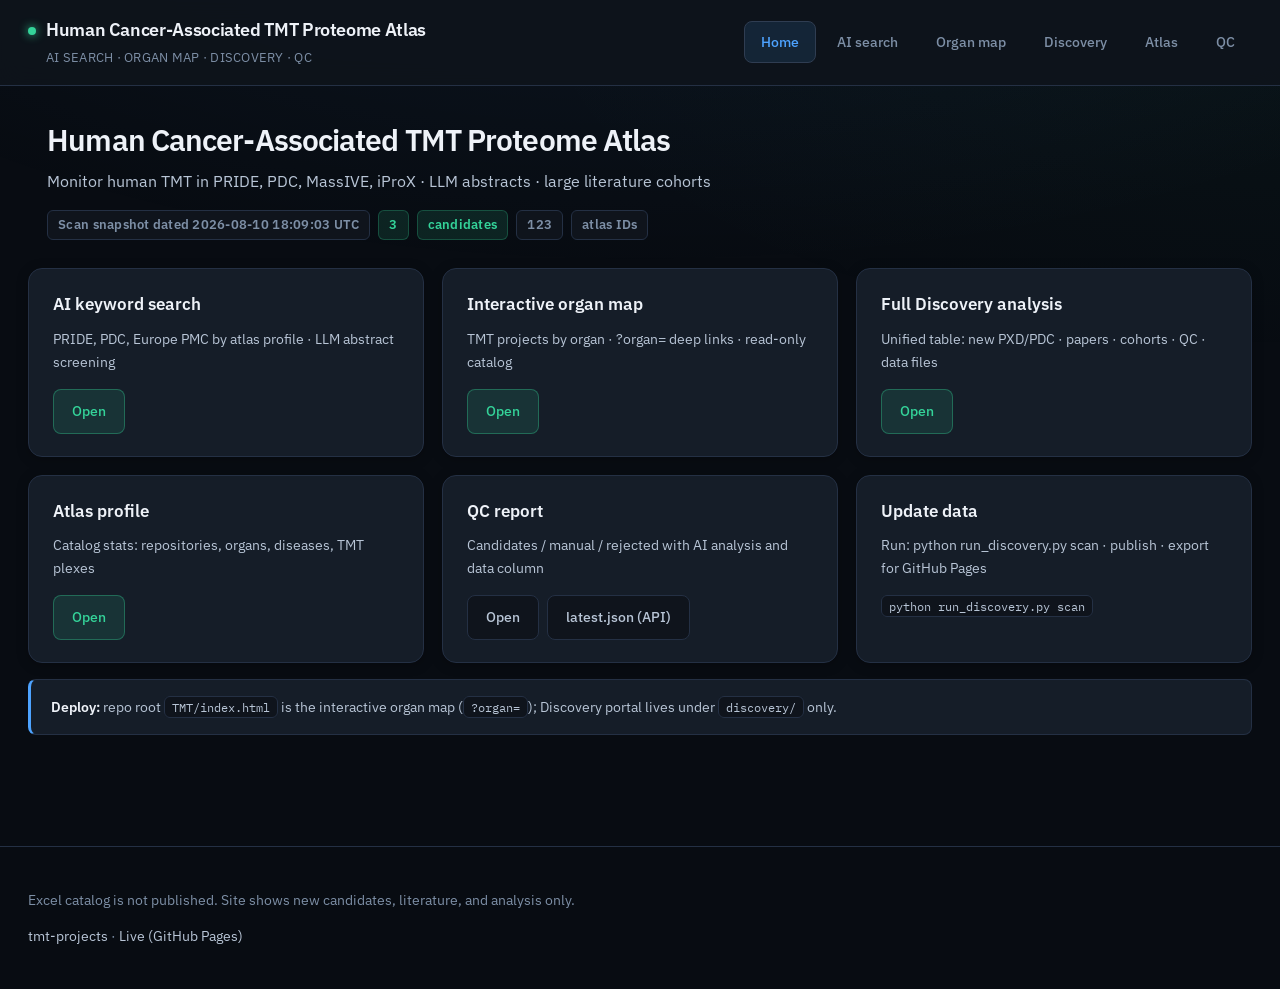
<file: discovery/index.html>
<!DOCTYPE html>
<html lang="en">
<head>
  <meta charset="utf-8"/>
  <meta name="viewport" content="width=device-width, initial-scale=1"/>
  <meta name="description" content="Monitor human TMT in PRIDE, PDC, MassIVE, iProX · LLM abstract screening · large literature cohorts"/>
  <title>Human Cancer-Associated TMT Proteome Atlas</title>
  <link rel="stylesheet" href="assets/theme.css"/>
  <script src="assets/i18n.js?v=20261117-en" defer></script>
</head>
<body>
<header class="site-header">
  <div class="site-header-inner">
    <div class="brand">
      <span class="brand-title" data-i18n="brand_title">Human Cancer-Associated TMT Proteome Atlas</span>
      <span class="brand-sub" data-i18n="brand_sub">AI search · Organ map · Discovery · QC</span>
    </div>
    <nav class="site-nav">
      <a href="index.html" class="active" data-i18n="nav_home">Home</a>
      <a href="ai_search.html" class="" data-i18n="nav_ai">AI search</a>
      <a href="../index.html" class="" data-i18n="nav_map">Organ map</a>
      <a href="discovery.html" class="" data-i18n="nav_discovery">Discovery</a>
      <a href="atlas.html" class="" data-i18n="nav_atlas">Atlas</a>
      <a href="qc.html" class="" data-i18n="nav_qc">QC</a>
    </nav>
    
  </div>
</header>
<main class="site-main">

<div class="page-hero">
  <h1 data-i18n="portal_title">Human Cancer-Associated TMT Proteome Atlas</h1>
  <p class="lead" data-i18n="portal_lead">Monitor human TMT in PRIDE, PDC, MassIVE, iProX · LLM abstract screening · large literature cohorts</p>
  <div class="page-meta"><span class="meta-pill badge badge-muted"><span data-i18n="meta_updated">Updated</span> 2026-08-10 18:09:03 UTC</span><span class="meta-pill badge badge-ok">3</span> <span class="meta-pill badge badge-ok" data-i18n="meta_candidates">candidates</span><span class="meta-pill badge badge-muted">123</span> <span class="meta-pill badge badge-muted" data-i18n="meta_atlas_ids">atlas IDs</span></div>
</div>
<div class="page-content">
  <div class="card-grid">
    
    <div class="card">
      <h2 data-i18n="card_ai_title">AI keyword search</h2>
      <p data-i18n="card_ai_desc">Search PRIDE, PDC, Europe PMC by atlas profile · LLM abstract screening</p>
      <div class="btn-row">
        <a class="btn btn-primary" href="ai_search.html" data-i18n="card_open">Open</a>
        
      </div>
    </div>
    
    <div class="card">
      <h2 data-i18n="card_map_title">Interactive map</h2>
      <p data-i18n="card_map_desc">TMT projects by organ · deep links ?organ= · read-only catalog</p>
      <div class="btn-row">
        <a class="btn btn-primary" href="../index.html" target="_blank" rel="noopener" data-i18n="card_open">Open</a>
        
      </div>
    </div>
    
    <div class="card">
      <h2 data-i18n="card_discovery_title">Full Discovery analysis</h2>
      <p data-i18n="card_discovery_desc">Unified table: new PXD/PDC · papers · cohorts · QC · data files</p>
      <div class="btn-row">
        <a class="btn btn-primary" href="discovery.html" data-i18n="card_open">Open</a>
        
      </div>
    </div>
    
    <div class="card">
      <h2 data-i18n="card_atlas_title">Atlas profile</h2>
      <p data-i18n="card_atlas_desc">Catalog stats: repositories, organs, diseases, TMT plexes</p>
      <div class="btn-row">
        <a class="btn btn-primary" href="atlas.html" data-i18n="card_open">Open</a>
        
      </div>
    </div>
    
    <div class="card">
      <h2 data-i18n="card_qc_title">QC report</h2>
      <p data-i18n="card_qc_desc">Candidates / manual / rejected with LLM analysis and data column</p>
      <div class="btn-row">
        <a class="btn" href="qc.html" data-i18n="card_open">Open</a>
        <a class="btn" href="latest.json" title="JSON API for scripts" data-i18n="card_json">latest.json (API)</a>
      </div>
    </div>
    <div class="card">
      <h2 data-i18n="card_update_title">Update data</h2>
      <p data-i18n="card_update_desc">Run: python run_discovery.py scan · publish · export for GitHub Pages</p>
      <p class="muted"><code>python run_discovery.py scan</code></p>
    </div>
  </div>
  <p class="note muted" style="margin-top:1rem">
    <strong>Deploy:</strong> repo root <code>TMT/index.html</code> is the interactive organ map
    (<code>?organ=</code>); Discovery portal lives under <code>discovery/</code> only.
  </p>
</div>
</main>
<footer class="footer">
  <p data-i18n="footer_policy">Excel catalog is not published. Site shows new candidates, literature, and analysis only.</p>
  <p>
    <a href="https://github.com/arinaatom-cyber/tmt-projects/tree/main/Projects" target="_blank" rel="noopener" data-i18n="footer_projects">tmt-projects</a> ·
    <a href="https://arinaatom-cyber.github.io/TMT/" target="_blank" rel="noopener" data-i18n="footer_live">Live (GitHub Pages)</a>
  </p>
</footer>
</body>
</html>
</file>
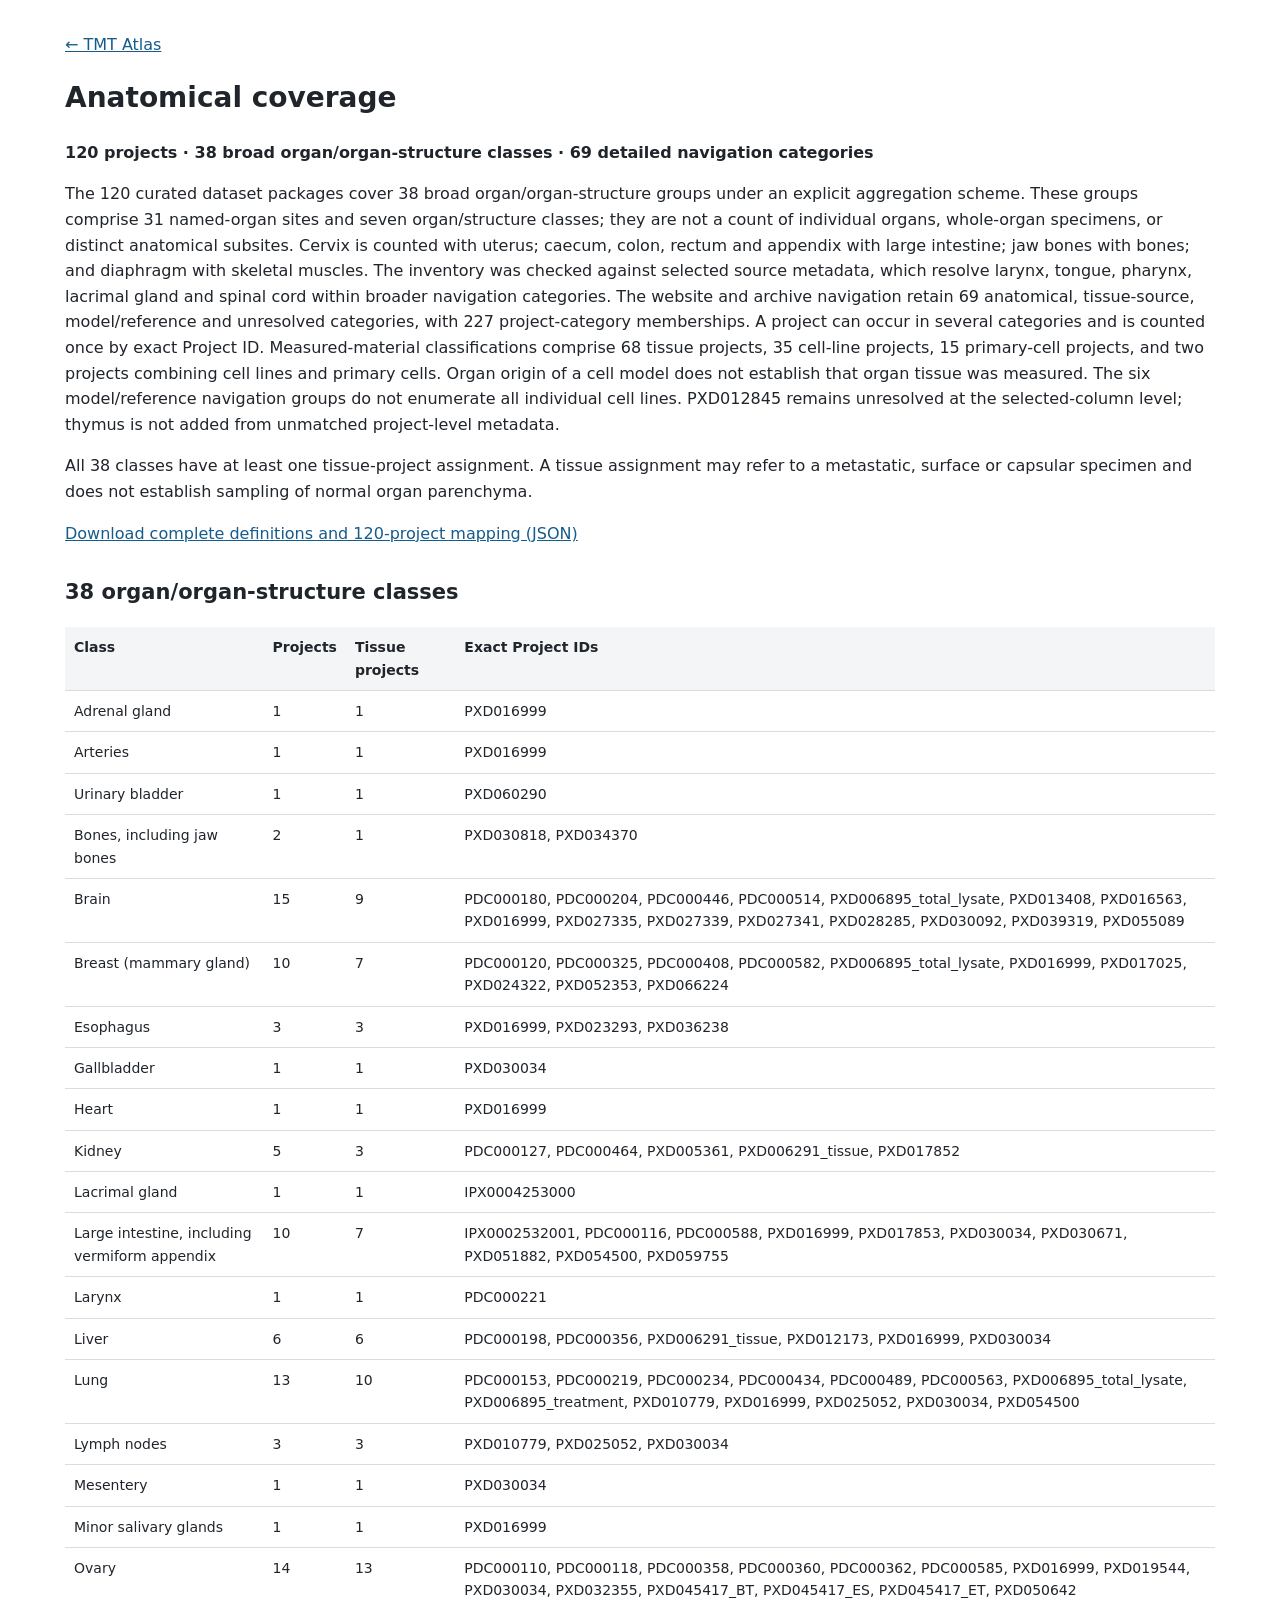
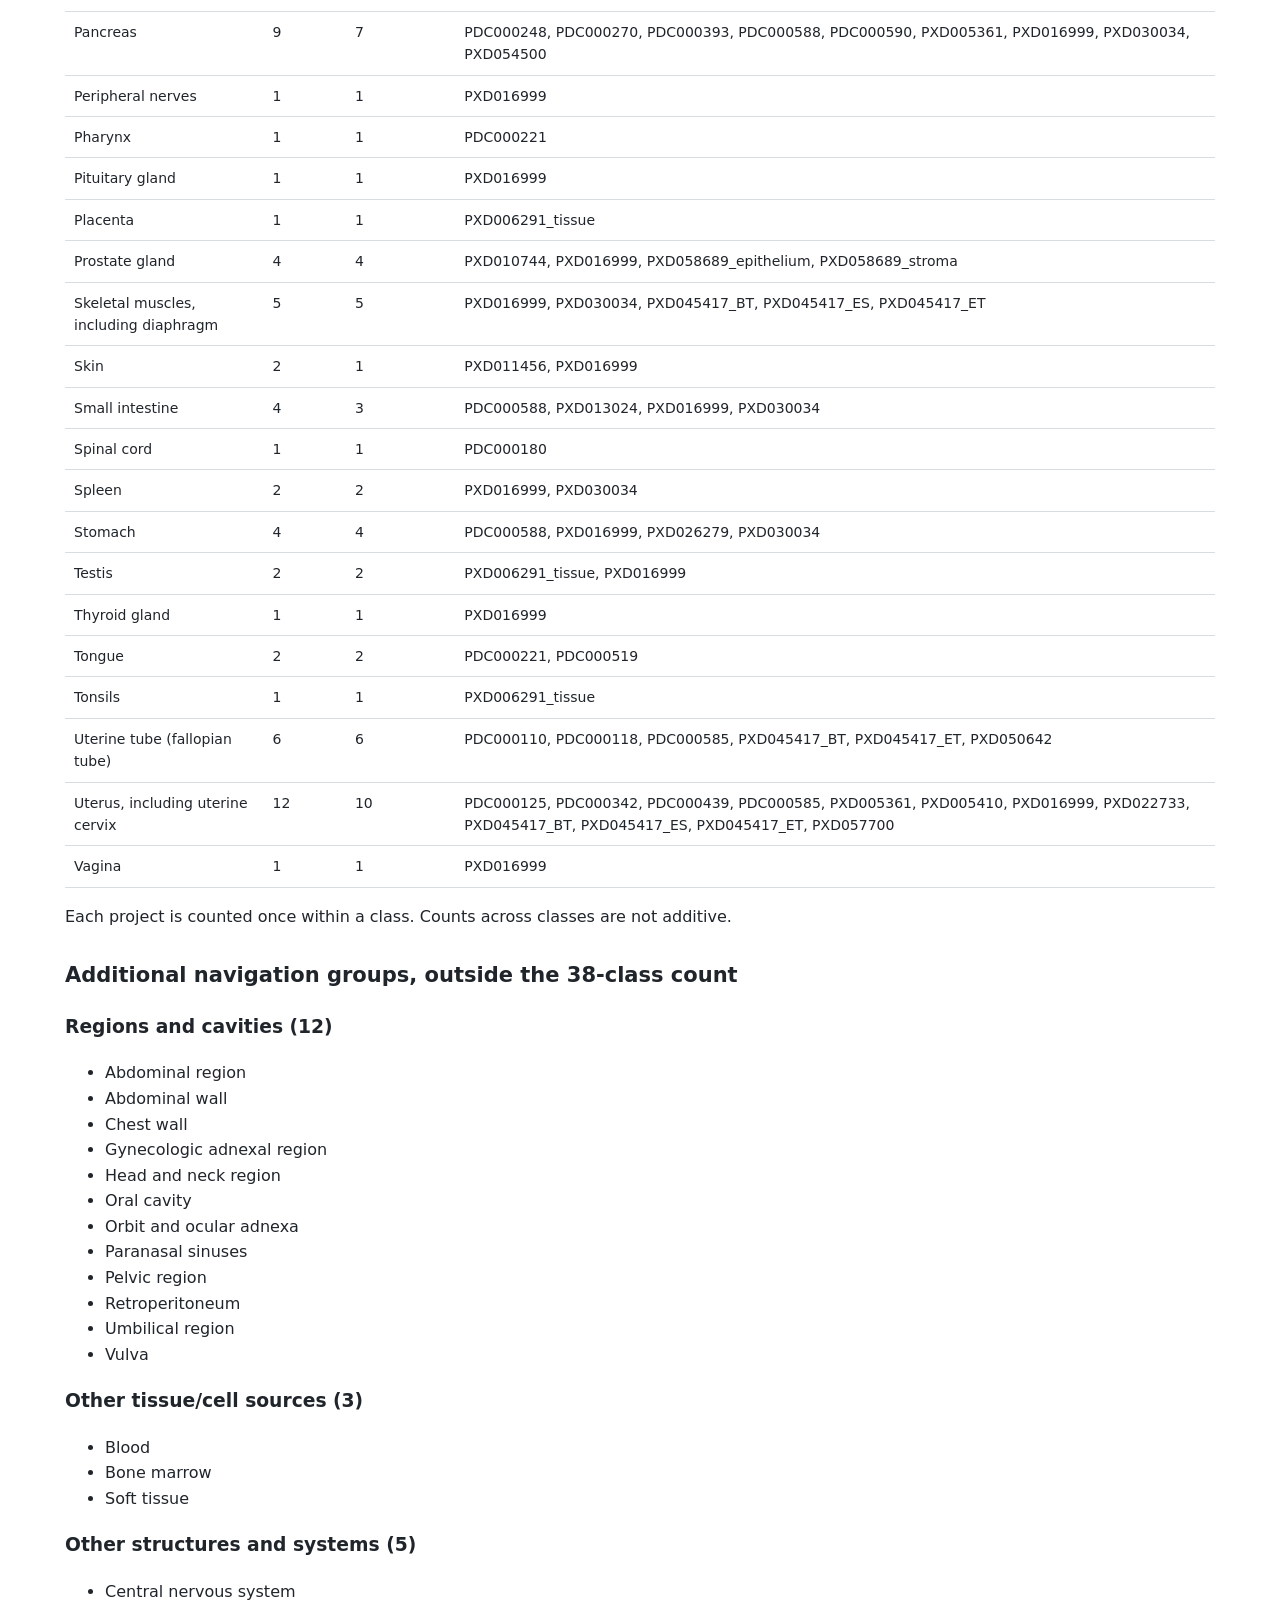
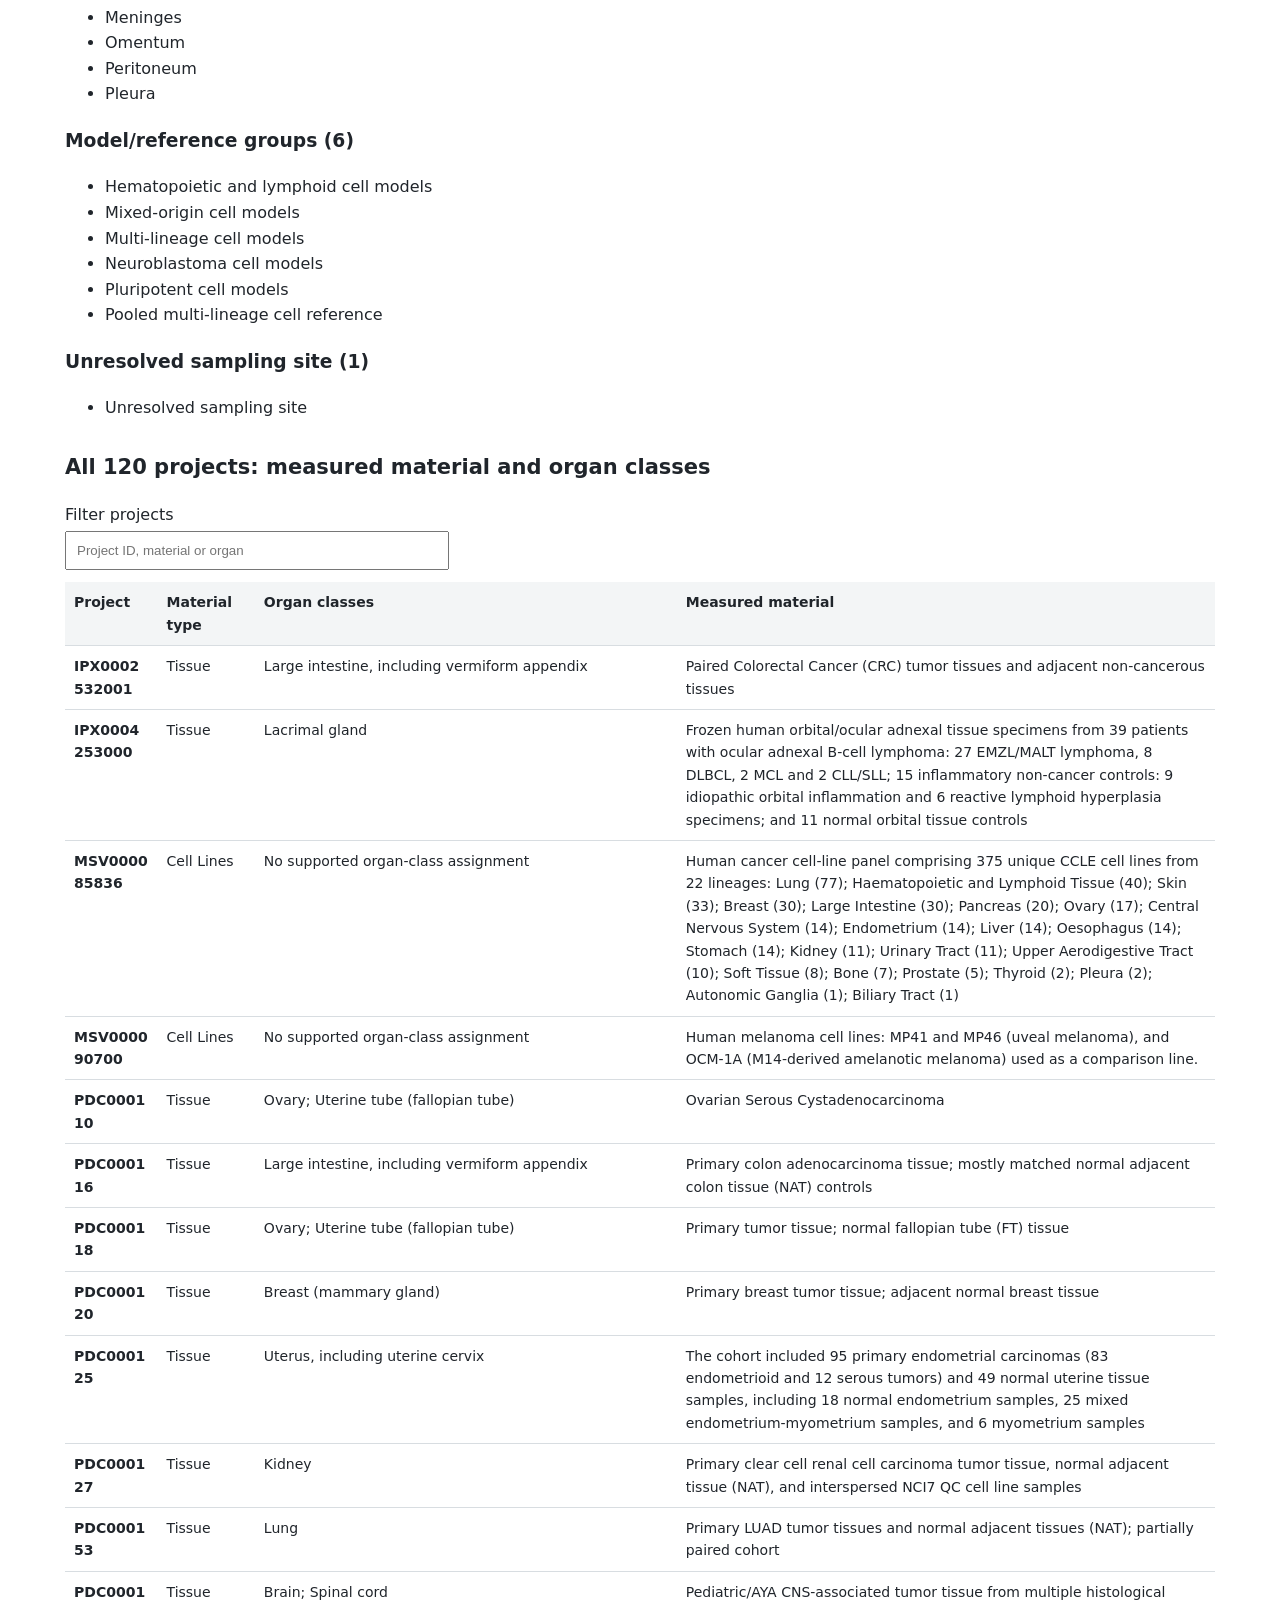
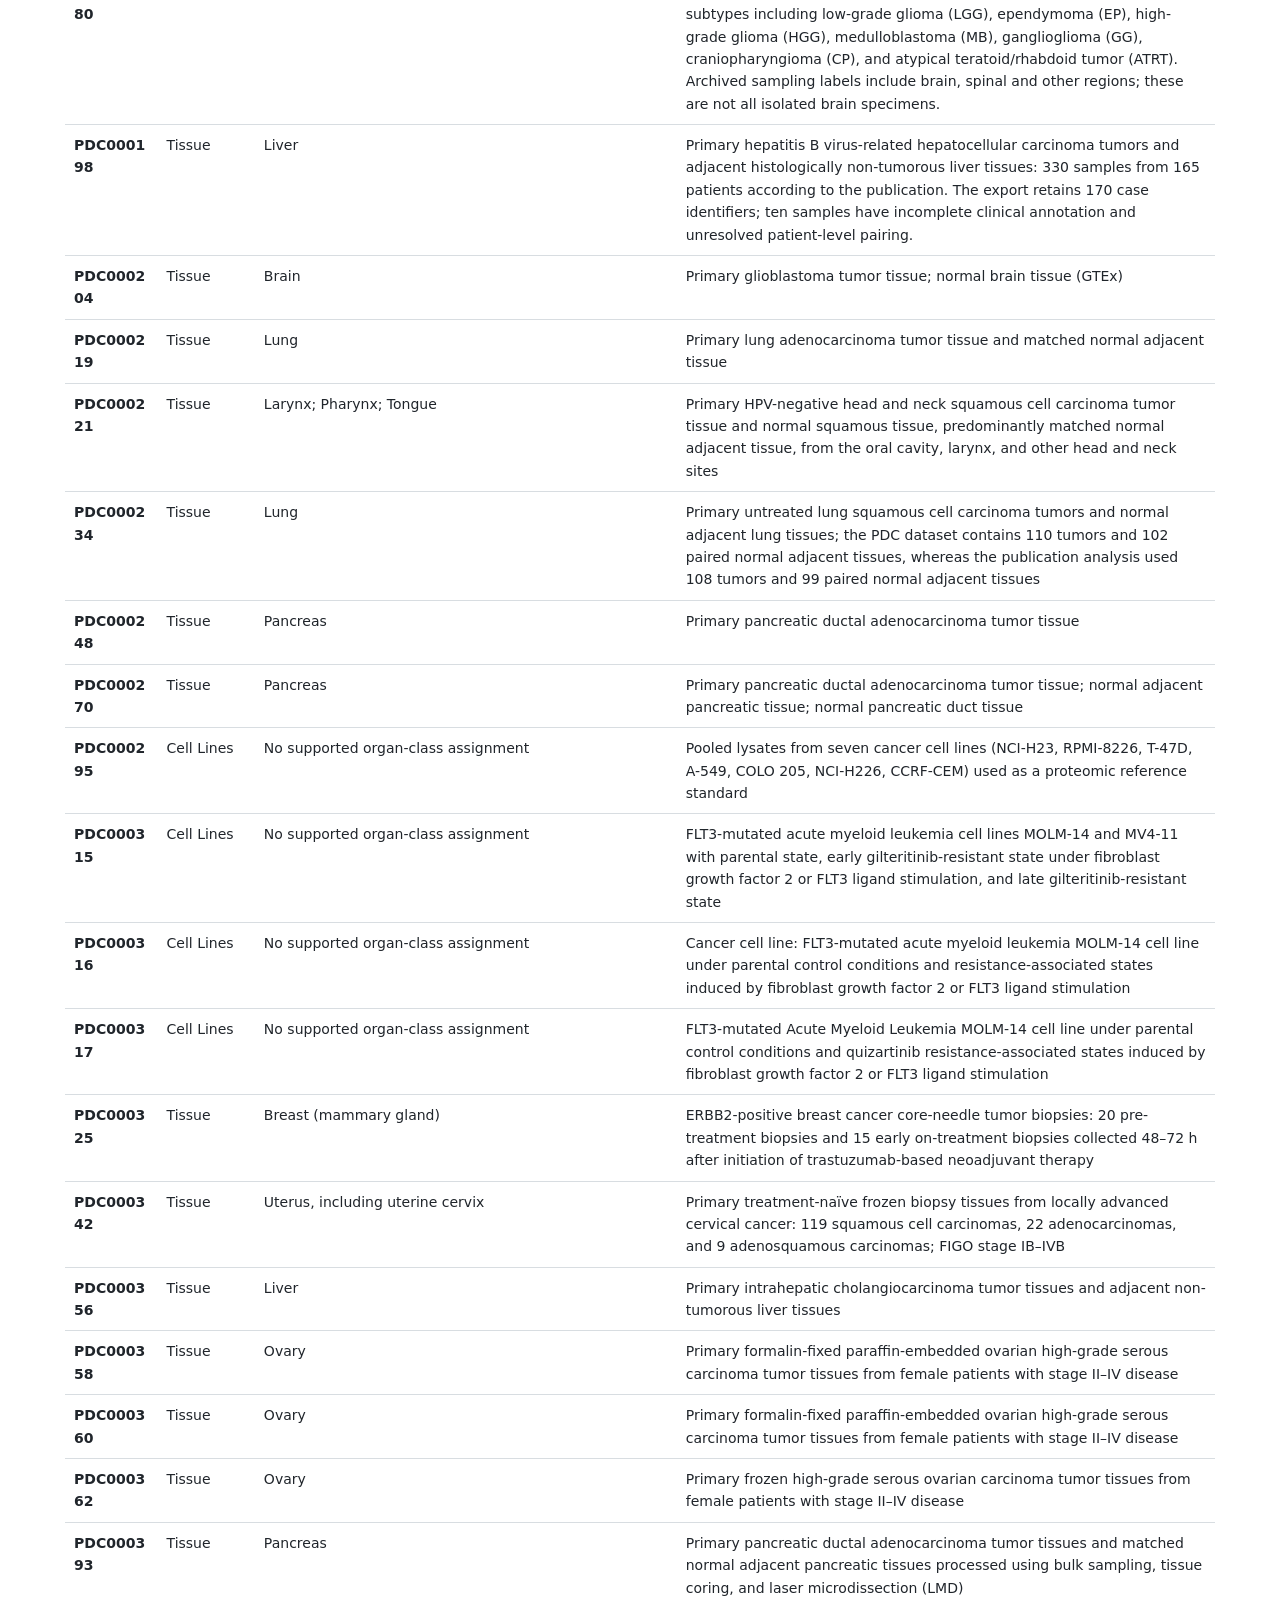
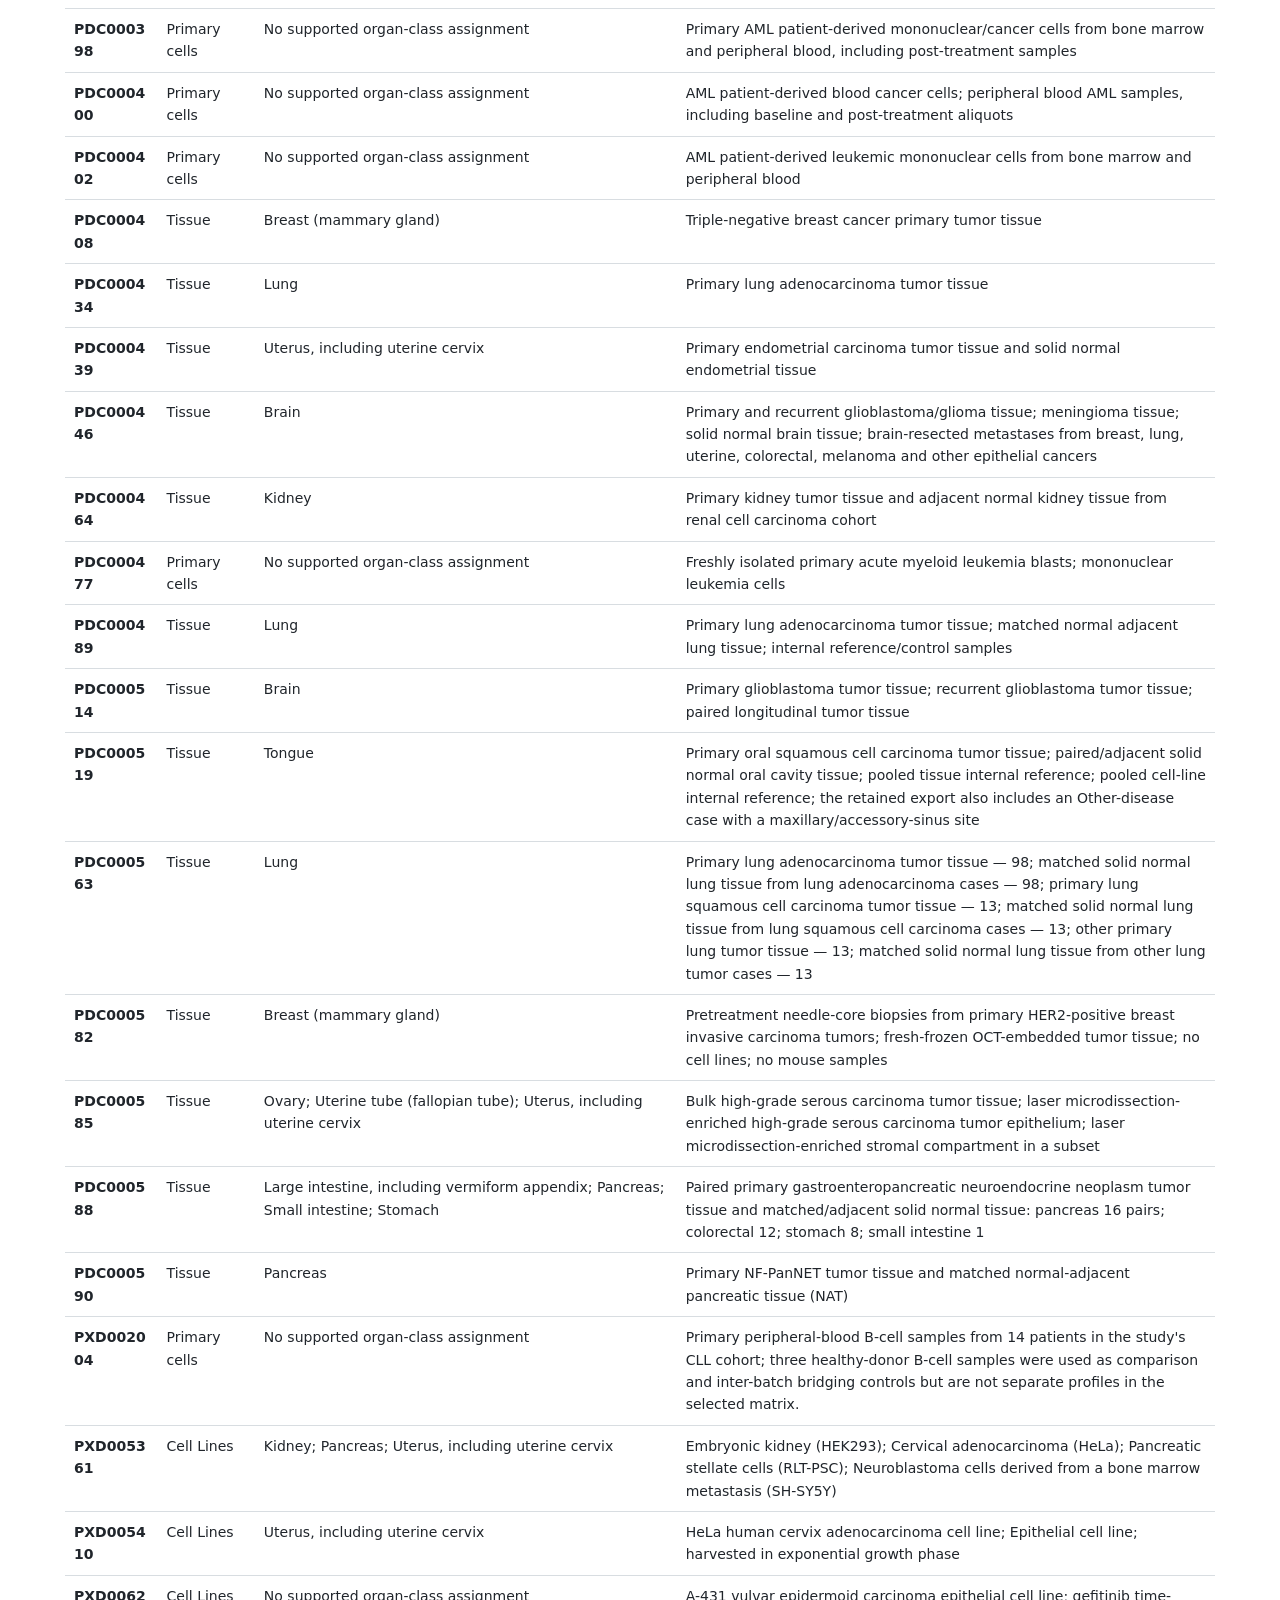
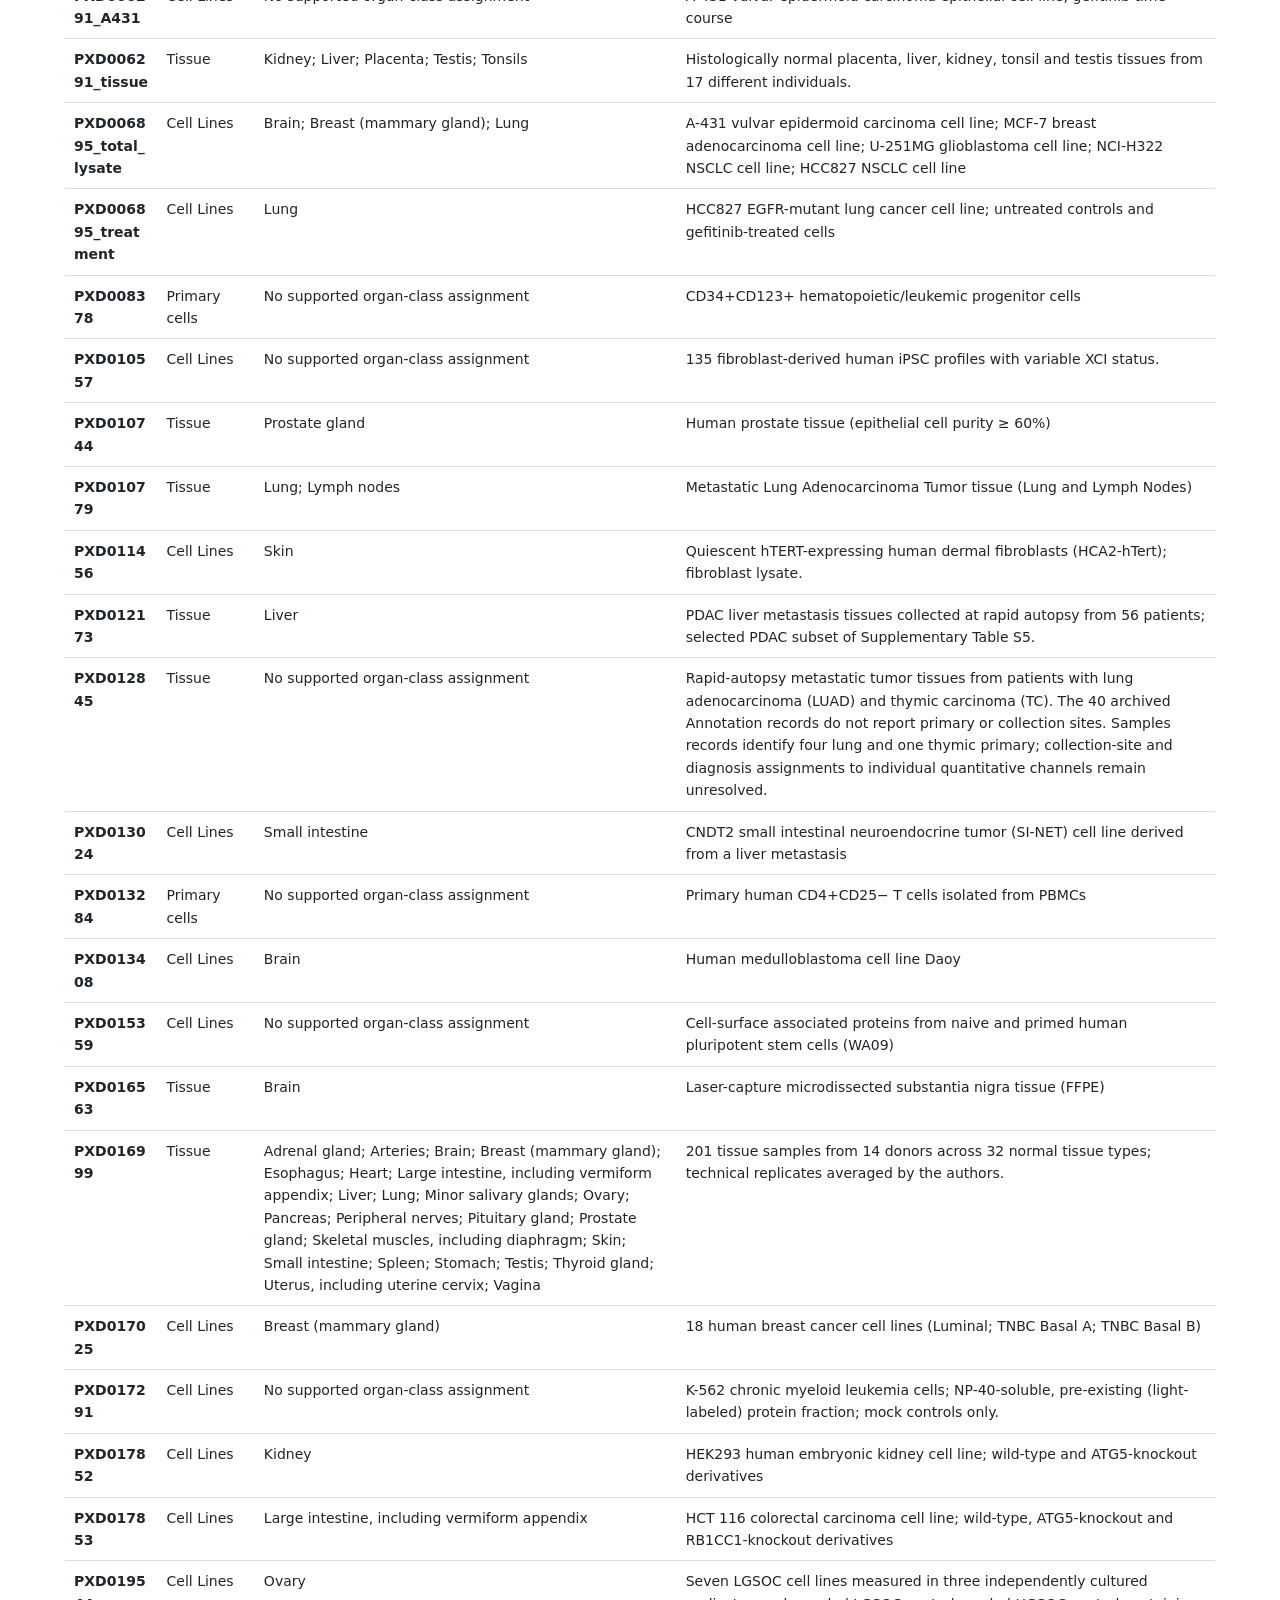
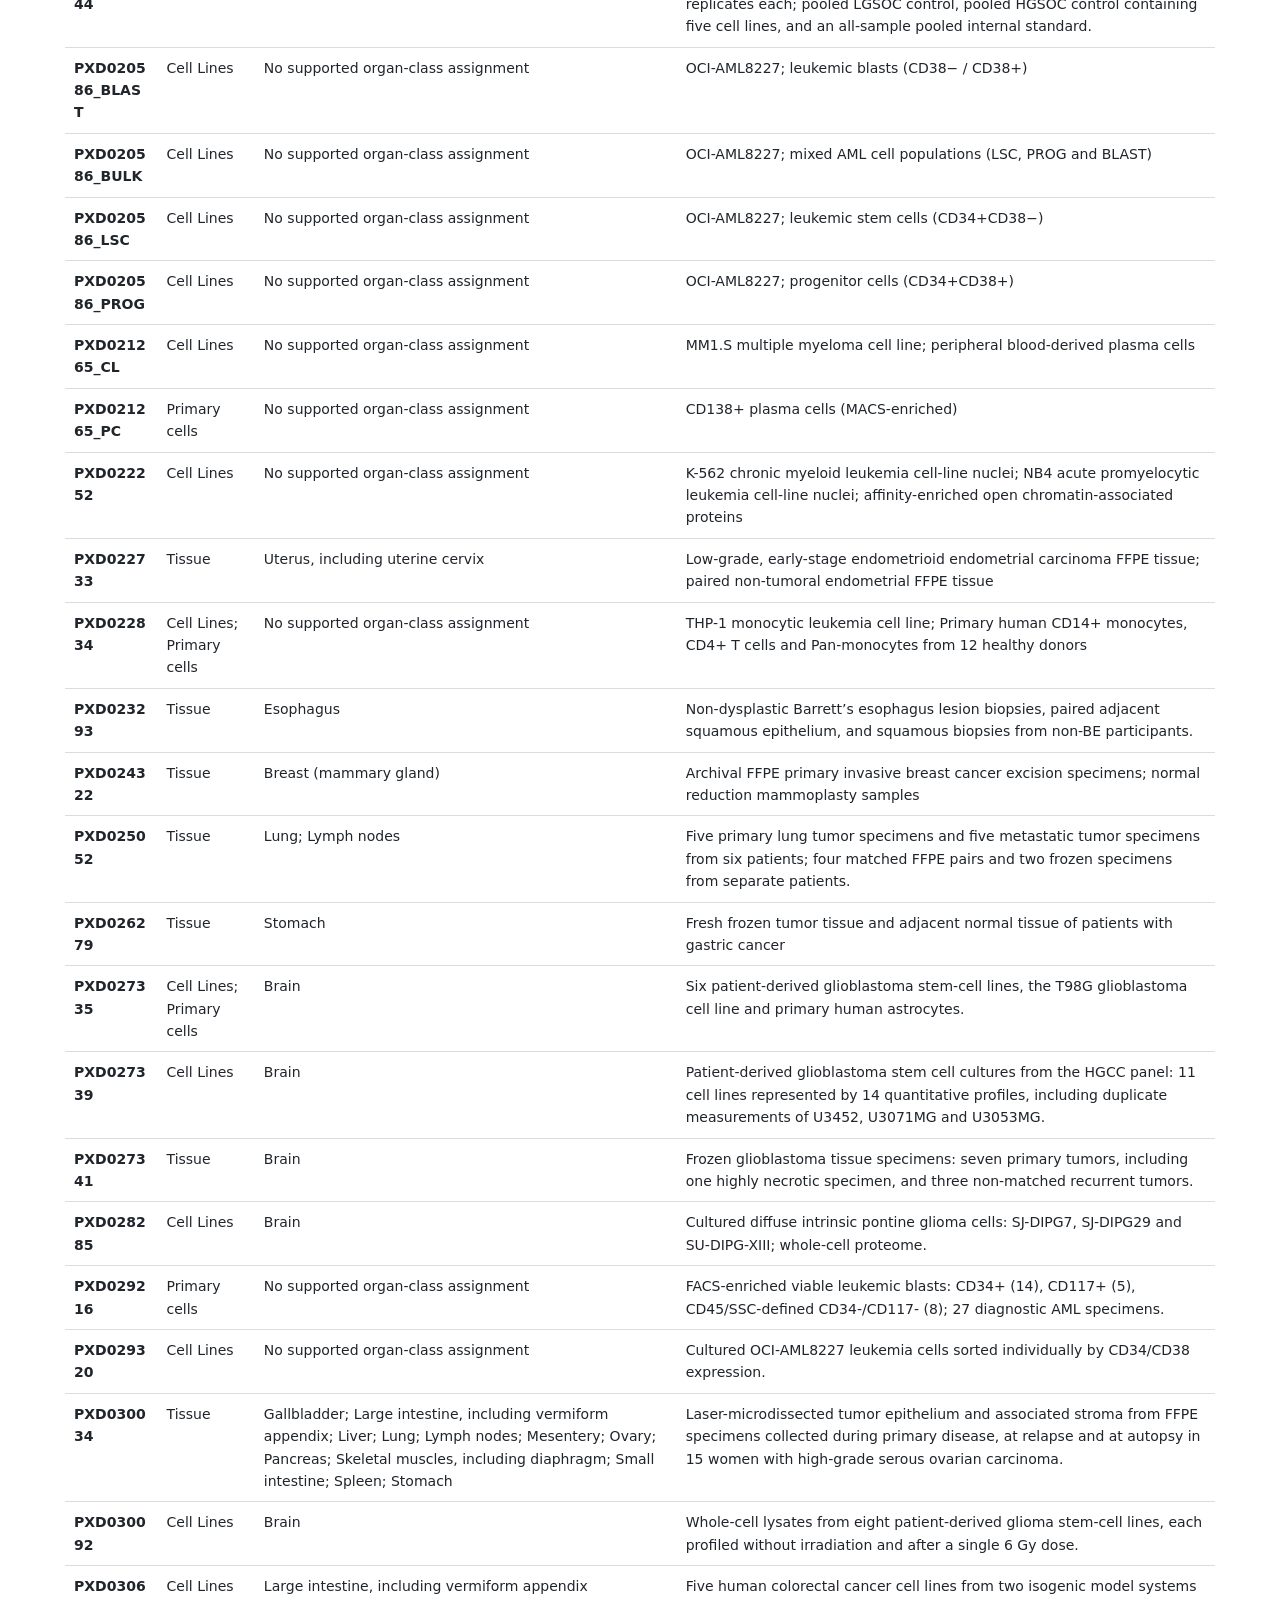
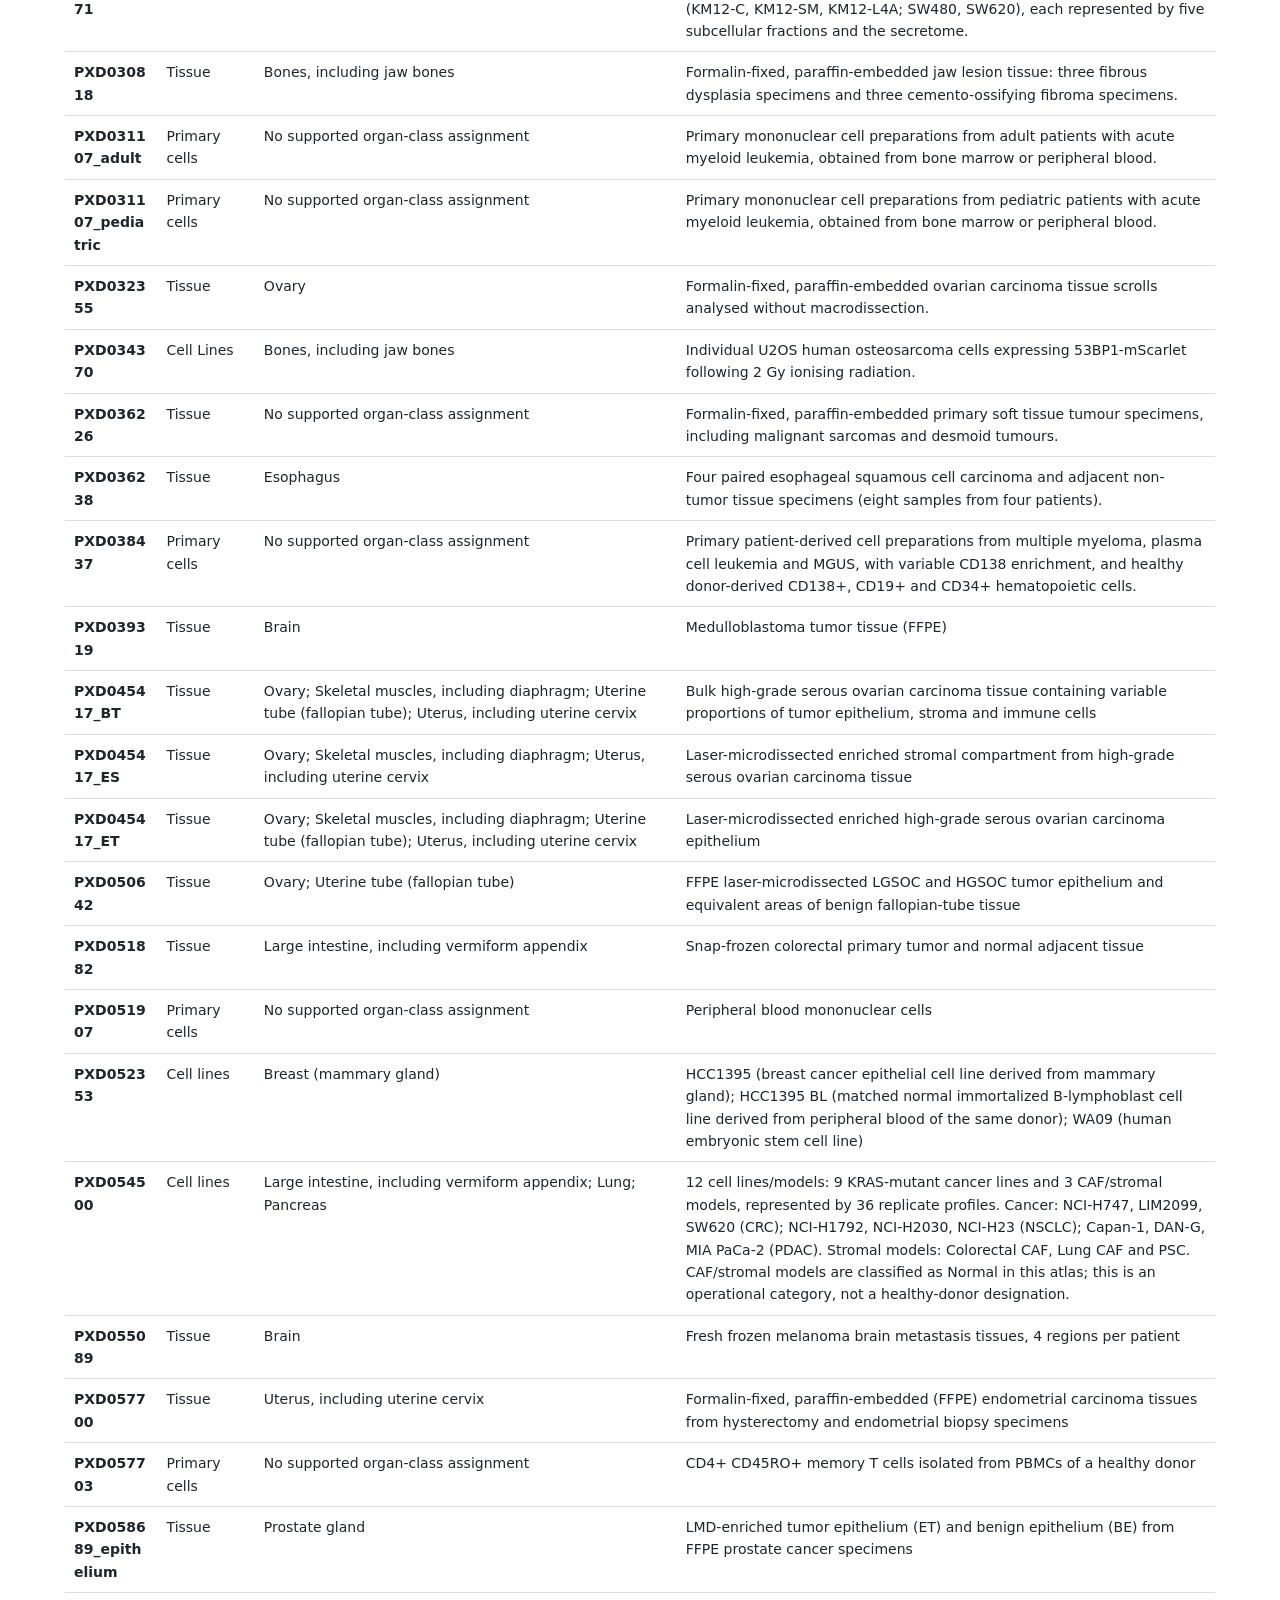
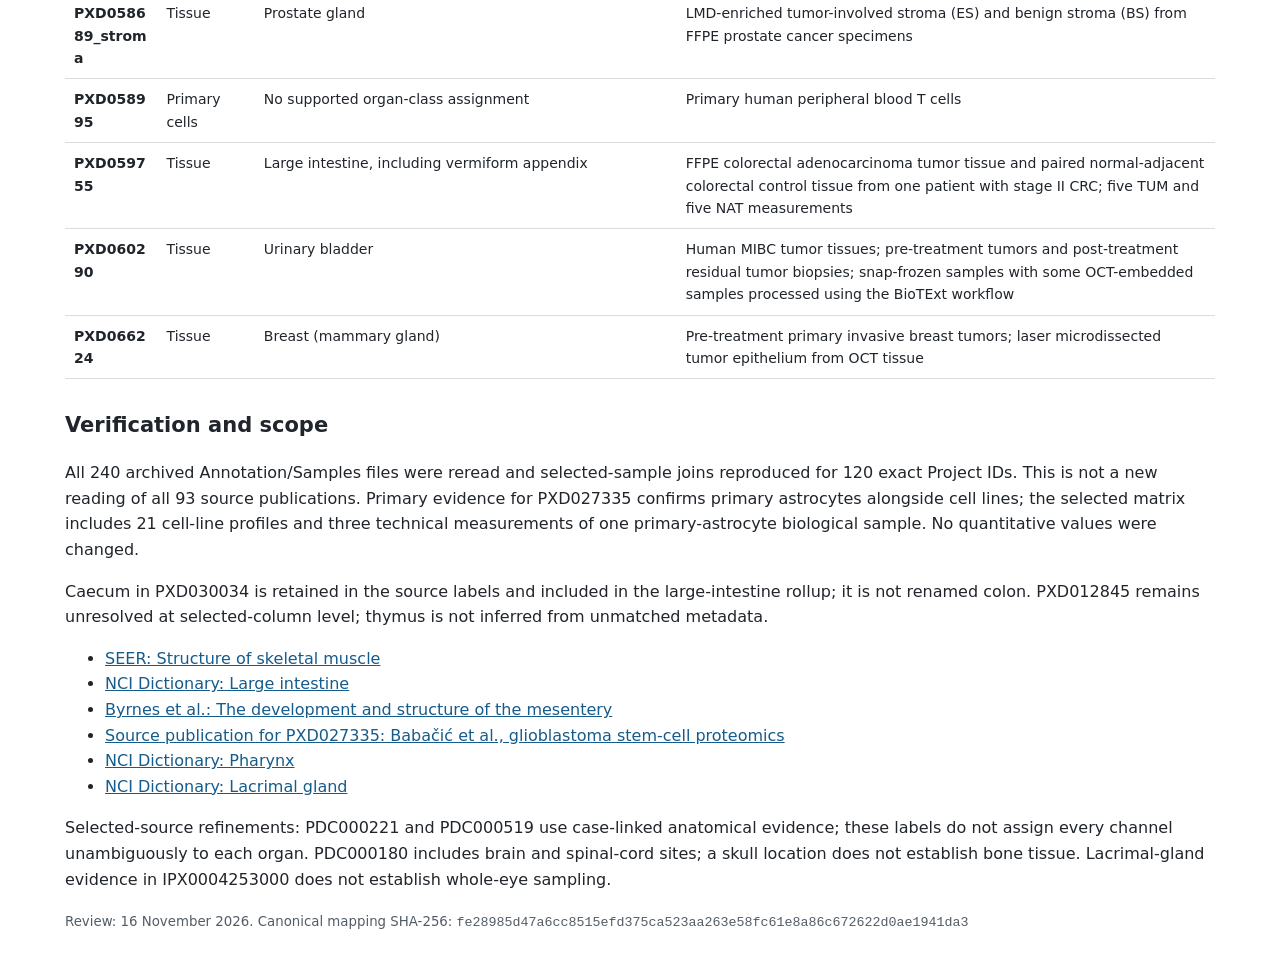
<file: anatomical-coverage.html>
<!doctype html>
<html lang="en">
<head>
  <meta charset="utf-8">
  <meta name="viewport" content="width=device-width, initial-scale=1">
  <title>TMT Atlas — Anatomical coverage</title>
  <style>
    body {
      font: 16px/1.6 system-ui, sans-serif;
      color: #20252b;
      background: #fff;
      max-width: 1150px;
      margin: 32px auto;
      padding: 0 20px;
    }
    header { display: flex; justify-content: space-between; align-items: center; gap: 12px; }
    h1 { font-size: 28px; }
    h2 { font-size: 21px; margin-top: 30px; }
    a { color: #155b8b; }
    table { border-collapse: collapse; width: 100%; font-size: 14px; }
    th, td { text-align: left; padding: 9px; border-bottom: 1px solid #d8dde1; vertical-align: top; }
    thead th { background: #f3f5f6; }
    small { color: #535d67; }
    code { overflow-wrap: anywhere; }
    .table-scroll { overflow-x: auto; }
    tbody th, td { overflow-wrap: anywhere; }
    .search { margin-bottom: 12px; }
    .search label { display: block; margin-bottom: 4px; }
    input { box-sizing: border-box; padding: 10px; width: min(100%, 24rem); }
    @media screen and (max-width: 670px) { table { min-width: 40rem; } }
    @media print {
      .search { display: none; }
      .table-scroll { overflow: visible; }
    }
  </style>
</head>
<body>
  <header>
    <a href="index.html">← TMT Atlas</a>
  </header>
  <main>
<h1>Anatomical coverage</h1>
<p><strong>120 projects · 38 broad organ/organ-structure classes · 69 detailed navigation categories</strong></p>
<p>The 120 curated dataset packages cover 38 broad organ/organ-structure groups under an explicit aggregation scheme. These groups comprise 31 named-organ sites and seven organ/structure classes; they are not a count of individual organs, whole-organ specimens, or distinct anatomical subsites. Cervix is counted with uterus; caecum, colon, rectum and appendix with large intestine; jaw bones with bones; and diaphragm with skeletal muscles. The inventory was checked against selected source metadata, which resolve larynx, tongue, pharynx, lacrimal gland and spinal cord within broader navigation categories. The website and archive navigation retain 69 anatomical, tissue-source, model/reference and unresolved categories, with 227 project-category memberships. A project can occur in several categories and is counted once by exact Project ID. Measured-material classifications comprise 68 tissue projects, 35 cell-line projects, 15 primary-cell projects, and two projects combining cell lines and primary cells. Organ origin of a cell model does not establish that organ tissue was measured. The six model/reference navigation groups do not enumerate all individual cell lines. PXD012845 remains unresolved at the selected-column level; thymus is not added from unmatched project-level metadata.</p>
<p>All 38 classes have at least one tissue-project assignment. A tissue assignment may refer to a metastatic, surface or capsular specimen and does not establish sampling of normal organ parenchyma.</p>
<p><a href="data/anatomical-coverage.json">Download complete definitions and 120-project mapping (JSON)</a></p>
<h2>38 organ/organ-structure classes</h2>
<div class="table-scroll"><table><thead><tr><th>Class</th><th>Projects</th><th>Tissue projects</th><th>Exact Project IDs</th></tr></thead><tbody>
<tr><td>Adrenal gland</td><td>1</td><td>1</td><td>PXD016999</td></tr>
<tr><td>Arteries</td><td>1</td><td>1</td><td>PXD016999</td></tr>
<tr><td>Urinary bladder</td><td>1</td><td>1</td><td>PXD060290</td></tr>
<tr><td>Bones, including jaw bones</td><td>2</td><td>1</td><td>PXD030818, PXD034370</td></tr>
<tr><td>Brain</td><td>15</td><td>9</td><td>PDC000180, PDC000204, PDC000446, PDC000514, PXD006895_total_lysate, PXD013408, PXD016563, PXD016999, PXD027335, PXD027339, PXD027341, PXD028285, PXD030092, PXD039319, PXD055089</td></tr>
<tr><td>Breast (mammary gland)</td><td>10</td><td>7</td><td>PDC000120, PDC000325, PDC000408, PDC000582, PXD006895_total_lysate, PXD016999, PXD017025, PXD024322, PXD052353, PXD066224</td></tr>
<tr><td>Esophagus</td><td>3</td><td>3</td><td>PXD016999, PXD023293, PXD036238</td></tr>
<tr><td>Gallbladder</td><td>1</td><td>1</td><td>PXD030034</td></tr>
<tr><td>Heart</td><td>1</td><td>1</td><td>PXD016999</td></tr>
<tr><td>Kidney</td><td>5</td><td>3</td><td>PDC000127, PDC000464, PXD005361, PXD006291_tissue, PXD017852</td></tr>
<tr><td>Lacrimal gland</td><td>1</td><td>1</td><td>IPX0004253000</td></tr>
<tr><td>Large intestine, including vermiform appendix</td><td>10</td><td>7</td><td>IPX0002532001, PDC000116, PDC000588, PXD016999, PXD017853, PXD030034, PXD030671, PXD051882, PXD054500, PXD059755</td></tr>
<tr><td>Larynx</td><td>1</td><td>1</td><td>PDC000221</td></tr>
<tr><td>Liver</td><td>6</td><td>6</td><td>PDC000198, PDC000356, PXD006291_tissue, PXD012173, PXD016999, PXD030034</td></tr>
<tr><td>Lung</td><td>13</td><td>10</td><td>PDC000153, PDC000219, PDC000234, PDC000434, PDC000489, PDC000563, PXD006895_total_lysate, PXD006895_treatment, PXD010779, PXD016999, PXD025052, PXD030034, PXD054500</td></tr>
<tr><td>Lymph nodes</td><td>3</td><td>3</td><td>PXD010779, PXD025052, PXD030034</td></tr>
<tr><td>Mesentery</td><td>1</td><td>1</td><td>PXD030034</td></tr>
<tr><td>Minor salivary glands</td><td>1</td><td>1</td><td>PXD016999</td></tr>
<tr><td>Ovary</td><td>14</td><td>13</td><td>PDC000110, PDC000118, PDC000358, PDC000360, PDC000362, PDC000585, PXD016999, PXD019544, PXD030034, PXD032355, PXD045417_BT, PXD045417_ES, PXD045417_ET, PXD050642</td></tr>
<tr><td>Pancreas</td><td>9</td><td>7</td><td>PDC000248, PDC000270, PDC000393, PDC000588, PDC000590, PXD005361, PXD016999, PXD030034, PXD054500</td></tr>
<tr><td>Peripheral nerves</td><td>1</td><td>1</td><td>PXD016999</td></tr>
<tr><td>Pharynx</td><td>1</td><td>1</td><td>PDC000221</td></tr>
<tr><td>Pituitary gland</td><td>1</td><td>1</td><td>PXD016999</td></tr>
<tr><td>Placenta</td><td>1</td><td>1</td><td>PXD006291_tissue</td></tr>
<tr><td>Prostate gland</td><td>4</td><td>4</td><td>PXD010744, PXD016999, PXD058689_epithelium, PXD058689_stroma</td></tr>
<tr><td>Skeletal muscles, including diaphragm</td><td>5</td><td>5</td><td>PXD016999, PXD030034, PXD045417_BT, PXD045417_ES, PXD045417_ET</td></tr>
<tr><td>Skin</td><td>2</td><td>1</td><td>PXD011456, PXD016999</td></tr>
<tr><td>Small intestine</td><td>4</td><td>3</td><td>PDC000588, PXD013024, PXD016999, PXD030034</td></tr>
<tr><td>Spinal cord</td><td>1</td><td>1</td><td>PDC000180</td></tr>
<tr><td>Spleen</td><td>2</td><td>2</td><td>PXD016999, PXD030034</td></tr>
<tr><td>Stomach</td><td>4</td><td>4</td><td>PDC000588, PXD016999, PXD026279, PXD030034</td></tr>
<tr><td>Testis</td><td>2</td><td>2</td><td>PXD006291_tissue, PXD016999</td></tr>
<tr><td>Thyroid gland</td><td>1</td><td>1</td><td>PXD016999</td></tr>
<tr><td>Tongue</td><td>2</td><td>2</td><td>PDC000221, PDC000519</td></tr>
<tr><td>Tonsils</td><td>1</td><td>1</td><td>PXD006291_tissue</td></tr>
<tr><td>Uterine tube (fallopian tube)</td><td>6</td><td>6</td><td>PDC000110, PDC000118, PDC000585, PXD045417_BT, PXD045417_ET, PXD050642</td></tr>
<tr><td>Uterus, including uterine cervix</td><td>12</td><td>10</td><td>PDC000125, PDC000342, PDC000439, PDC000585, PXD005361, PXD005410, PXD016999, PXD022733, PXD045417_BT, PXD045417_ES, PXD045417_ET, PXD057700</td></tr>
<tr><td>Vagina</td><td>1</td><td>1</td><td>PXD016999</td></tr>
</tbody></table></div>
<p>Each project is counted once within a class. Counts across classes are not additive.</p>
<h2>Additional navigation groups, outside the 38-class count</h2>
<h3>Regions and cavities (12)</h3><ul>
<li>Abdominal region</li>
<li>Abdominal wall</li>
<li>Chest wall</li>
<li>Gynecologic adnexal region</li>
<li>Head and neck region</li>
<li>Oral cavity</li>
<li>Orbit and ocular adnexa</li>
<li>Paranasal sinuses</li>
<li>Pelvic region</li>
<li>Retroperitoneum</li>
<li>Umbilical region</li>
<li>Vulva</li>
</ul>
<h3>Other tissue/cell sources (3)</h3><ul>
<li>Blood</li>
<li>Bone marrow</li>
<li>Soft tissue</li>
</ul>
<h3>Other structures and systems (5)</h3><ul>
<li>Central nervous system</li>
<li>Meninges</li>
<li>Omentum</li>
<li>Peritoneum</li>
<li>Pleura</li>
</ul>
<h3>Model/reference groups (6)</h3><ul>
<li>Hematopoietic and lymphoid cell models</li>
<li>Mixed-origin cell models</li>
<li>Multi-lineage cell models</li>
<li>Neuroblastoma cell models</li>
<li>Pluripotent cell models</li>
<li>Pooled multi-lineage cell reference</li>
</ul>
<h3>Unresolved sampling site (1)</h3><ul>
<li>Unresolved sampling site</li>
</ul>
<h2>All 120 projects: measured material and organ classes</h2>
<div class="search"><label for="search">Filter projects</label><input id="search" type="search" placeholder="Project ID, material or organ"></div>
<div class="table-scroll"><table id="projects"><thead><tr><th>Project</th><th>Material type</th><th>Organ classes</th><th>Measured material</th></tr></thead><tbody>
<tr><th scope="row">IPX0002532001</th><td>Tissue</td><td>Large intestine, including vermiform appendix</td><td>Paired Colorectal Cancer (CRC) tumor tissues and adjacent non-cancerous tissues</td></tr>
<tr><th scope="row">IPX0004253000</th><td>Tissue</td><td>Lacrimal gland</td><td>Frozen human orbital/ocular adnexal tissue specimens from 39 patients with ocular adnexal B-cell lymphoma: 27 EMZL/MALT lymphoma, 8 DLBCL, 2 MCL and 2 CLL/SLL; 15 inflammatory non-cancer controls: 9 idiopathic orbital inflammation and 6 reactive lymphoid hyperplasia specimens; and 11 normal orbital tissue controls</td></tr>
<tr><th scope="row">MSV000085836</th><td>Cell Lines</td><td>No supported organ-class assignment</td><td>Human cancer cell-line panel comprising 375 unique CCLE cell lines from 22 lineages: Lung (77); Haematopoietic and Lymphoid Tissue (40); Skin (33); Breast (30); Large Intestine (30); Pancreas (20); Ovary (17); Central Nervous System (14); Endometrium (14); Liver (14); Oesophagus (14); Stomach (14); Kidney (11); Urinary Tract (11); Upper Aerodigestive Tract (10); Soft Tissue (8); Bone (7); Prostate (5); Thyroid (2); Pleura (2); Autonomic Ganglia (1); Biliary Tract (1)</td></tr>
<tr><th scope="row">MSV000090700</th><td>Cell Lines</td><td>No supported organ-class assignment</td><td>Human melanoma cell lines: MP41 and MP46 (uveal melanoma), and OCM-1A (M14-derived amelanotic melanoma) used as a comparison line.</td></tr>
<tr><th scope="row">PDC000110</th><td>Tissue</td><td>Ovary; Uterine tube (fallopian tube)</td><td>Ovarian Serous Cystadenocarcinoma</td></tr>
<tr><th scope="row">PDC000116</th><td>Tissue</td><td>Large intestine, including vermiform appendix</td><td>Primary colon adenocarcinoma tissue; mostly matched normal adjacent colon tissue (NAT) controls</td></tr>
<tr><th scope="row">PDC000118</th><td>Tissue</td><td>Ovary; Uterine tube (fallopian tube)</td><td>Primary tumor tissue; normal fallopian tube (FT) tissue</td></tr>
<tr><th scope="row">PDC000120</th><td>Tissue</td><td>Breast (mammary gland)</td><td>Primary breast tumor tissue; adjacent normal breast tissue</td></tr>
<tr><th scope="row">PDC000125</th><td>Tissue</td><td>Uterus, including uterine cervix</td><td>The cohort included 95 primary endometrial carcinomas (83 endometrioid and 12 serous tumors) and 49 normal uterine tissue samples, including 18 normal endometrium samples, 25 mixed endometrium-myometrium samples, and 6 myometrium samples</td></tr>
<tr><th scope="row">PDC000127</th><td>Tissue</td><td>Kidney</td><td>Primary clear cell renal cell carcinoma tumor tissue, normal adjacent tissue (NAT), and interspersed NCI7 QC cell line samples</td></tr>
<tr><th scope="row">PDC000153</th><td>Tissue</td><td>Lung</td><td>Primary LUAD tumor tissues and normal adjacent tissues (NAT); partially paired cohort</td></tr>
<tr><th scope="row">PDC000180</th><td>Tissue</td><td>Brain; Spinal cord</td><td>Pediatric/AYA CNS-associated tumor tissue from multiple histological subtypes including low-grade glioma (LGG), ependymoma (EP), high-grade glioma (HGG), medulloblastoma (MB), ganglioglioma (GG), craniopharyngioma (CP), and atypical teratoid/rhabdoid tumor (ATRT). Archived sampling labels include brain, spinal and other regions; these are not all isolated brain specimens.</td></tr>
<tr><th scope="row">PDC000198</th><td>Tissue</td><td>Liver</td><td>Primary hepatitis B virus-related hepatocellular carcinoma tumors and adjacent histologically non-tumorous liver tissues: 330 samples from 165 patients according to the publication. The export retains 170 case identifiers; ten samples have incomplete clinical annotation and unresolved patient-level pairing.</td></tr>
<tr><th scope="row">PDC000204</th><td>Tissue</td><td>Brain</td><td>Primary glioblastoma tumor tissue; normal brain tissue (GTEx)</td></tr>
<tr><th scope="row">PDC000219</th><td>Tissue</td><td>Lung</td><td>Primary lung adenocarcinoma tumor tissue and matched normal adjacent tissue</td></tr>
<tr><th scope="row">PDC000221</th><td>Tissue</td><td>Larynx; Pharynx; Tongue</td><td>Primary HPV-negative head and neck squamous cell carcinoma tumor tissue and normal squamous tissue, predominantly matched normal adjacent tissue, from the oral cavity, larynx, and other head and neck sites</td></tr>
<tr><th scope="row">PDC000234</th><td>Tissue</td><td>Lung</td><td>Primary untreated lung squamous cell carcinoma tumors and normal adjacent lung tissues; the PDC dataset contains 110 tumors and 102 paired normal adjacent tissues, whereas the publication analysis used 108 tumors and 99 paired normal adjacent tissues</td></tr>
<tr><th scope="row">PDC000248</th><td>Tissue</td><td>Pancreas</td><td>Primary pancreatic ductal adenocarcinoma tumor tissue</td></tr>
<tr><th scope="row">PDC000270</th><td>Tissue</td><td>Pancreas</td><td>Primary pancreatic ductal adenocarcinoma tumor tissue; normal adjacent pancreatic tissue; normal pancreatic duct tissue</td></tr>
<tr><th scope="row">PDC000295</th><td>Cell Lines</td><td>No supported organ-class assignment</td><td>Pooled lysates from seven cancer cell lines (NCI-H23, RPMI-8226, T-47D, A-549, COLO 205, NCI-H226, CCRF-CEM) used as a proteomic reference standard</td></tr>
<tr><th scope="row">PDC000315</th><td>Cell Lines</td><td>No supported organ-class assignment</td><td>FLT3-mutated acute myeloid leukemia cell lines MOLM-14 and MV4-11 with parental state, early gilteritinib-resistant state under fibroblast growth factor 2 or FLT3 ligand stimulation, and late gilteritinib-resistant state</td></tr>
<tr><th scope="row">PDC000316</th><td>Cell Lines</td><td>No supported organ-class assignment</td><td>Cancer cell line: FLT3-mutated acute myeloid leukemia MOLM-14 cell line under parental control conditions and resistance-associated states induced by fibroblast growth factor 2 or FLT3 ligand stimulation</td></tr>
<tr><th scope="row">PDC000317</th><td>Cell Lines</td><td>No supported organ-class assignment</td><td>FLT3-mutated Acute Myeloid Leukemia MOLM-14 cell line under parental control conditions and quizartinib resistance-associated states induced by fibroblast growth factor 2 or FLT3 ligand stimulation</td></tr>
<tr><th scope="row">PDC000325</th><td>Tissue</td><td>Breast (mammary gland)</td><td>ERBB2-positive breast cancer core-needle tumor biopsies: 20 pre-treatment biopsies and 15 early on-treatment biopsies collected 48–72 h after initiation of trastuzumab-based neoadjuvant therapy</td></tr>
<tr><th scope="row">PDC000342</th><td>Tissue</td><td>Uterus, including uterine cervix</td><td>Primary treatment-naïve frozen biopsy tissues from locally advanced cervical cancer: 119 squamous cell carcinomas, 22 adenocarcinomas, and 9 adenosquamous carcinomas; FIGO stage IB–IVB</td></tr>
<tr><th scope="row">PDC000356</th><td>Tissue</td><td>Liver</td><td>Primary intrahepatic cholangiocarcinoma tumor tissues and adjacent non-tumorous liver tissues</td></tr>
<tr><th scope="row">PDC000358</th><td>Tissue</td><td>Ovary</td><td>Primary formalin-fixed paraffin-embedded ovarian high-grade serous carcinoma tumor tissues from female patients with stage II–IV disease</td></tr>
<tr><th scope="row">PDC000360</th><td>Tissue</td><td>Ovary</td><td>Primary formalin-fixed paraffin-embedded ovarian high-grade serous carcinoma tumor tissues from female patients with stage II–IV disease</td></tr>
<tr><th scope="row">PDC000362</th><td>Tissue</td><td>Ovary</td><td>Primary frozen high-grade serous ovarian carcinoma tumor tissues from female patients with stage II–IV disease</td></tr>
<tr><th scope="row">PDC000393</th><td>Tissue</td><td>Pancreas</td><td>Primary pancreatic ductal adenocarcinoma tumor tissues and matched normal adjacent pancreatic tissues processed using bulk sampling, tissue coring, and laser microdissection (LMD)</td></tr>
<tr><th scope="row">PDC000398</th><td>Primary cells</td><td>No supported organ-class assignment</td><td>Primary AML patient-derived mononuclear/cancer cells from bone marrow and peripheral blood, including post-treatment samples</td></tr>
<tr><th scope="row">PDC000400</th><td>Primary cells</td><td>No supported organ-class assignment</td><td>AML patient-derived blood cancer cells; peripheral blood AML samples, including baseline and post-treatment aliquots</td></tr>
<tr><th scope="row">PDC000402</th><td>Primary cells</td><td>No supported organ-class assignment</td><td>AML patient-derived leukemic mononuclear cells from bone marrow and peripheral blood</td></tr>
<tr><th scope="row">PDC000408</th><td>Tissue</td><td>Breast (mammary gland)</td><td>Triple-negative breast cancer primary tumor tissue</td></tr>
<tr><th scope="row">PDC000434</th><td>Tissue</td><td>Lung</td><td>Primary lung adenocarcinoma tumor tissue</td></tr>
<tr><th scope="row">PDC000439</th><td>Tissue</td><td>Uterus, including uterine cervix</td><td>Primary endometrial carcinoma tumor tissue and solid normal endometrial tissue</td></tr>
<tr><th scope="row">PDC000446</th><td>Tissue</td><td>Brain</td><td>Primary and recurrent glioblastoma/glioma tissue; meningioma tissue; solid normal brain tissue; brain-resected metastases from breast, lung, uterine, colorectal, melanoma and other epithelial cancers</td></tr>
<tr><th scope="row">PDC000464</th><td>Tissue</td><td>Kidney</td><td>Primary kidney tumor tissue and adjacent normal kidney tissue from renal cell carcinoma cohort</td></tr>
<tr><th scope="row">PDC000477</th><td>Primary cells</td><td>No supported organ-class assignment</td><td>Freshly isolated primary acute myeloid leukemia blasts; mononuclear leukemia cells</td></tr>
<tr><th scope="row">PDC000489</th><td>Tissue</td><td>Lung</td><td>Primary lung adenocarcinoma tumor tissue; matched normal adjacent lung tissue; internal reference/control samples</td></tr>
<tr><th scope="row">PDC000514</th><td>Tissue</td><td>Brain</td><td>Primary glioblastoma tumor tissue; recurrent glioblastoma tumor tissue; paired longitudinal tumor tissue</td></tr>
<tr><th scope="row">PDC000519</th><td>Tissue</td><td>Tongue</td><td>Primary oral squamous cell carcinoma tumor tissue; paired/adjacent solid normal oral cavity tissue; pooled tissue internal reference; pooled cell-line internal reference; the retained export also includes an Other-disease case with a maxillary/accessory-sinus site</td></tr>
<tr><th scope="row">PDC000563</th><td>Tissue</td><td>Lung</td><td>Primary lung adenocarcinoma tumor tissue — 98; matched solid normal lung tissue from lung adenocarcinoma cases — 98; primary lung squamous cell carcinoma tumor tissue — 13; matched solid normal lung tissue from lung squamous cell carcinoma cases — 13; other primary lung tumor tissue — 13; matched solid normal lung tissue from other lung tumor cases — 13</td></tr>
<tr><th scope="row">PDC000582</th><td>Tissue</td><td>Breast (mammary gland)</td><td>Pretreatment needle-core biopsies from primary HER2-positive breast invasive carcinoma tumors; fresh-frozen OCT-embedded tumor tissue; no cell lines; no mouse samples</td></tr>
<tr><th scope="row">PDC000585</th><td>Tissue</td><td>Ovary; Uterine tube (fallopian tube); Uterus, including uterine cervix</td><td>Bulk high-grade serous carcinoma tumor tissue; laser microdissection-enriched high-grade serous carcinoma tumor epithelium; laser microdissection-enriched stromal compartment in a subset</td></tr>
<tr><th scope="row">PDC000588</th><td>Tissue</td><td>Large intestine, including vermiform appendix; Pancreas; Small intestine; Stomach</td><td>Paired primary gastroenteropancreatic neuroendocrine neoplasm tumor tissue and matched/adjacent solid normal tissue: pancreas 16 pairs; colorectal 12; stomach 8; small intestine 1</td></tr>
<tr><th scope="row">PDC000590</th><td>Tissue</td><td>Pancreas</td><td>Primary NF-PanNET tumor tissue and matched normal-adjacent pancreatic tissue (NAT)</td></tr>
<tr><th scope="row">PXD002004</th><td>Primary cells</td><td>No supported organ-class assignment</td><td>Primary peripheral-blood B-cell samples from 14 patients in the study&#x27;s CLL cohort; three healthy-donor B-cell samples were used as comparison and inter-batch bridging controls but are not separate profiles in the selected matrix.</td></tr>
<tr><th scope="row">PXD005361</th><td>Cell Lines</td><td>Kidney; Pancreas; Uterus, including uterine cervix</td><td>Embryonic kidney (HEK293); Cervical adenocarcinoma (HeLa); Pancreatic stellate cells (RLT-PSC); Neuroblastoma cells derived from a bone marrow metastasis (SH-SY5Y)</td></tr>
<tr><th scope="row">PXD005410</th><td>Cell Lines</td><td>Uterus, including uterine cervix</td><td>HeLa human cervix adenocarcinoma cell line; Epithelial cell line; harvested in exponential growth phase</td></tr>
<tr><th scope="row">PXD006291_A431</th><td>Cell Lines</td><td>No supported organ-class assignment</td><td>A-431 vulvar epidermoid carcinoma epithelial cell line; gefitinib time-course</td></tr>
<tr><th scope="row">PXD006291_tissue</th><td>Tissue</td><td>Kidney; Liver; Placenta; Testis; Tonsils</td><td>Histologically normal placenta, liver, kidney, tonsil and testis tissues from 17 different individuals.</td></tr>
<tr><th scope="row">PXD006895_total_lysate</th><td>Cell Lines</td><td>Brain; Breast (mammary gland); Lung</td><td>A-431 vulvar epidermoid carcinoma cell line; MCF-7 breast adenocarcinoma cell line; U-251MG glioblastoma cell line; NCI-H322 NSCLC cell line; HCC827 NSCLC cell line</td></tr>
<tr><th scope="row">PXD006895_treatment</th><td>Cell Lines</td><td>Lung</td><td>HCC827 EGFR-mutant lung cancer cell line; untreated controls and gefitinib-treated cells</td></tr>
<tr><th scope="row">PXD008378</th><td>Primary cells</td><td>No supported organ-class assignment</td><td>CD34+CD123+ hematopoietic/leukemic progenitor cells</td></tr>
<tr><th scope="row">PXD010557</th><td>Cell Lines</td><td>No supported organ-class assignment</td><td>135 fibroblast-derived human iPSC profiles with variable XCI status.</td></tr>
<tr><th scope="row">PXD010744</th><td>Tissue</td><td>Prostate gland</td><td>Human prostate tissue (epithelial cell purity ≥ 60%)</td></tr>
<tr><th scope="row">PXD010779</th><td>Tissue</td><td>Lung; Lymph nodes</td><td>Metastatic Lung Adenocarcinoma Tumor tissue (Lung and Lymph Nodes)</td></tr>
<tr><th scope="row">PXD011456</th><td>Cell Lines</td><td>Skin</td><td>Quiescent hTERT-expressing human dermal fibroblasts (HCA2-hTert); fibroblast lysate.</td></tr>
<tr><th scope="row">PXD012173</th><td>Tissue</td><td>Liver</td><td>PDAC liver metastasis tissues collected at rapid autopsy from 56 patients; selected PDAC subset of Supplementary Table S5.</td></tr>
<tr><th scope="row">PXD012845</th><td>Tissue</td><td>No supported organ-class assignment</td><td>Rapid-autopsy metastatic tumor tissues from patients with lung adenocarcinoma (LUAD) and thymic carcinoma (TC). The 40 archived Annotation records do not report primary or collection sites. Samples records identify four lung and one thymic primary; collection-site and diagnosis assignments to individual quantitative channels remain unresolved.</td></tr>
<tr><th scope="row">PXD013024</th><td>Cell Lines</td><td>Small intestine</td><td>CNDT2 small intestinal neuroendocrine tumor (SI-NET) cell line derived from a liver metastasis</td></tr>
<tr><th scope="row">PXD013284</th><td>Primary cells</td><td>No supported organ-class assignment</td><td>Primary human CD4+CD25− T cells isolated from PBMCs</td></tr>
<tr><th scope="row">PXD013408</th><td>Cell Lines</td><td>Brain</td><td>Human medulloblastoma cell line Daoy</td></tr>
<tr><th scope="row">PXD015359</th><td>Cell Lines</td><td>No supported organ-class assignment</td><td>Cell-surface associated proteins from naive and primed human pluripotent stem cells (WA09)</td></tr>
<tr><th scope="row">PXD016563</th><td>Tissue</td><td>Brain</td><td>Laser-capture microdissected substantia nigra tissue (FFPE)</td></tr>
<tr><th scope="row">PXD016999</th><td>Tissue</td><td>Adrenal gland; Arteries; Brain; Breast (mammary gland); Esophagus; Heart; Large intestine, including vermiform appendix; Liver; Lung; Minor salivary glands; Ovary; Pancreas; Peripheral nerves; Pituitary gland; Prostate gland; Skeletal muscles, including diaphragm; Skin; Small intestine; Spleen; Stomach; Testis; Thyroid gland; Uterus, including uterine cervix; Vagina</td><td>201 tissue samples from 14 donors across 32 normal tissue types; technical replicates averaged by the authors.</td></tr>
<tr><th scope="row">PXD017025</th><td>Cell Lines</td><td>Breast (mammary gland)</td><td>18 human breast cancer cell lines (Luminal; TNBC Basal A; TNBC Basal B)</td></tr>
<tr><th scope="row">PXD017291</th><td>Cell Lines</td><td>No supported organ-class assignment</td><td>K-562 chronic myeloid leukemia cells; NP-40-soluble, pre-existing (light-labeled) protein fraction; mock controls only.</td></tr>
<tr><th scope="row">PXD017852</th><td>Cell Lines</td><td>Kidney</td><td>HEK293 human embryonic kidney cell line; wild-type and ATG5-knockout derivatives</td></tr>
<tr><th scope="row">PXD017853</th><td>Cell Lines</td><td>Large intestine, including vermiform appendix</td><td>HCT 116 colorectal carcinoma cell line; wild-type, ATG5-knockout and RB1CC1-knockout derivatives</td></tr>
<tr><th scope="row">PXD019544</th><td>Cell Lines</td><td>Ovary</td><td>Seven LGSOC cell lines measured in three independently cultured replicates each; pooled LGSOC control, pooled HGSOC control containing five cell lines, and an all-sample pooled internal standard.</td></tr>
<tr><th scope="row">PXD020586_BLAST</th><td>Cell Lines</td><td>No supported organ-class assignment</td><td>OCI-AML8227; leukemic blasts (CD38− / CD38+)</td></tr>
<tr><th scope="row">PXD020586_BULK</th><td>Cell Lines</td><td>No supported organ-class assignment</td><td>OCI-AML8227; mixed AML cell populations (LSC, PROG and BLAST)</td></tr>
<tr><th scope="row">PXD020586_LSC</th><td>Cell Lines</td><td>No supported organ-class assignment</td><td>OCI-AML8227; leukemic stem cells (CD34+CD38−)</td></tr>
<tr><th scope="row">PXD020586_PROG</th><td>Cell Lines</td><td>No supported organ-class assignment</td><td>OCI-AML8227; progenitor cells (CD34+CD38+)</td></tr>
<tr><th scope="row">PXD021265_CL</th><td>Cell Lines</td><td>No supported organ-class assignment</td><td>MM1.S multiple myeloma cell line; peripheral blood-derived plasma cells</td></tr>
<tr><th scope="row">PXD021265_PC</th><td>Primary cells</td><td>No supported organ-class assignment</td><td>CD138+ plasma cells (MACS-enriched)</td></tr>
<tr><th scope="row">PXD022252</th><td>Cell Lines</td><td>No supported organ-class assignment</td><td>K-562 chronic myeloid leukemia cell-line nuclei; NB4 acute promyelocytic leukemia cell-line nuclei; affinity-enriched open chromatin-associated proteins</td></tr>
<tr><th scope="row">PXD022733</th><td>Tissue</td><td>Uterus, including uterine cervix</td><td>Low-grade, early-stage endometrioid endometrial carcinoma FFPE tissue; paired non-tumoral endometrial FFPE tissue</td></tr>
<tr><th scope="row">PXD022834</th><td>Cell Lines; Primary cells</td><td>No supported organ-class assignment</td><td>THP-1 monocytic leukemia cell line; Primary human CD14+ monocytes, CD4+ T cells and Pan-monocytes from 12 healthy donors</td></tr>
<tr><th scope="row">PXD023293</th><td>Tissue</td><td>Esophagus</td><td>Non-dysplastic Barrett’s esophagus lesion biopsies, paired adjacent squamous epithelium, and squamous biopsies from non-BE participants.</td></tr>
<tr><th scope="row">PXD024322</th><td>Tissue</td><td>Breast (mammary gland)</td><td>Archival FFPE primary invasive breast cancer excision specimens; normal reduction mammoplasty samples</td></tr>
<tr><th scope="row">PXD025052</th><td>Tissue</td><td>Lung; Lymph nodes</td><td>Five primary lung tumor specimens and five metastatic tumor specimens from six patients; four matched FFPE pairs and two frozen specimens from separate patients.</td></tr>
<tr><th scope="row">PXD026279</th><td>Tissue</td><td>Stomach</td><td>Fresh frozen tumor tissue and adjacent normal tissue of patients with gastric cancer</td></tr>
<tr><th scope="row">PXD027335</th><td>Cell Lines; Primary cells</td><td>Brain</td><td>Six patient-derived glioblastoma stem-cell lines, the T98G glioblastoma cell line and primary human astrocytes.</td></tr>
<tr><th scope="row">PXD027339</th><td>Cell Lines</td><td>Brain</td><td>Patient-derived glioblastoma stem cell cultures from the HGCC panel: 11 cell lines represented by 14 quantitative profiles, including duplicate measurements of U3452, U3071MG and U3053MG.</td></tr>
<tr><th scope="row">PXD027341</th><td>Tissue</td><td>Brain</td><td>Frozen glioblastoma tissue specimens: seven primary tumors, including one highly necrotic specimen, and three non-matched recurrent tumors.</td></tr>
<tr><th scope="row">PXD028285</th><td>Cell Lines</td><td>Brain</td><td>Cultured diffuse intrinsic pontine glioma cells: SJ-DIPG7, SJ-DIPG29 and SU-DIPG-XIII; whole-cell proteome.</td></tr>
<tr><th scope="row">PXD029216</th><td>Primary cells</td><td>No supported organ-class assignment</td><td>FACS-enriched viable leukemic blasts: CD34+ (14), CD117+ (5), CD45/SSC-defined CD34-/CD117- (8); 27 diagnostic AML specimens.</td></tr>
<tr><th scope="row">PXD029320</th><td>Cell Lines</td><td>No supported organ-class assignment</td><td>Cultured OCI-AML8227 leukemia cells sorted individually by CD34/CD38 expression.</td></tr>
<tr><th scope="row">PXD030034</th><td>Tissue</td><td>Gallbladder; Large intestine, including vermiform appendix; Liver; Lung; Lymph nodes; Mesentery; Ovary; Pancreas; Skeletal muscles, including diaphragm; Small intestine; Spleen; Stomach</td><td>Laser-microdissected tumor epithelium and associated stroma from FFPE specimens collected during primary disease, at relapse and at autopsy in 15 women with high-grade serous ovarian carcinoma.</td></tr>
<tr><th scope="row">PXD030092</th><td>Cell Lines</td><td>Brain</td><td>Whole-cell lysates from eight patient-derived glioma stem-cell lines, each profiled without irradiation and after a single 6 Gy dose.</td></tr>
<tr><th scope="row">PXD030671</th><td>Cell Lines</td><td>Large intestine, including vermiform appendix</td><td>Five human colorectal cancer cell lines from two isogenic model systems (KM12-C, KM12-SM, KM12-L4A; SW480, SW620), each represented by five subcellular fractions and the secretome.</td></tr>
<tr><th scope="row">PXD030818</th><td>Tissue</td><td>Bones, including jaw bones</td><td>Formalin-fixed, paraffin-embedded jaw lesion tissue: three fibrous dysplasia specimens and three cemento-ossifying fibroma specimens.</td></tr>
<tr><th scope="row">PXD031107_adult</th><td>Primary cells</td><td>No supported organ-class assignment</td><td>Primary mononuclear cell preparations from adult patients with acute myeloid leukemia, obtained from bone marrow or peripheral blood.</td></tr>
<tr><th scope="row">PXD031107_pediatric</th><td>Primary cells</td><td>No supported organ-class assignment</td><td>Primary mononuclear cell preparations from pediatric patients with acute myeloid leukemia, obtained from bone marrow or peripheral blood.</td></tr>
<tr><th scope="row">PXD032355</th><td>Tissue</td><td>Ovary</td><td>Formalin-fixed, paraffin-embedded ovarian carcinoma tissue scrolls analysed without macrodissection.</td></tr>
<tr><th scope="row">PXD034370</th><td>Cell Lines</td><td>Bones, including jaw bones</td><td>Individual U2OS human osteosarcoma cells expressing 53BP1-mScarlet following 2 Gy ionising radiation.</td></tr>
<tr><th scope="row">PXD036226</th><td>Tissue</td><td>No supported organ-class assignment</td><td>Formalin-fixed, paraffin-embedded primary soft tissue tumour specimens, including malignant sarcomas and desmoid tumours.</td></tr>
<tr><th scope="row">PXD036238</th><td>Tissue</td><td>Esophagus</td><td>Four paired esophageal squamous cell carcinoma and adjacent non-tumor tissue specimens (eight samples from four patients).</td></tr>
<tr><th scope="row">PXD038437</th><td>Primary cells</td><td>No supported organ-class assignment</td><td>Primary patient-derived cell preparations from multiple myeloma, plasma cell leukemia and MGUS, with variable CD138 enrichment, and healthy donor-derived CD138+, CD19+ and CD34+ hematopoietic cells.</td></tr>
<tr><th scope="row">PXD039319</th><td>Tissue</td><td>Brain</td><td>Medulloblastoma tumor tissue (FFPE)</td></tr>
<tr><th scope="row">PXD045417_BT</th><td>Tissue</td><td>Ovary; Skeletal muscles, including diaphragm; Uterine tube (fallopian tube); Uterus, including uterine cervix</td><td>Bulk high-grade serous ovarian carcinoma tissue containing variable proportions of tumor epithelium, stroma and immune cells</td></tr>
<tr><th scope="row">PXD045417_ES</th><td>Tissue</td><td>Ovary; Skeletal muscles, including diaphragm; Uterus, including uterine cervix</td><td>Laser-microdissected enriched stromal compartment from high-grade serous ovarian carcinoma tissue</td></tr>
<tr><th scope="row">PXD045417_ET</th><td>Tissue</td><td>Ovary; Skeletal muscles, including diaphragm; Uterine tube (fallopian tube); Uterus, including uterine cervix</td><td>Laser-microdissected enriched high-grade serous ovarian carcinoma epithelium</td></tr>
<tr><th scope="row">PXD050642</th><td>Tissue</td><td>Ovary; Uterine tube (fallopian tube)</td><td>FFPE laser-microdissected LGSOC and HGSOC tumor epithelium and equivalent areas of benign fallopian-tube tissue</td></tr>
<tr><th scope="row">PXD051882</th><td>Tissue</td><td>Large intestine, including vermiform appendix</td><td>Snap-frozen colorectal primary tumor and normal adjacent tissue</td></tr>
<tr><th scope="row">PXD051907</th><td>Primary cells</td><td>No supported organ-class assignment</td><td>Peripheral blood mononuclear cells</td></tr>
<tr><th scope="row">PXD052353</th><td>Cell lines</td><td>Breast (mammary gland)</td><td>HCC1395 (breast cancer epithelial cell line derived from mammary gland); HCC1395 BL (matched normal immortalized B-lymphoblast cell line derived from peripheral blood of the same donor); WA09 (human embryonic stem cell line)</td></tr>
<tr><th scope="row">PXD054500</th><td>Cell lines</td><td>Large intestine, including vermiform appendix; Lung; Pancreas</td><td>12 cell lines/models: 9 KRAS-mutant cancer lines and 3 CAF/stromal models, represented by 36 replicate profiles. Cancer: NCI-H747, LIM2099, SW620 (CRC); NCI-H1792, NCI-H2030, NCI-H23 (NSCLC); Capan-1, DAN-G, MIA PaCa-2 (PDAC). Stromal models: Colorectal CAF, Lung CAF and PSC. CAF/stromal models are classified as Normal in this atlas; this is an operational category, not a healthy-donor designation.</td></tr>
<tr><th scope="row">PXD055089</th><td>Tissue</td><td>Brain</td><td>Fresh frozen melanoma brain metastasis tissues, 4 regions per patient</td></tr>
<tr><th scope="row">PXD057700</th><td>Tissue</td><td>Uterus, including uterine cervix</td><td>Formalin-fixed, paraffin-embedded (FFPE) endometrial carcinoma tissues from hysterectomy and endometrial biopsy specimens</td></tr>
<tr><th scope="row">PXD057703</th><td>Primary cells</td><td>No supported organ-class assignment</td><td>CD4+ CD45RO+ memory T cells isolated from PBMCs of a healthy donor</td></tr>
<tr><th scope="row">PXD058689_epithelium</th><td>Tissue</td><td>Prostate gland</td><td>LMD-enriched tumor epithelium (ET) and benign epithelium (BE) from FFPE prostate cancer specimens</td></tr>
<tr><th scope="row">PXD058689_stroma</th><td>Tissue</td><td>Prostate gland</td><td>LMD-enriched tumor-involved stroma (ES) and benign stroma (BS) from FFPE prostate cancer specimens</td></tr>
<tr><th scope="row">PXD058995</th><td>Primary cells</td><td>No supported organ-class assignment</td><td>Primary human peripheral blood T cells</td></tr>
<tr><th scope="row">PXD059755</th><td>Tissue</td><td>Large intestine, including vermiform appendix</td><td>FFPE colorectal adenocarcinoma tumor tissue and paired normal-adjacent colorectal control tissue from one patient with stage II CRC; five TUM and five NAT measurements</td></tr>
<tr><th scope="row">PXD060290</th><td>Tissue</td><td>Urinary bladder</td><td>Human MIBC tumor tissues; pre-treatment tumors and post-treatment residual tumor biopsies; snap-frozen samples with some OCT-embedded samples processed using the BioTExt workflow</td></tr>
<tr><th scope="row">PXD066224</th><td>Tissue</td><td>Breast (mammary gland)</td><td>Pre-treatment primary invasive breast tumors; laser microdissected tumor epithelium from OCT tissue</td></tr>
</tbody></table></div>
<p id="no-matches" role="status" hidden>No matching projects</p>
<h2>Verification and scope</h2>
<p>All 240 archived Annotation/Samples files were reread and selected-sample joins reproduced for 120 exact Project IDs. This is not a new reading of all 93 source publications. Primary evidence for PXD027335 confirms primary astrocytes alongside cell lines; the selected matrix includes 21 cell-line profiles and three technical measurements of one primary-astrocyte biological sample. No quantitative values were changed.</p>
<p>Caecum in PXD030034 is retained in the source labels and included in the large-intestine rollup; it is not renamed colon. PXD012845 remains unresolved at selected-column level; thymus is not inferred from unmatched metadata.</p>
<ul>
<li><a href="https://training.seer.cancer.gov/anatomy/muscular/structure.html">SEER: Structure of skeletal muscle</a></li>
<li><a href="https://www.cancer.gov/publications/dictionaries/cancer-terms/def/large-intestine">NCI Dictionary: Large intestine</a></li>
<li><a href="https://pmc.ncbi.nlm.nih.gov/articles/PMC8373875/">Byrnes et al.: The development and structure of the mesentery</a></li>
<li><a href="https://pubmed.ncbi.nlm.nih.gov/36495079/">Source publication for PXD027335: Babačić et al., glioblastoma stem-cell proteomics</a></li>
<li><a href="https://www.cancer.gov/publications/dictionaries/cancer-terms/def/pharynx">NCI Dictionary: Pharynx</a></li>
<li><a href="https://www.cancer.gov/publications/dictionaries/cancer-terms/def/lacrimal-gland">NCI Dictionary: Lacrimal gland</a></li>
</ul>
<p>Selected-source refinements: PDC000221 and PDC000519 use case-linked anatomical evidence; these labels do not assign every channel unambiguously to each organ. PDC000180 includes brain and spinal-cord sites; a skull location does not establish bone tissue. Lacrimal-gland evidence in IPX0004253000 does not establish whole-eye sampling.</p>
<small>Review: 16 November 2026. Canonical mapping SHA-256: <code>fe28985d47a6cc8515efd375ca523aa263e58fc61e8a86c672622d0ae1941da3</code></small>
  </main>
  <script>
    const search = document.getElementById('search');
    const noMatches = document.getElementById('no-matches');

    const projects = [...document.querySelectorAll('#projects tbody tr')].map(row => ({
      row,
      terms: [...row.cells].map(cell => cell.textContent).join(' ').toLowerCase()
    }));

    function filterProjects() {
      const query = search.value.trim().toLowerCase();
      let matches = 0;
      projects.forEach(({ row, terms }) => {
        const match = terms.includes(query);
        row.hidden = !match;
        if (match) matches += 1;
      });
      noMatches.hidden = matches !== 0;
    }

    search.addEventListener('input', filterProjects);
    window.addEventListener('pageshow', filterProjects);
    filterProjects();
  </script>
</body>
</html>
</file>
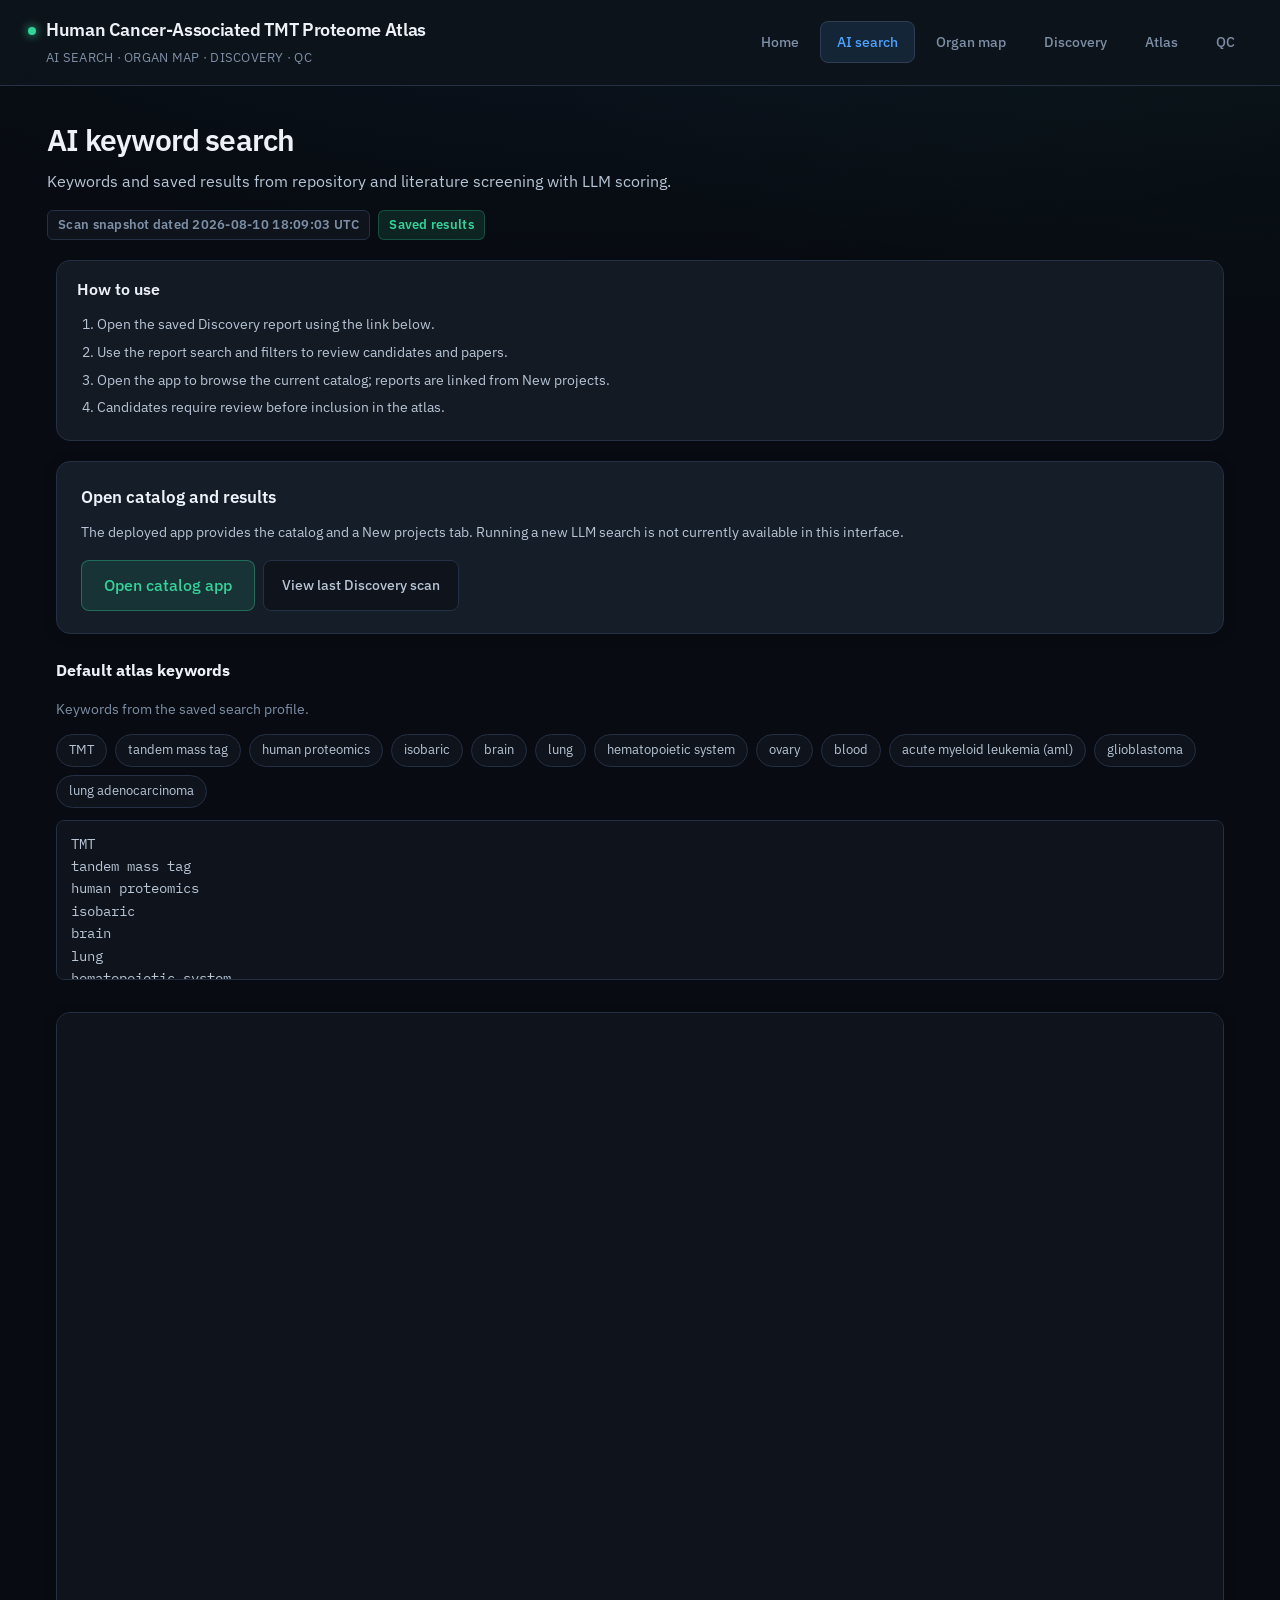
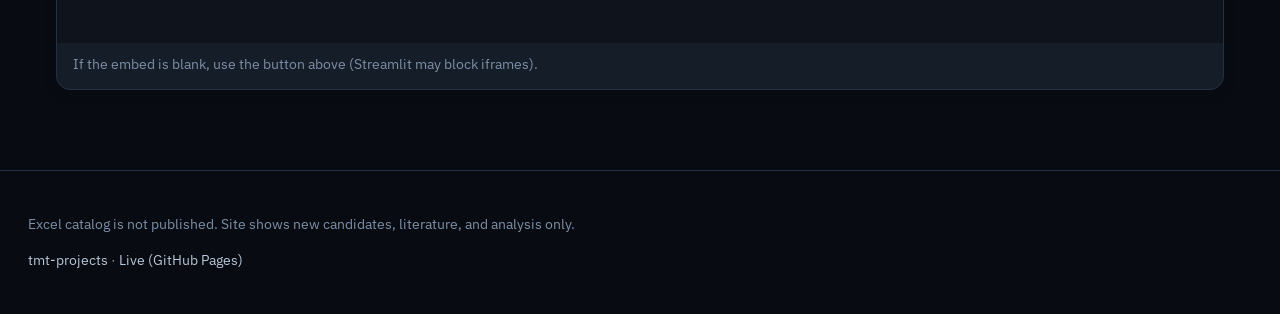
<file: discovery/ai_search.html>
<!DOCTYPE html>
<html lang="en">
<head>
  <meta charset="utf-8"/>
  <meta name="viewport" content="width=device-width, initial-scale=1"/>
  <meta name="description" content="Monitor human TMT in PRIDE, PDC, MassIVE, iProX · LLM abstract screening · large literature cohorts"/>
  <title>Human Cancer-Associated TMT Proteome Atlas — AI search</title>
  <link rel="stylesheet" href="assets/theme.css"/>
  <script src="assets/i18n.js?v=20261117-en" defer></script>
</head>
<body>
<header class="site-header">
  <div class="site-header-inner">
    <div class="brand">
      <span class="brand-title" data-i18n="brand_title">Human Cancer-Associated TMT Proteome Atlas</span>
      <span class="brand-sub" data-i18n="brand_sub">AI search · Organ map · Discovery · QC</span>
    </div>
    <nav class="site-nav">
      <a href="index.html" class="" data-i18n="nav_home">Home</a>
      <a href="ai_search.html" class="active" data-i18n="nav_ai">AI search</a>
      <a href="../index.html" class="" data-i18n="nav_map">Organ map</a>
      <a href="discovery.html" class="" data-i18n="nav_discovery">Discovery</a>
      <a href="atlas.html" class="" data-i18n="nav_atlas">Atlas</a>
      <a href="qc.html" class="" data-i18n="nav_qc">QC</a>
    </nav>
    
  </div>
</header>
<main class="site-main">

<div class="page-hero">
  <h1 data-i18n="ai_title">AI keyword search</h1>
  <p class="lead" data-i18n="ai_lead">Keywords and saved results from repository and literature screening with LLM scoring.</p>
  <div class="page-meta"><span class="meta-pill badge badge-muted"><span data-i18n="meta_updated">Updated</span> 2026-08-10 18:09:03 UTC</span><span class="meta-pill badge badge-ok" data-i18n="ai_badge_live">Saved results</span></div>
</div>
<div class="page-content">
  <div class="how-to-panel">
    <h3 data-i18n="ai_how_title">How to use</h3>
    <ol class="how-to-steps">
      <li data-i18n="ai_step1"></li>
      <li data-i18n="ai_step2"></li>
      <li data-i18n="ai_step3"></li>
      <li data-i18n="ai_step4"></li>
    </ol>
  </div>

  <div class="card ai-launch-card">
    <h2 data-i18n="ai_launch_title">Open catalog and results</h2>
    <p data-i18n="ai_launch_desc">The deployed app provides the catalog and a New projects tab. Running a new LLM search is not currently available in this interface.</p>
    <div class="btn-row">
      <a class="btn btn-primary btn-lg" href="https://human-cancser-tmt-proteome-atlas.streamlit.app" target="_blank" rel="noopener" data-i18n="ai_launch_btn"></a>
      <a class="btn" href="discovery.html" data-i18n="ai_view_discovery"></a>
    </div>
  </div>

  <div class="section-block">
    <h3 data-i18n="ai_keywords_title">Default atlas keywords</h3>
    <p class="muted" data-i18n="ai_keywords_desc"></p>
    <div class="tag-list" id="ai-kw-tags"></div>
    <pre class="code-block" id="ai-kw-pre"></pre>
  </div>

  <div class="embed-shell embed-shell-compact">
    <iframe
      class="embed-frame embed-frame-tall"
      src="https://human-cancser-tmt-proteome-atlas.streamlit.app"
      title="TMT Atlas catalog"
      loading="lazy"
      referrerpolicy="no-referrer-when-downgrade"
    ></iframe>
    <p class="muted embed-fallback-note" data-i18n="ai_iframe_fallback"></p>
  </div>
</div>
<script>
(function () {
  const kws = ["TMT", "tandem mass tag", "human proteomics", "isobaric", "brain", "lung", "hematopoietic system", "ovary", "blood", "acute myeloid leukemia (aml)", "glioblastoma", "lung adenocarcinoma"];
  const pre = document.getElementById("ai-kw-pre");
  const tags = document.getElementById("ai-kw-tags");
  if (pre && kws.length) pre.textContent = kws.join("\n");
  if (tags && kws.length) {
    tags.innerHTML = kws.map(function (k) {
      return '<span class="tag">' + k.replace(/</g, "&lt;") + '</span>';
    }).join("");
  }
})();
</script>
</main>
<footer class="footer">
  <p data-i18n="footer_policy">Excel catalog is not published. Site shows new candidates, literature, and analysis only.</p>
  <p>
    <a href="https://github.com/arinaatom-cyber/tmt-projects/tree/main/Projects" target="_blank" rel="noopener" data-i18n="footer_projects">tmt-projects</a> ·
    <a href="https://arinaatom-cyber.github.io/TMT/" target="_blank" rel="noopener" data-i18n="footer_live">Live (GitHub Pages)</a>
  </p>
</footer>
</body>
</html>
</file>
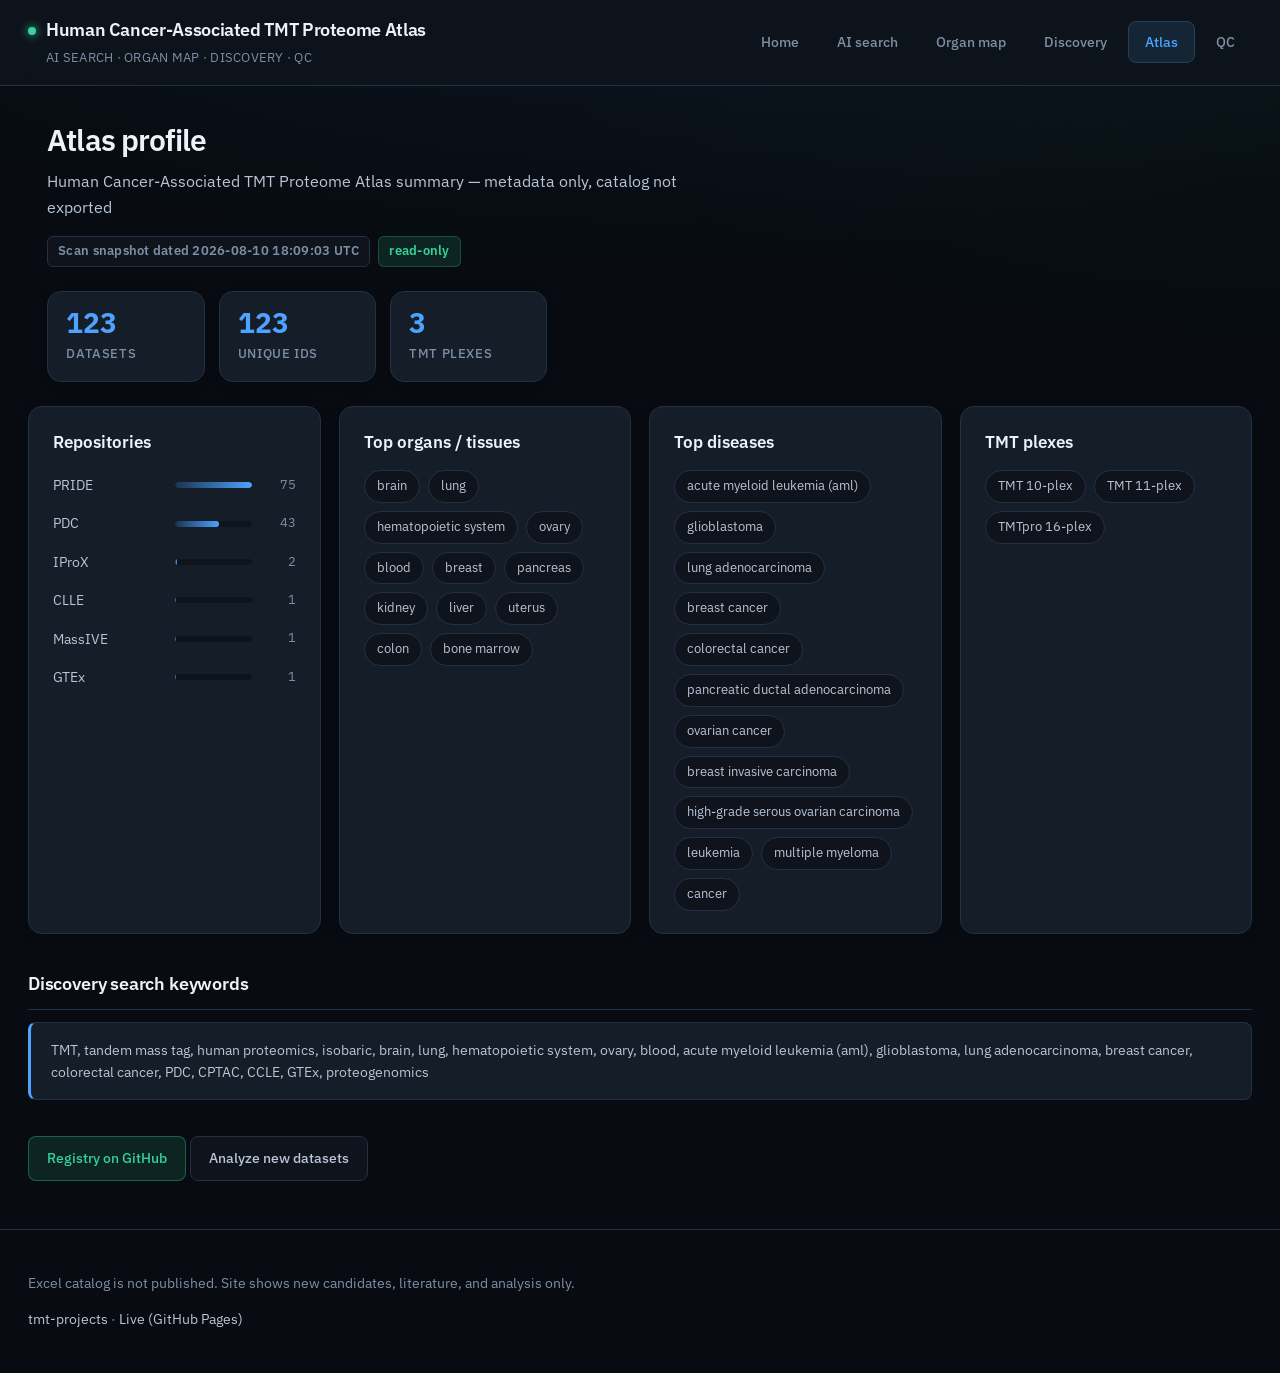
<file: discovery/atlas.html>
<!DOCTYPE html>
<html lang="en">
<head>
  <meta charset="utf-8"/>
  <meta name="viewport" content="width=device-width, initial-scale=1"/>
  <meta name="description" content="Monitor human TMT in PRIDE, PDC, MassIVE, iProX · LLM abstract screening · large literature cohorts"/>
  <title>Human Cancer-Associated TMT Proteome Atlas</title>
  <link rel="stylesheet" href="assets/theme.css"/>
  <script src="assets/i18n.js?v=20261117-en" defer></script>
</head>
<body>
<header class="site-header">
  <div class="site-header-inner">
    <div class="brand">
      <span class="brand-title" data-i18n="brand_title">Human Cancer-Associated TMT Proteome Atlas</span>
      <span class="brand-sub" data-i18n="brand_sub">AI search · Organ map · Discovery · QC</span>
    </div>
    <nav class="site-nav">
      <a href="index.html" class="" data-i18n="nav_home">Home</a>
      <a href="ai_search.html" class="" data-i18n="nav_ai">AI search</a>
      <a href="../index.html" class="" data-i18n="nav_map">Organ map</a>
      <a href="discovery.html" class="" data-i18n="nav_discovery">Discovery</a>
      <a href="atlas.html" class="active" data-i18n="nav_atlas">Atlas</a>
      <a href="qc.html" class="" data-i18n="nav_qc">QC</a>
    </nav>
    
  </div>
</header>
<main class="site-main">

<div class="page-hero">
  <h1 data-i18n="atlas_title">Atlas profile</h1>
  <p class="lead" data-i18n="atlas_lead">Human Cancer-Associated TMT Proteome Atlas summary — metadata only, catalog not exported</p>
  <div class="page-meta"><span class="meta-pill badge badge-muted"><span data-i18n="meta_updated">Updated</span> 2026-08-10 18:09:03 UTC</span><span class="meta-pill badge badge-ok" data-i18n="badge_readonly">read-only</span></div>
</div><div class="kpi-grid"><div class="kpi"><span class="kpi-value">123</span><span class="kpi-label" data-i18n="atlas_datasets"></span></div><div class="kpi"><span class="kpi-value">123</span><span class="kpi-label" data-i18n="atlas_publications"></span></div><div class="kpi"><span class="kpi-value">3</span><span class="kpi-label" data-i18n="atlas_tmt"></span></div></div>
<div class="page-content">
  <div class="profile-grid">
    <div class="card">
      <h2 data-i18n="atlas_repos"></h2>
      <div class="bar-row"><span class="bar-label" title="PRIDE">PRIDE</span><div class="bar-track"><div class="bar-fill" style="width:100%"></div></div><span class="bar-val">75</span></div>
<div class="bar-row"><span class="bar-label" title="PDC">PDC</span><div class="bar-track"><div class="bar-fill" style="width:57%"></div></div><span class="bar-val">43</span></div>
<div class="bar-row"><span class="bar-label" title="IProX">IProX</span><div class="bar-track"><div class="bar-fill" style="width:2%"></div></div><span class="bar-val">2</span></div>
<div class="bar-row"><span class="bar-label" title="CLLE">CLLE</span><div class="bar-track"><div class="bar-fill" style="width:1%"></div></div><span class="bar-val">1</span></div>
<div class="bar-row"><span class="bar-label" title="MassIVE">MassIVE</span><div class="bar-track"><div class="bar-fill" style="width:1%"></div></div><span class="bar-val">1</span></div>
<div class="bar-row"><span class="bar-label" title="GTEx">GTEx</span><div class="bar-track"><div class="bar-fill" style="width:1%"></div></div><span class="bar-val">1</span></div>
    </div>
    <div class="card">
      <h2 data-i18n="atlas_organs"></h2>
      <div class="tag-list"><span class="tag">brain</span><span class="tag">lung</span><span class="tag">hematopoietic system</span><span class="tag">ovary</span><span class="tag">blood</span><span class="tag">breast</span><span class="tag">pancreas</span><span class="tag">kidney</span><span class="tag">liver</span><span class="tag">uterus</span><span class="tag">colon</span><span class="tag">bone marrow</span></div>
    </div>
    <div class="card">
      <h2 data-i18n="atlas_diseases"></h2>
      <div class="tag-list"><span class="tag">acute myeloid leukemia (aml)</span><span class="tag">glioblastoma</span><span class="tag">lung adenocarcinoma</span><span class="tag">breast cancer</span><span class="tag">colorectal cancer</span><span class="tag">pancreatic ductal adenocarcinoma</span><span class="tag">ovarian cancer</span><span class="tag">breast invasive carcinoma</span><span class="tag">high-grade serous ovarian carcinoma</span><span class="tag">leukemia</span><span class="tag">multiple myeloma</span><span class="tag">cancer</span></div>
    </div>
    <div class="card">
      <h2 data-i18n="atlas_tmt"></h2>
      <div class="tag-list"><span class="tag">TMT 10-plex</span><span class="tag">TMT 11-plex</span><span class="tag">TMTpro 16-plex</span></div>
    </div>
  </div>

  <section class="section">
    <div class="section-head"><h2 data-i18n="atlas_keywords"></h2></div>
    <div class="note">TMT, tandem mass tag, human proteomics, isobaric, brain, lung, hematopoietic system, ovary, blood, acute myeloid leukemia (aml), glioblastoma, lung adenocarcinoma, breast cancer, colorectal cancer, PDC, CPTAC, CCLE, GTEx, proteogenomics</div>
  </section>

  <section class="section">
    <div class="btn-row">
      <a class="btn btn-primary" href="https://github.com/arinaatom-cyber/tmt-projects/tree/main/Projects" target="_blank" rel="noopener" data-i18n="atlas_link"></a>
      <a class="btn" href="discovery.html" data-i18n="atlas_discovery"></a>
    </div>
  </section>
</div>
</main>
<footer class="footer">
  <p data-i18n="footer_policy">Excel catalog is not published. Site shows new candidates, literature, and analysis only.</p>
  <p>
    <a href="https://github.com/arinaatom-cyber/tmt-projects/tree/main/Projects" target="_blank" rel="noopener" data-i18n="footer_projects">tmt-projects</a> ·
    <a href="https://arinaatom-cyber.github.io/TMT/" target="_blank" rel="noopener" data-i18n="footer_live">Live (GitHub Pages)</a>
  </p>
</footer>
</body>
</html>
</file>
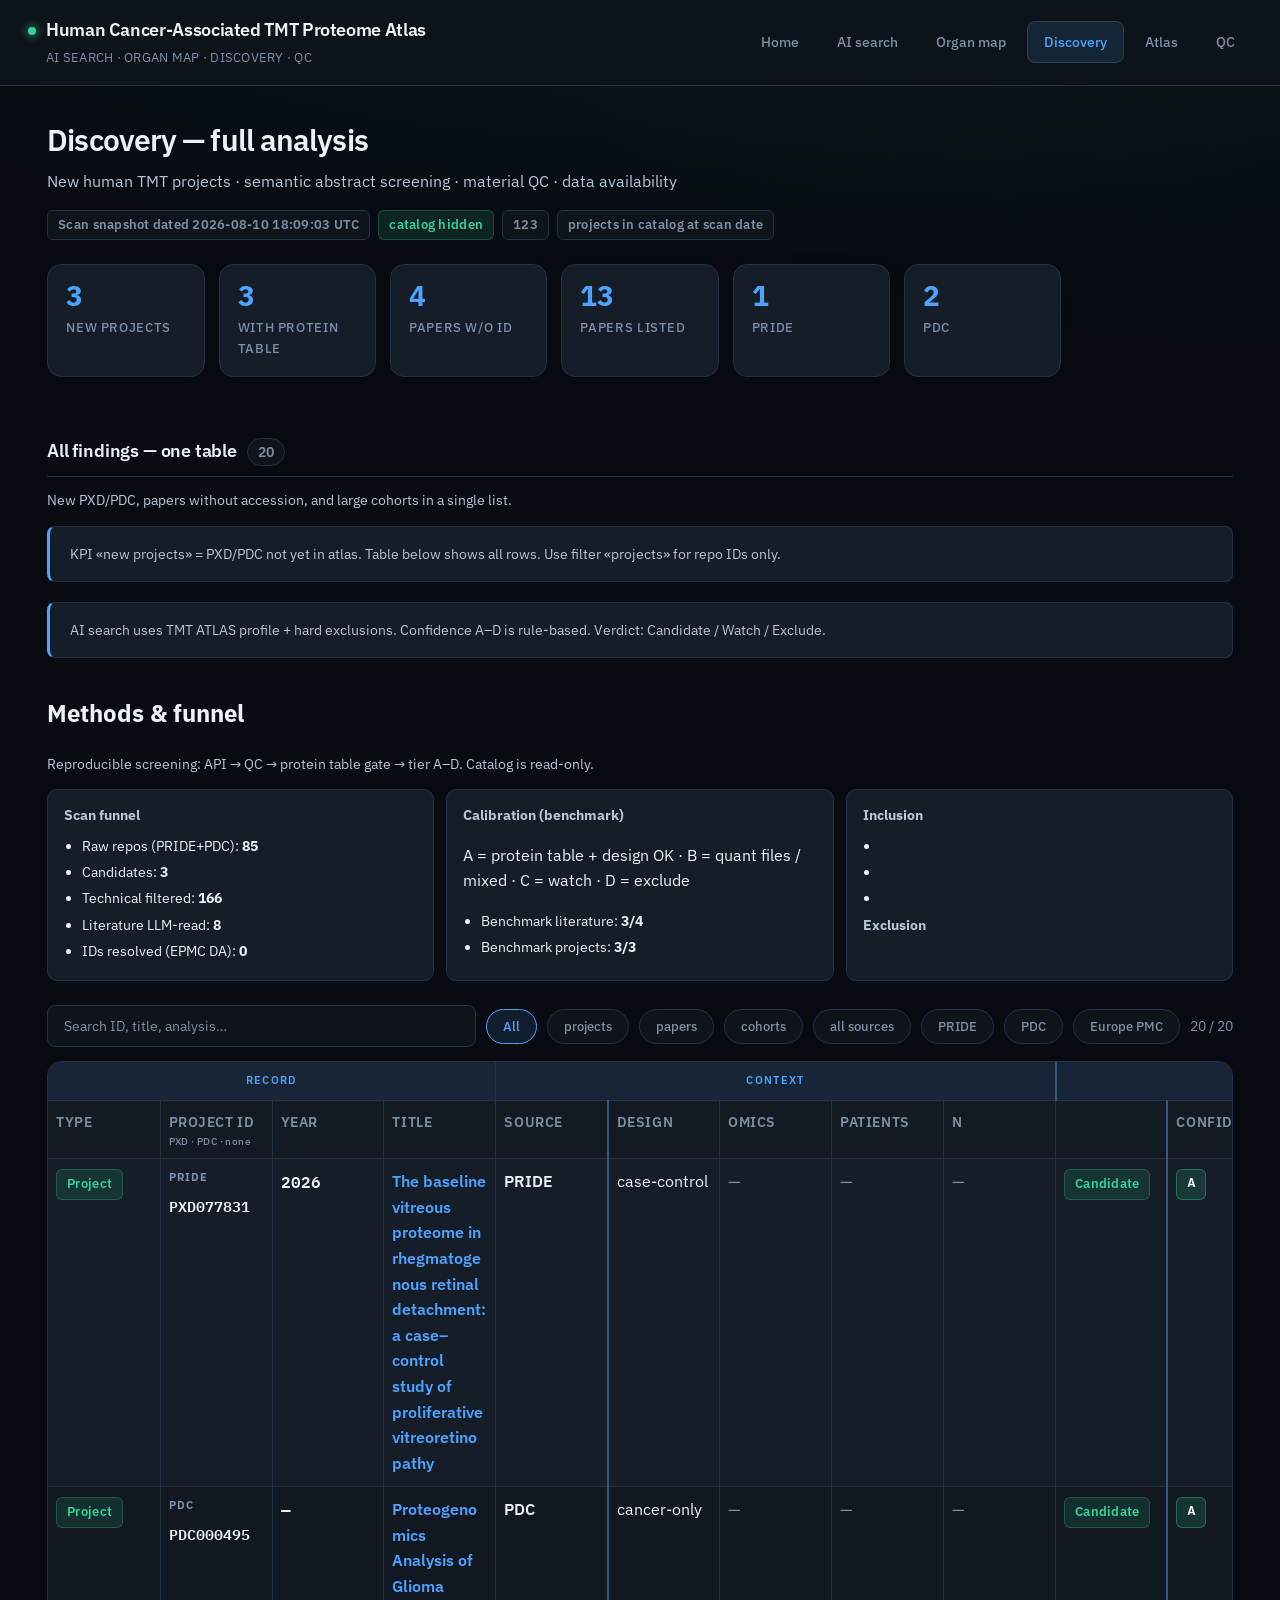
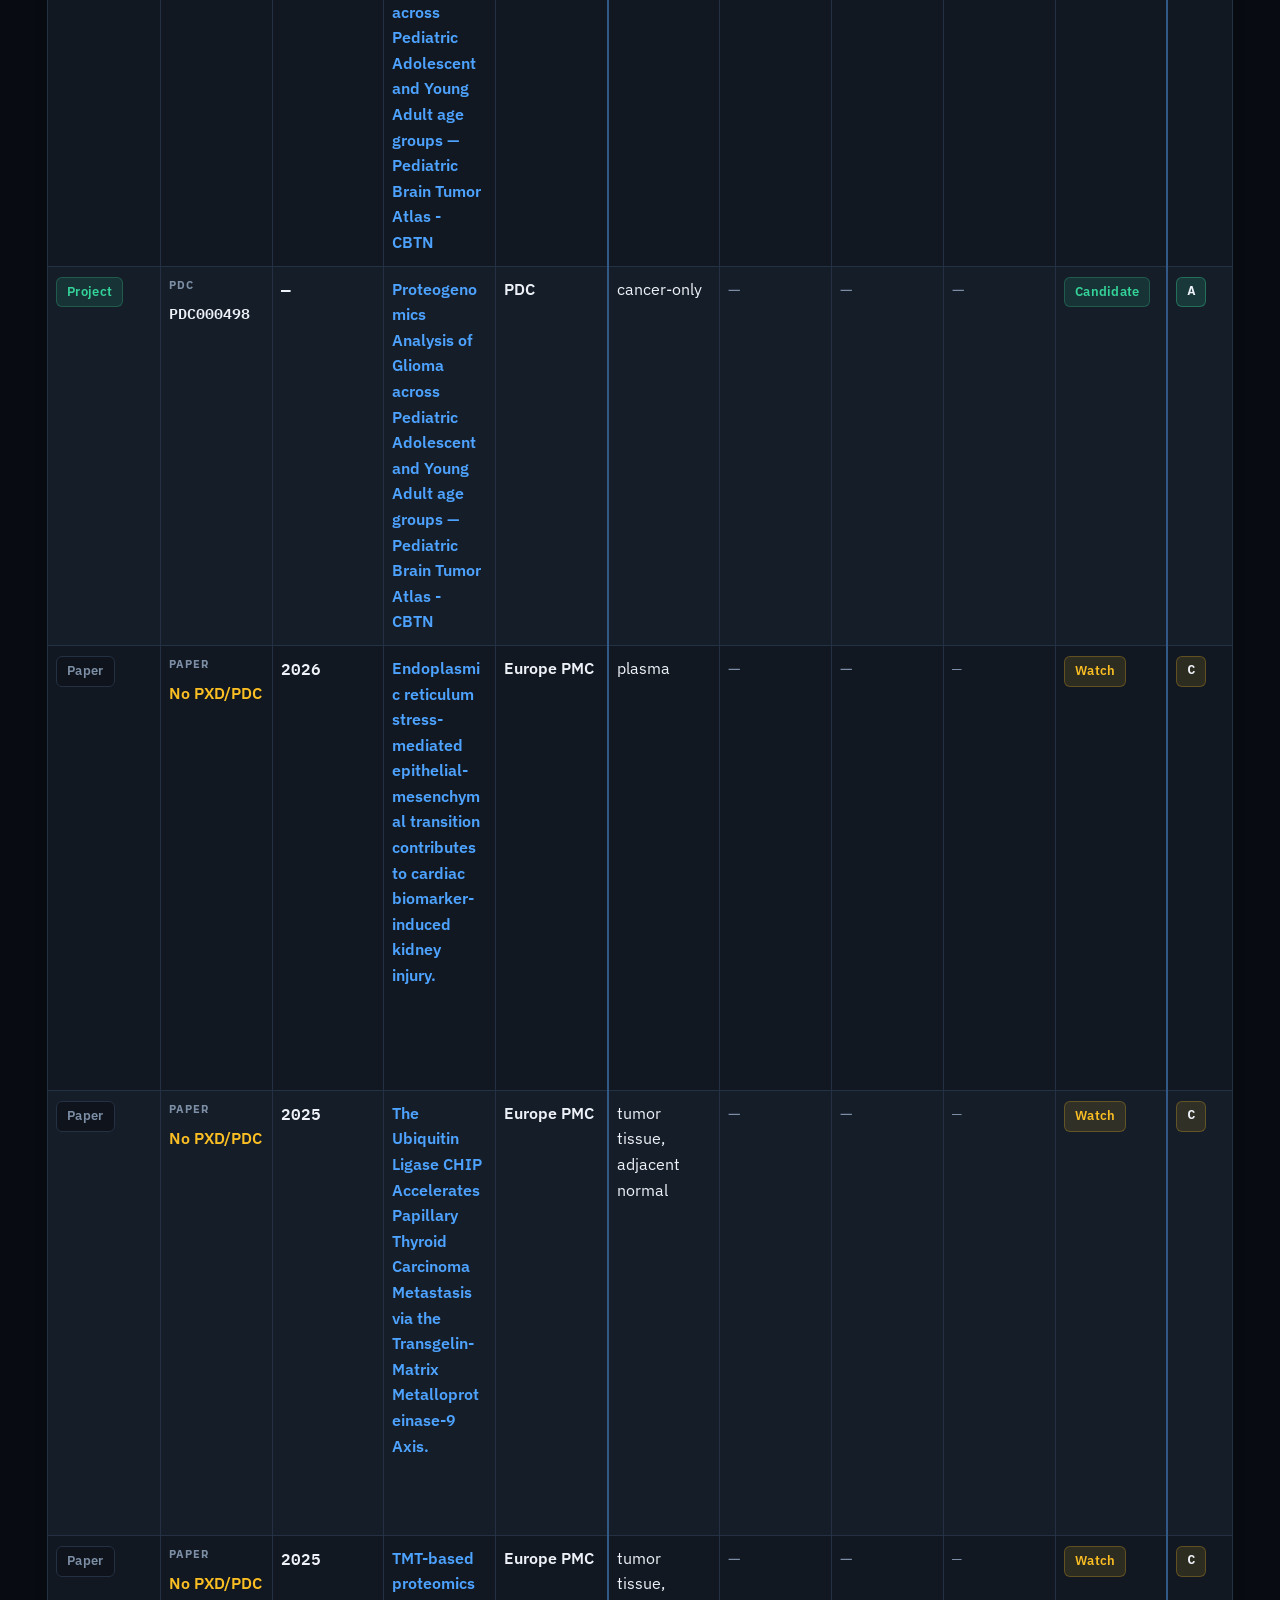
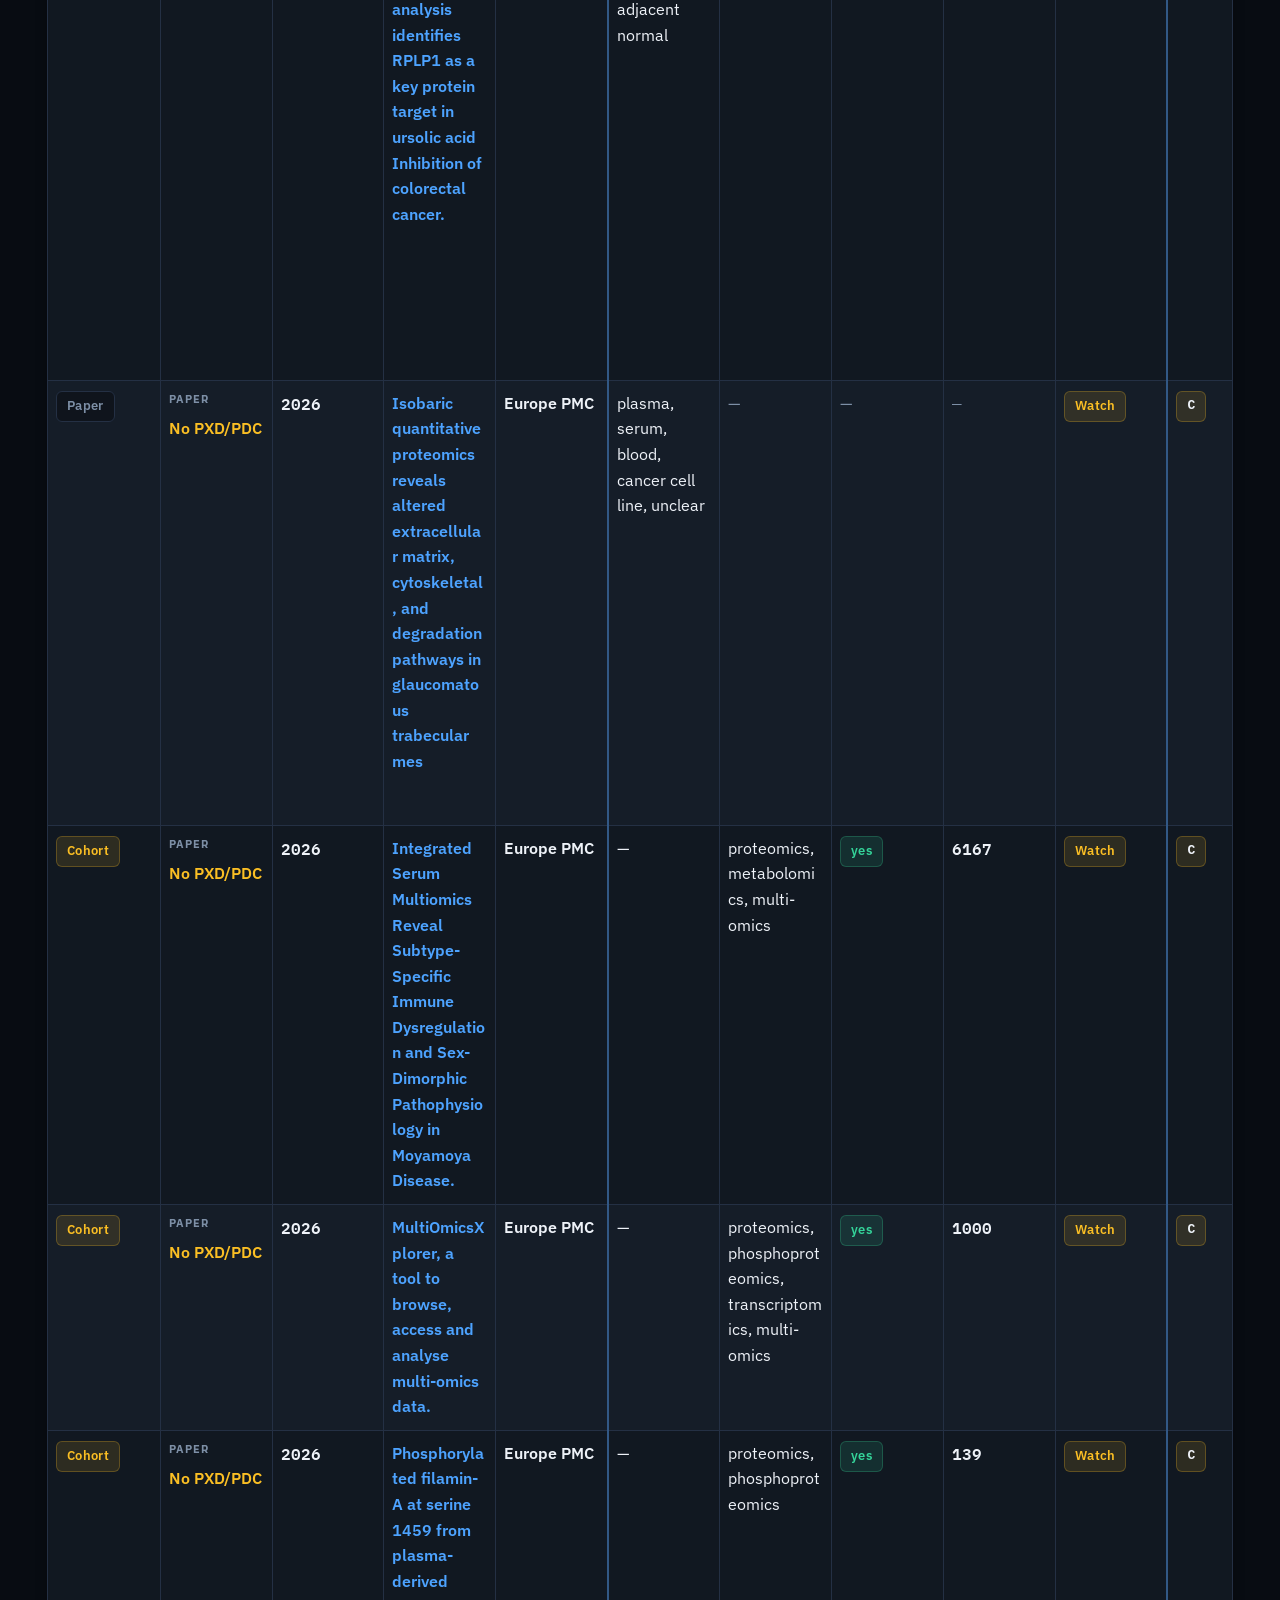
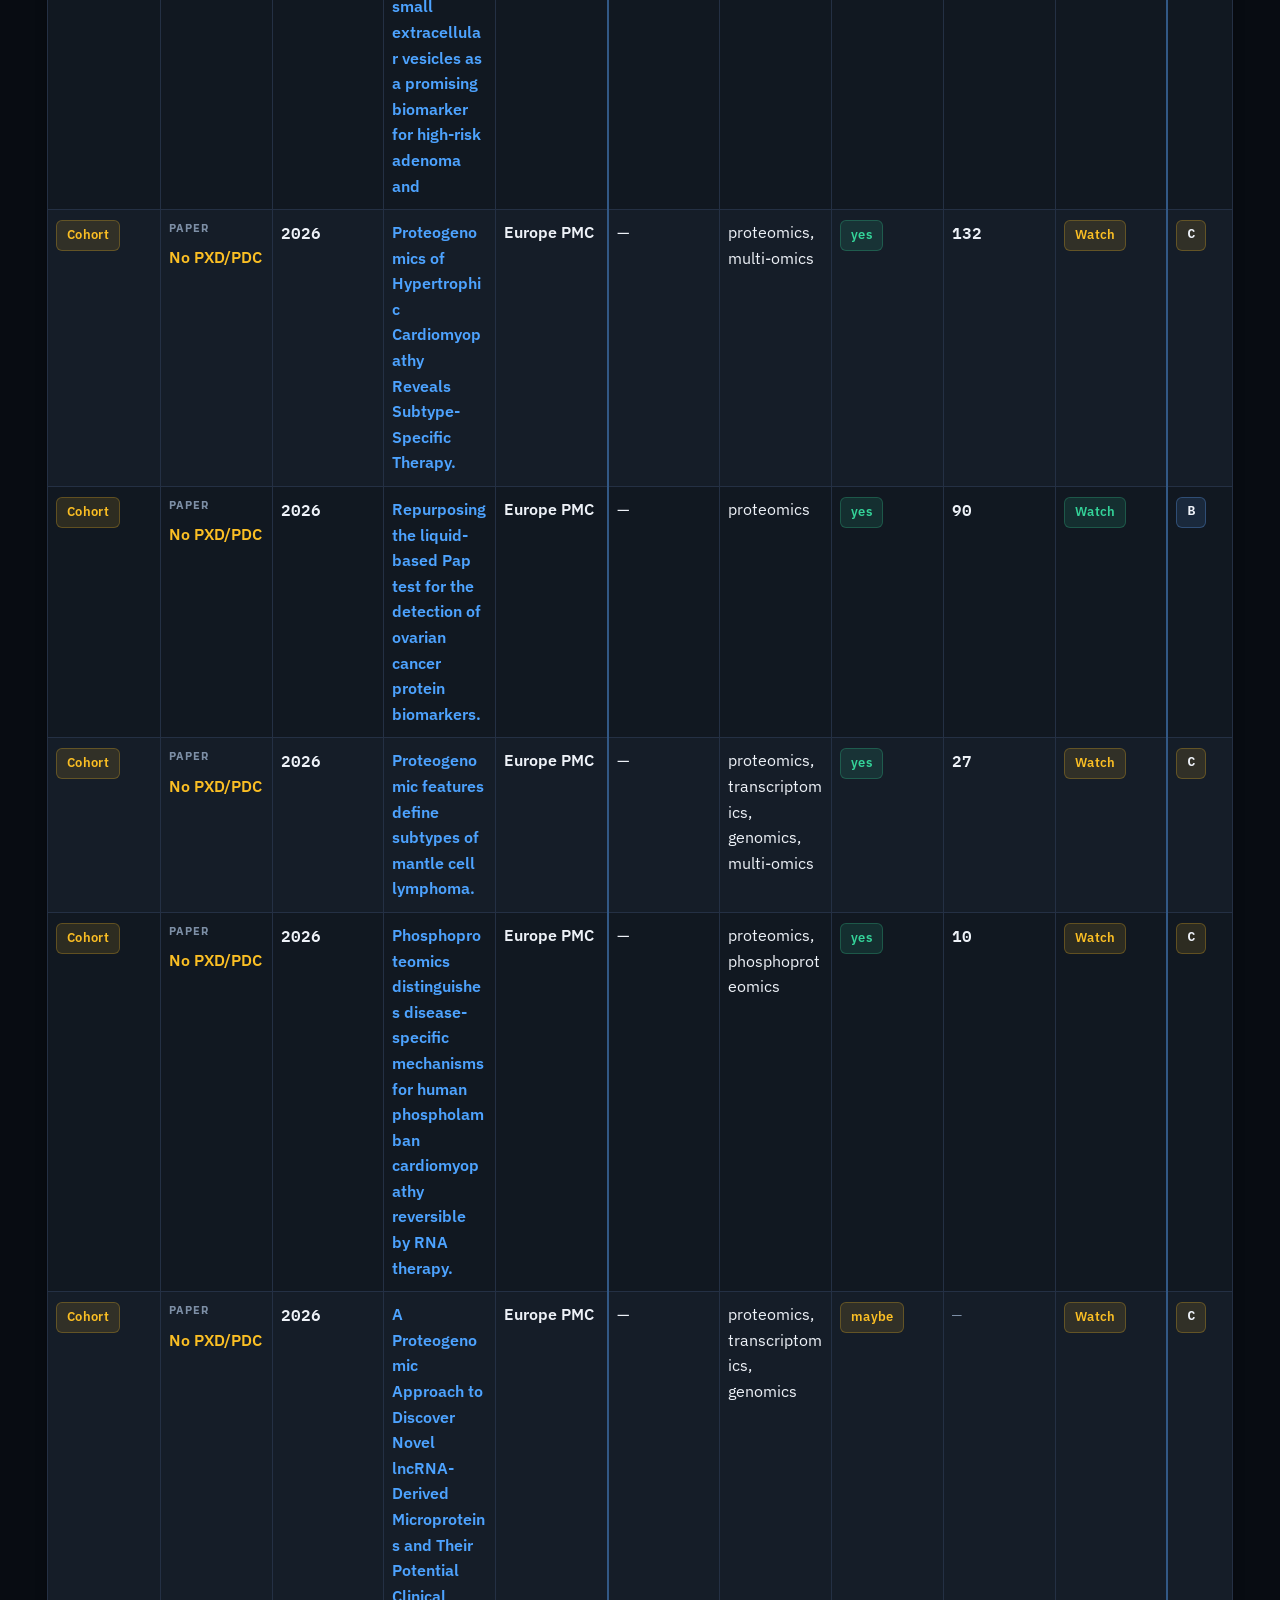
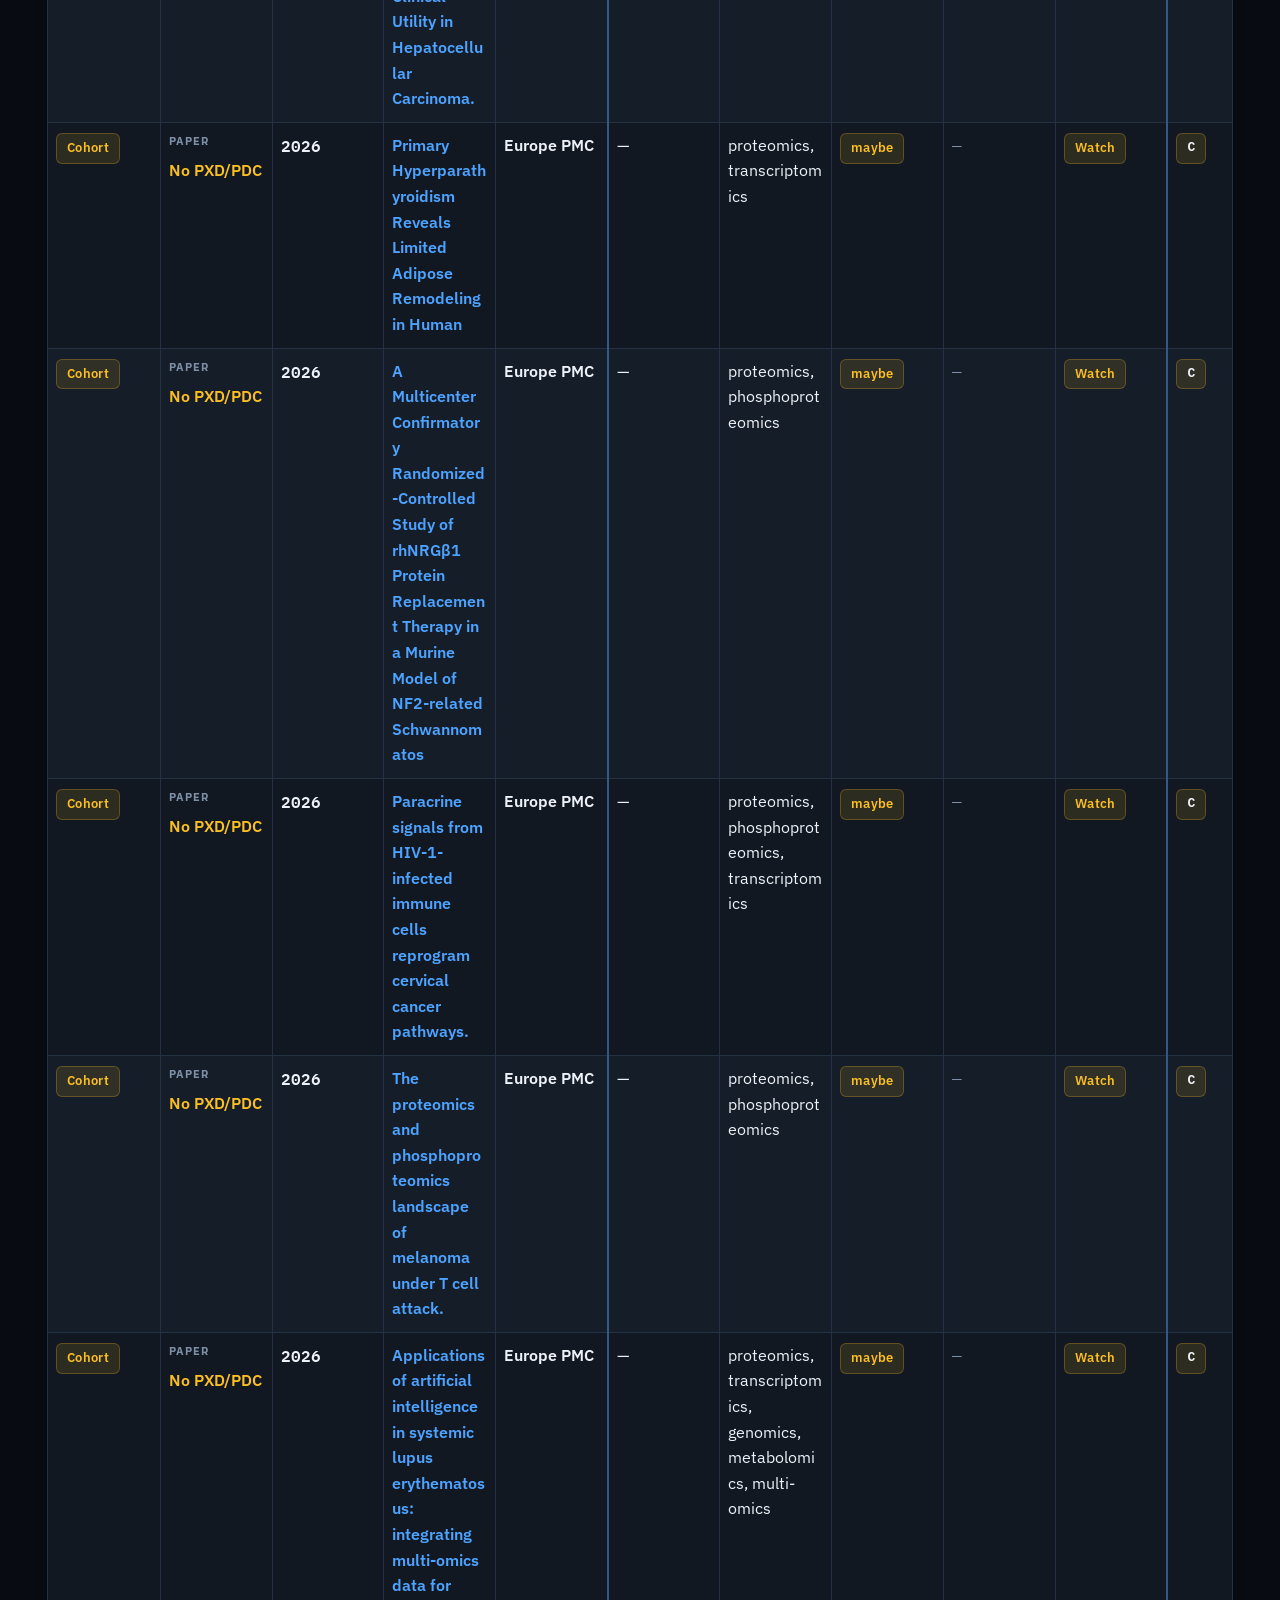
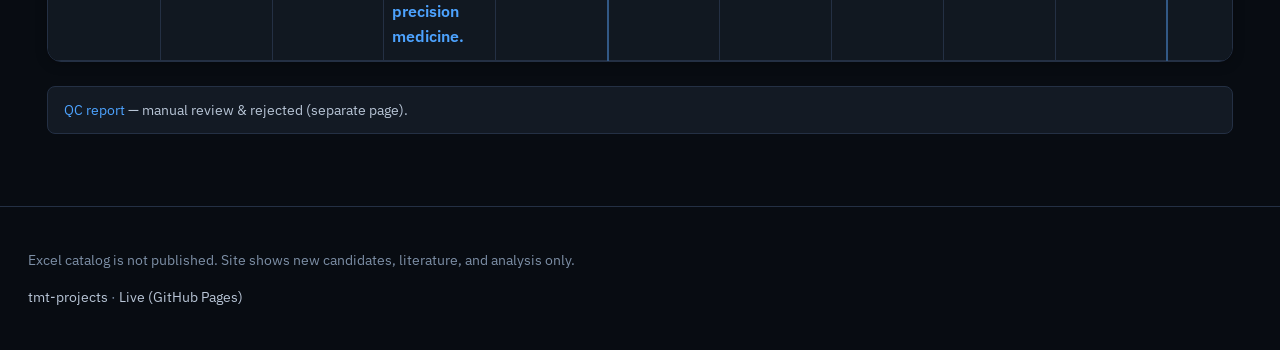
<file: discovery/cohorts.html>
<!DOCTYPE html>
<html lang="en">
<head>
  <meta charset="utf-8"/>
  <meta http-equiv="refresh" content="0;url=discovery.html"/>
  <title>Discovery</title>
  <script>location.replace("discovery.html");</script>
</head>
<body><p><a href="discovery.html">Discovery</a></p></body>
</html>
</file>
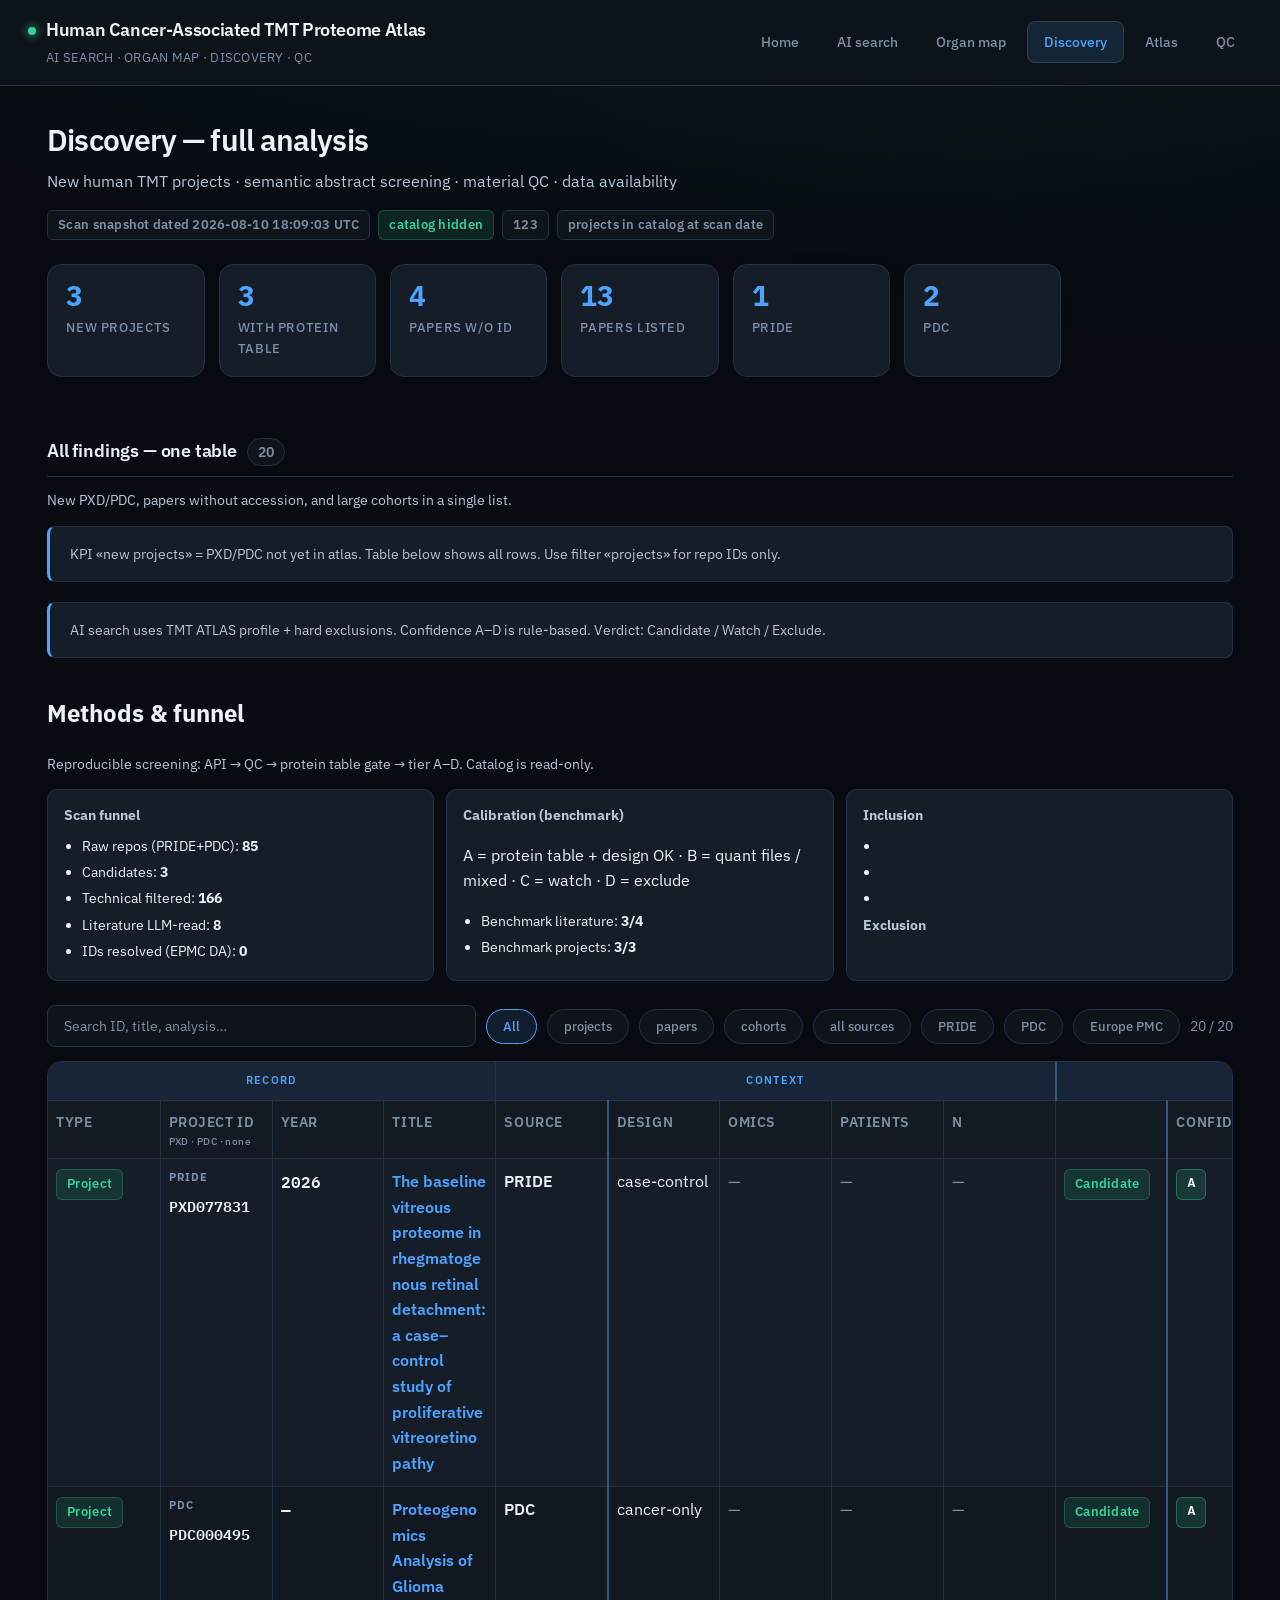
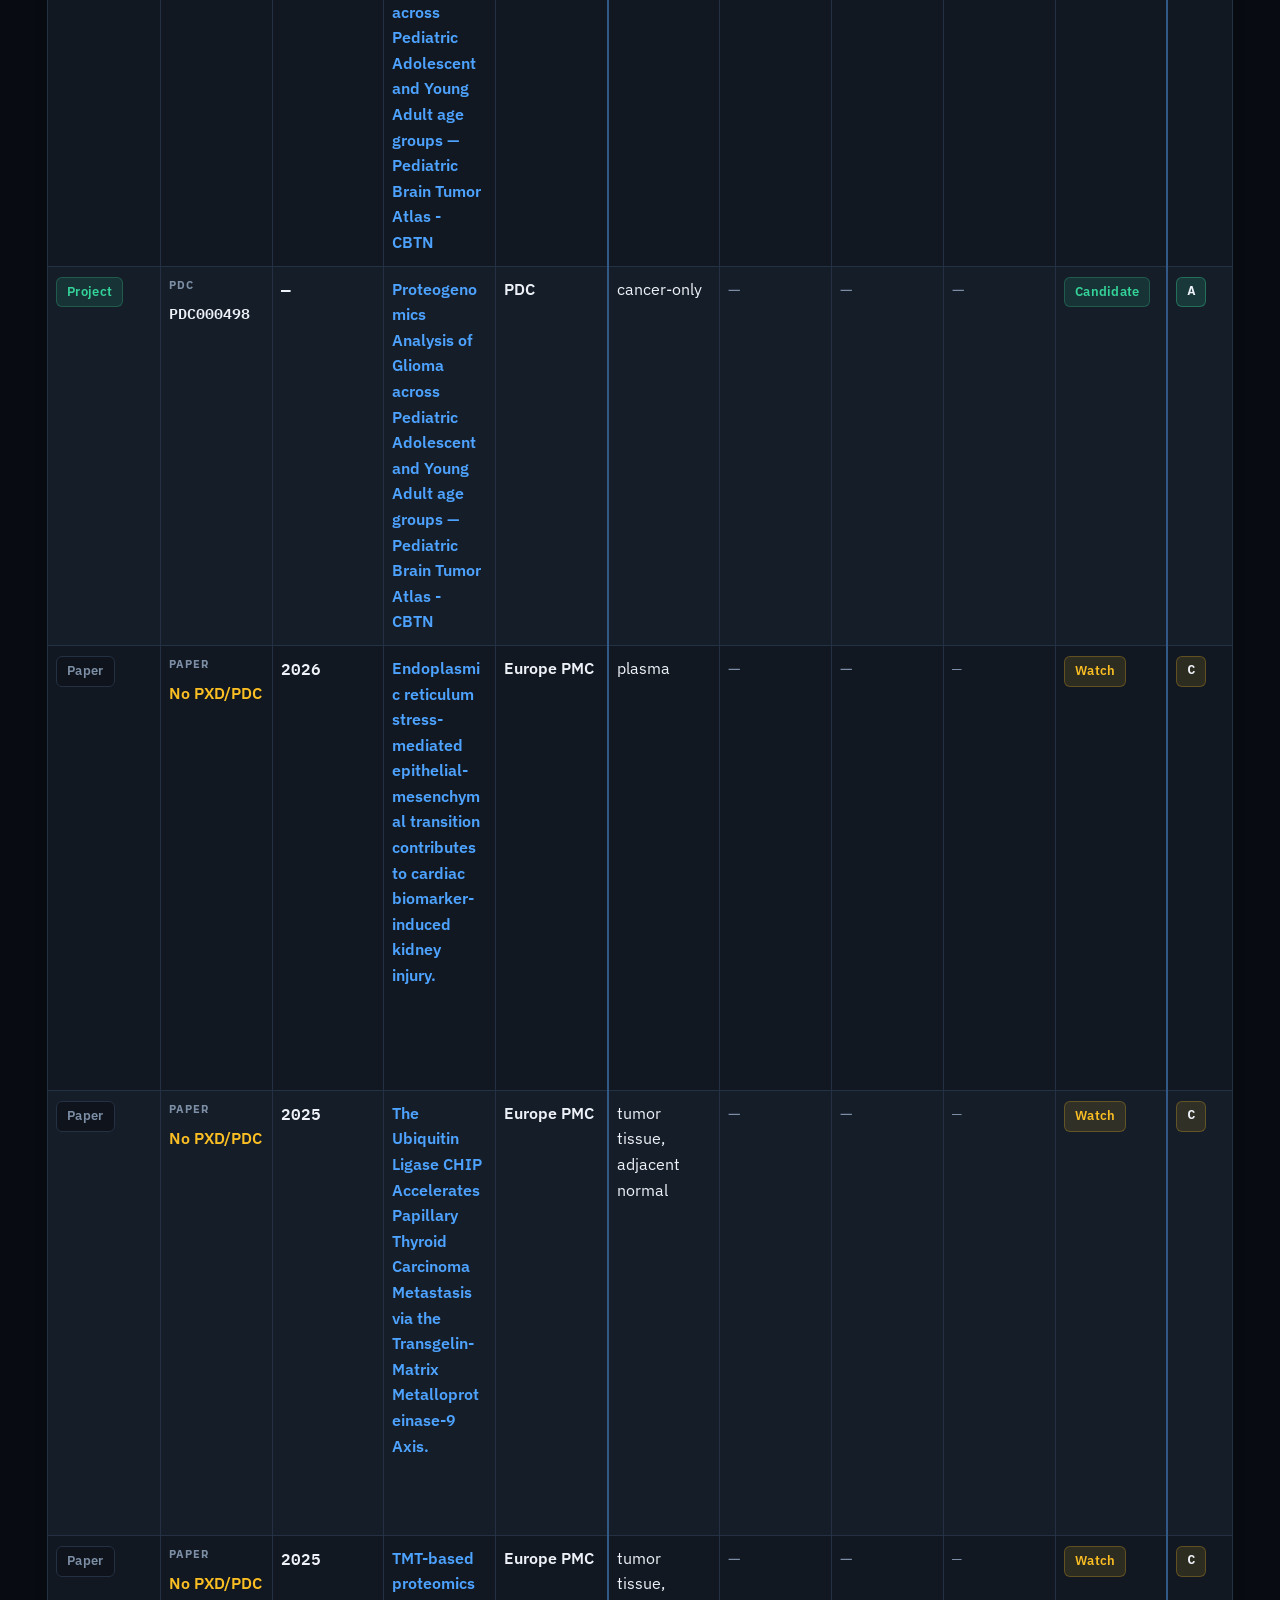
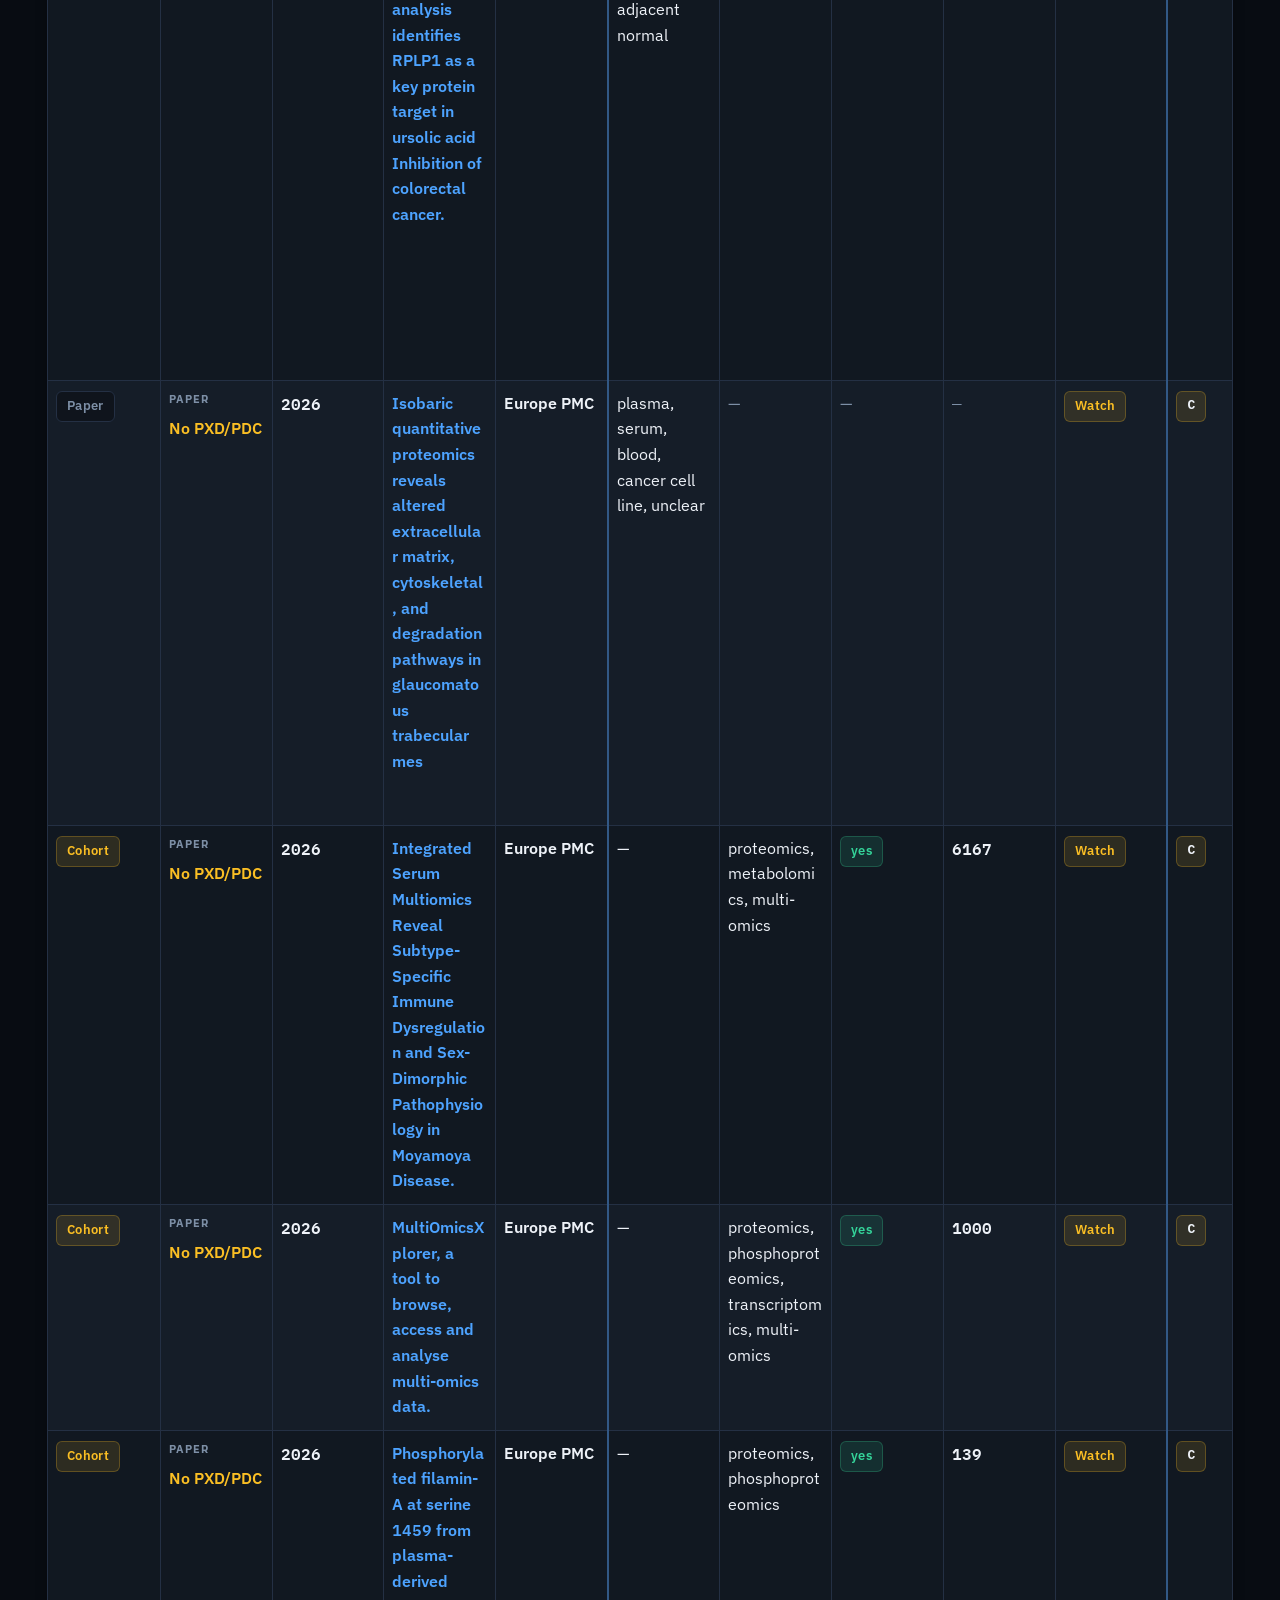
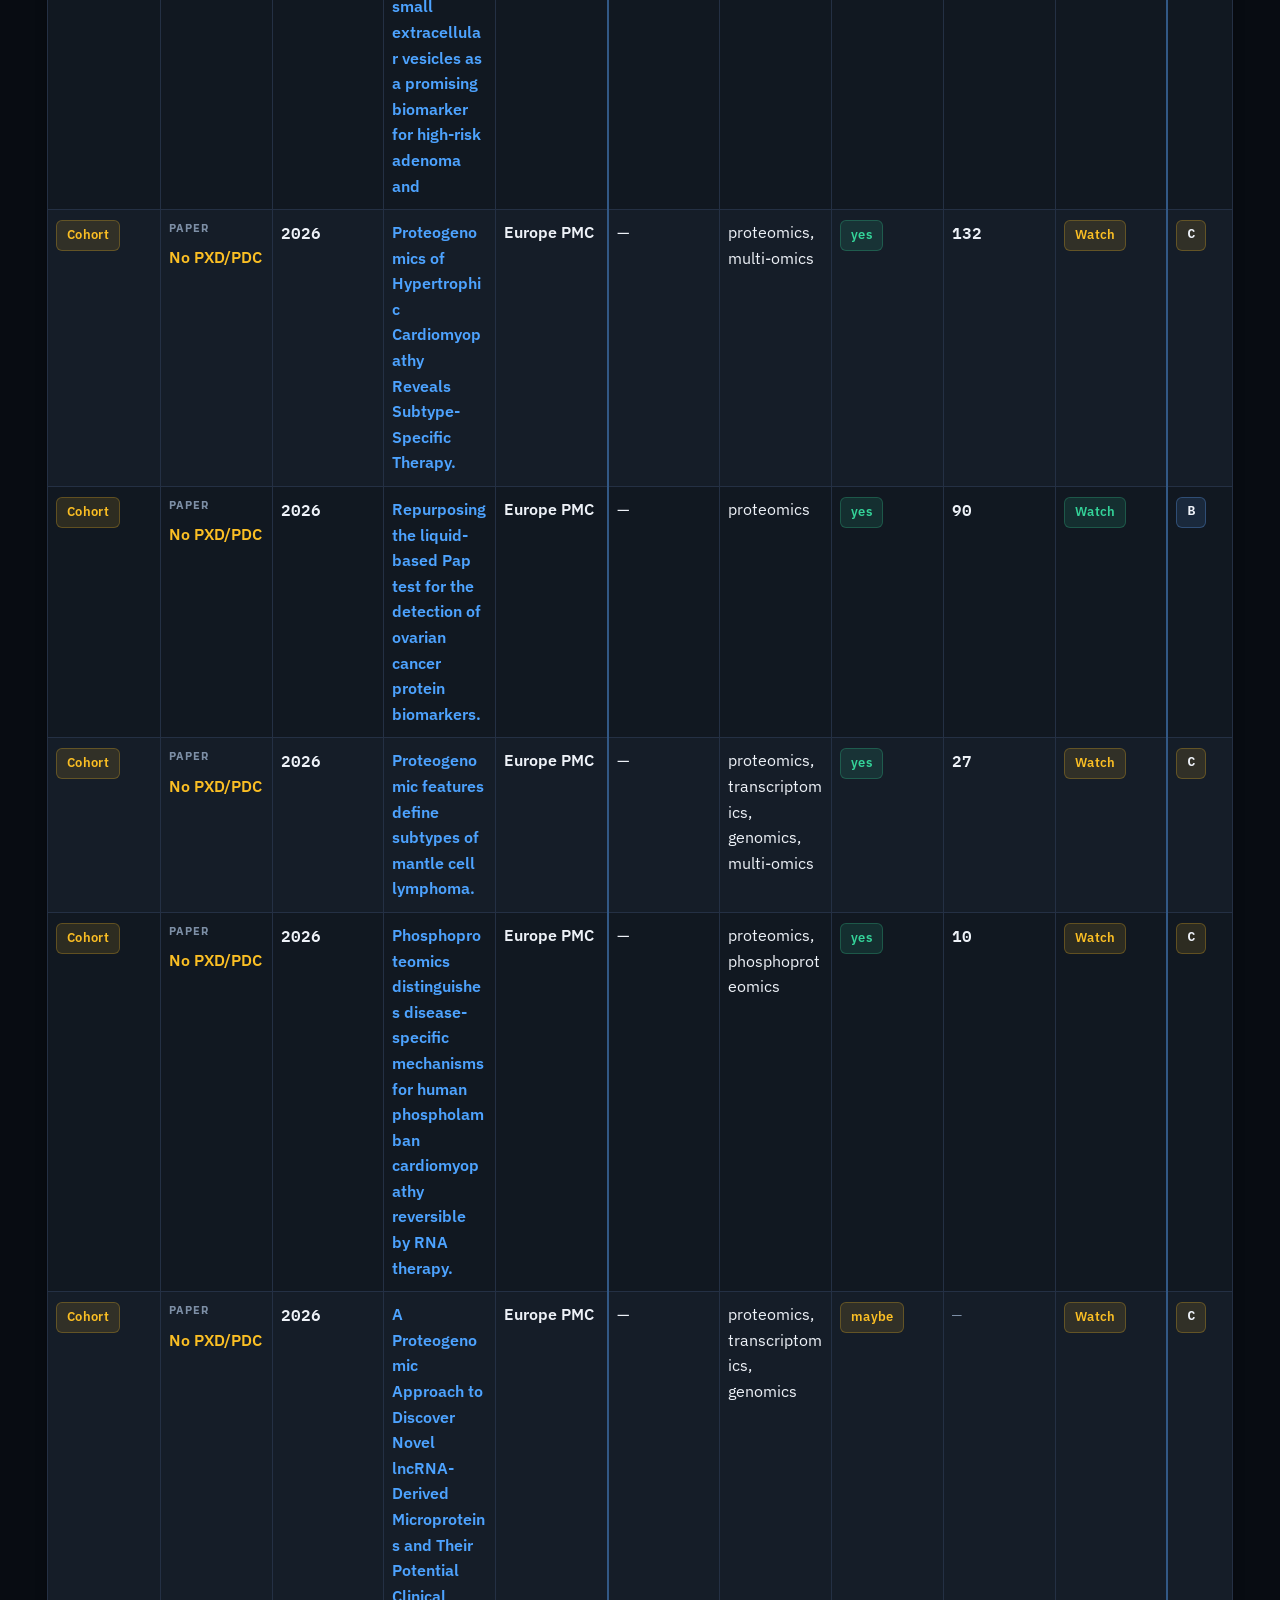
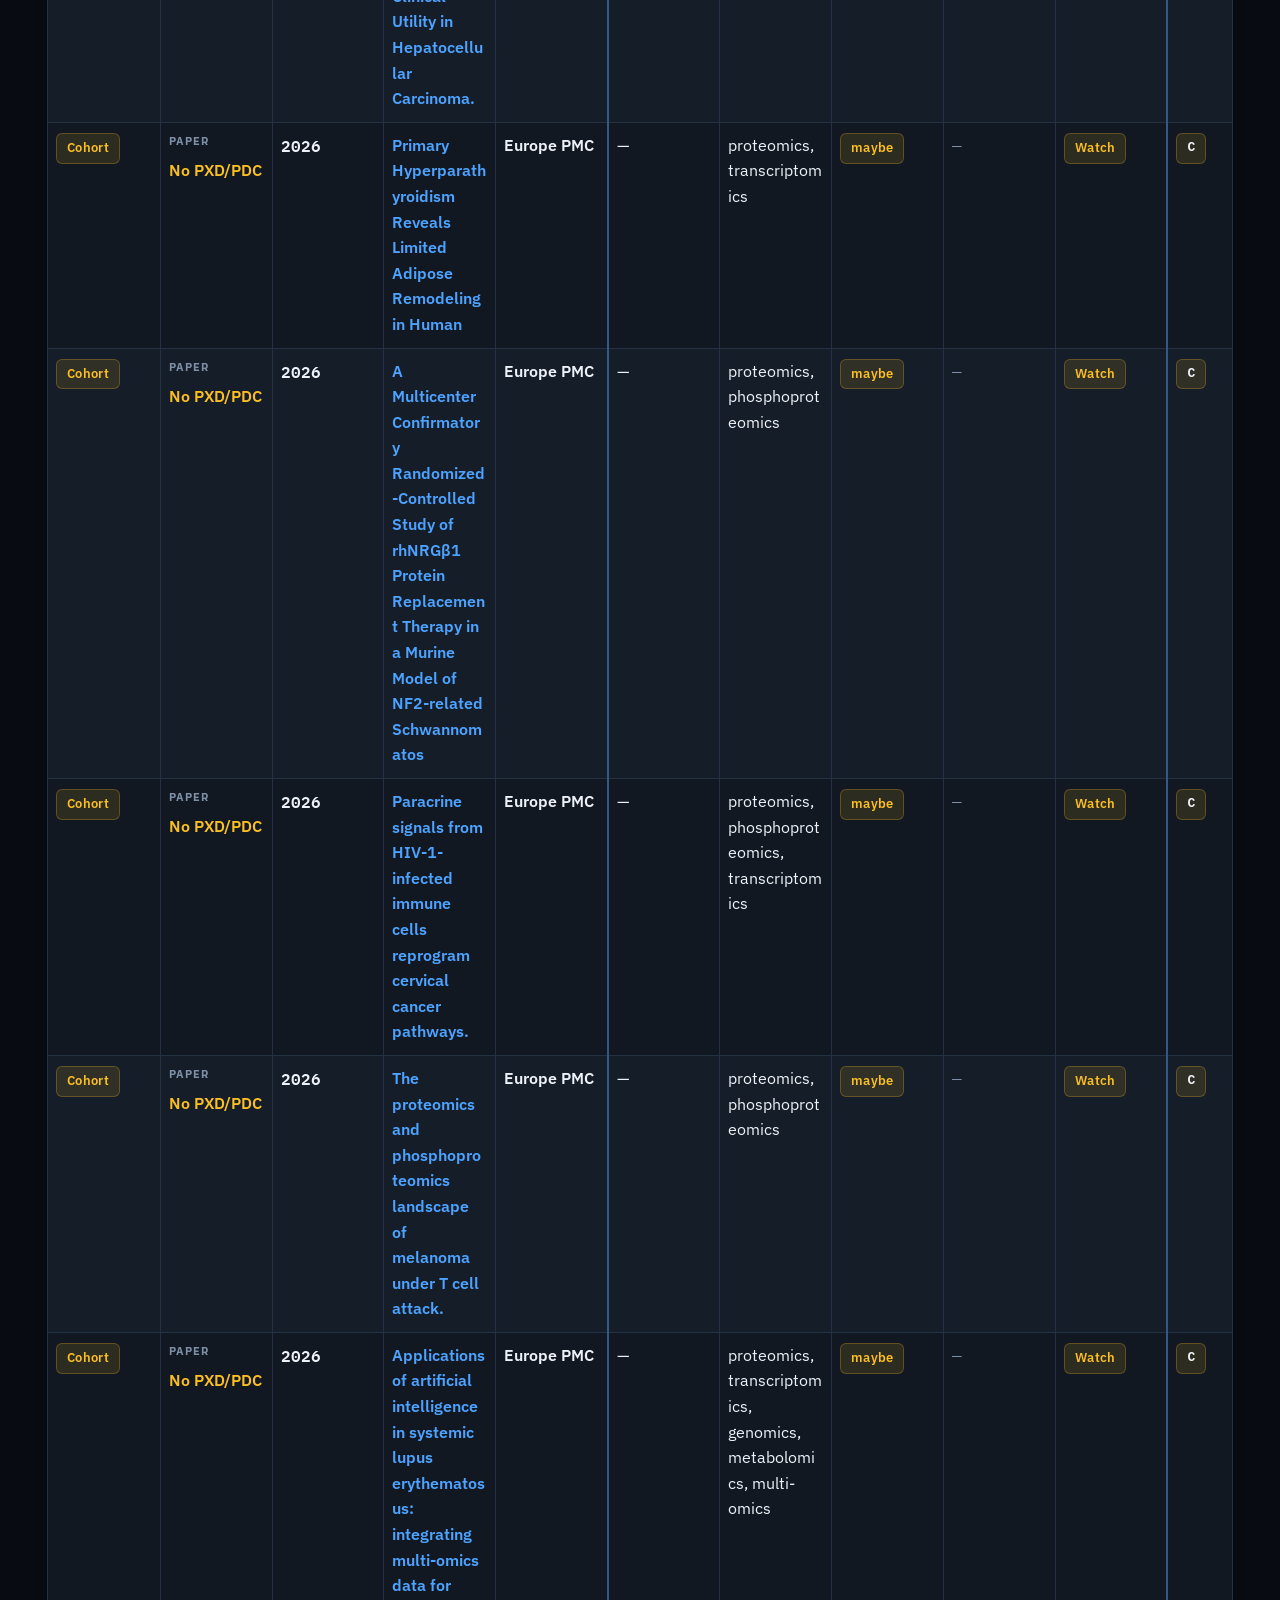
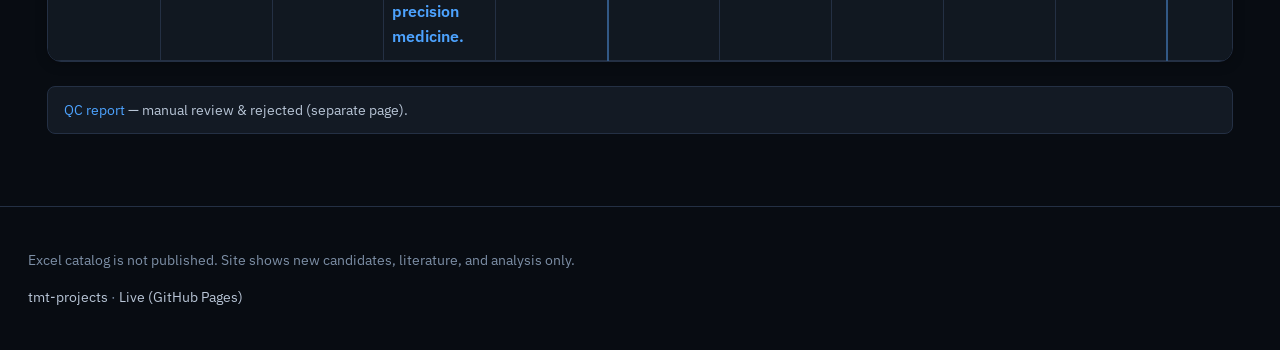
<file: discovery/discovery.html>
<!DOCTYPE html>
<html lang="en">
<head>
  <meta charset="utf-8"/>
  <meta name="viewport" content="width=device-width, initial-scale=1"/>
  <meta name="description" content="Monitor human TMT in PRIDE, PDC, MassIVE, iProX · LLM abstract screening · large literature cohorts"/>
  <title>Human Cancer-Associated TMT Proteome Atlas</title>
  <link rel="stylesheet" href="assets/theme.css"/>
  <script src="assets/i18n.js?v=20261117-en" defer></script>
</head>
<body>
<header class="site-header">
  <div class="site-header-inner">
    <div class="brand">
      <span class="brand-title" data-i18n="brand_title">Human Cancer-Associated TMT Proteome Atlas</span>
      <span class="brand-sub" data-i18n="brand_sub">AI search · Organ map · Discovery · QC</span>
    </div>
    <nav class="site-nav">
      <a href="index.html" class="" data-i18n="nav_home">Home</a>
      <a href="ai_search.html" class="" data-i18n="nav_ai">AI search</a>
      <a href="../index.html" class="" data-i18n="nav_map">Organ map</a>
      <a href="discovery.html" class="active" data-i18n="nav_discovery">Discovery</a>
      <a href="atlas.html" class="" data-i18n="nav_atlas">Atlas</a>
      <a href="qc.html" class="" data-i18n="nav_qc">QC</a>
    </nav>
    
  </div>
</header>
<main class="site-main">

<div class="page-hero">
  <h1 data-i18n="disc_title">Discovery — full analysis</h1>
  <p class="lead" data-i18n="disc_lead">New human TMT projects · semantic abstract screening · material QC · data availability</p>
  <div class="page-meta"><span class="meta-pill badge badge-muted"><span data-i18n="meta_updated">Updated</span> 2026-08-10 18:09:03 UTC</span><span class="meta-pill badge badge-ok" data-i18n="disc_catalog_hidden">catalog hidden</span><span class="meta-pill badge badge-muted">123</span> <span class="meta-pill badge badge-muted" data-i18n="disc_catalog_n"></span></div>
</div><div class="kpi-grid"><div class="kpi"><span class="kpi-value">3</span><span class="kpi-label" data-i18n="kpi_new"></span></div><div class="kpi"><span class="kpi-value">3</span><span class="kpi-label" data-i18n="kpi_with_table"></span></div><div class="kpi"><span class="kpi-value">4</span><span class="kpi-label" data-i18n="kpi_papers_no_id"></span></div><div class="kpi"><span class="kpi-value">13</span><span class="kpi-label" data-i18n="kpi_cohorts"></span></div><div class="kpi"><span class="kpi-value">1</span><span class="kpi-label" data-i18n="kpi_pride"></span></div><div class="kpi"><span class="kpi-value">2</span><span class="kpi-label" data-i18n="kpi_pdc"></span></div></div>
<div class="page-content page-content-wide">
  <section class="section" id="discovery">
    <div class="section-head"><h2 data-i18n="sec_unified_discovery"></h2><span class="section-count">20</span></div>
    <p class="section-desc" data-i18n="sec_unified_discovery_desc"></p>
    <div class="note" data-i18n="note_kpi_new_projects"></div>
    <div class="note" data-i18n="note_unified_table"></div>
    
<section class="section methods-panel" id="methods">
  <h2 class="section-title" data-i18n="sec_methods"></h2>
  <p class="section-desc" data-i18n="sec_methods_desc"></p>
  <div class="methods-grid">
    <div class="methods-card">
      <h3 data-i18n="methods_funnel"></h3>
      <ul class="methods-stats">
        <li>Raw repos (PRIDE+PDC): <b>85</b></li>
        <li>Candidates: <b>3</b></li>
        <li>Technical filtered: <b>166</b></li>
        <li>Literature LLM-read: <b>8</b></li>
        <li>IDs resolved (EPMC DA): <b>0</b></li>
      </ul>
    </div>
    <div class="methods-card">
      <h3 data-i18n="methods_confidence"></h3>
      <p data-i18n="methods_tier_legend"></p>
      <ul class="methods-stats">
        <li>Benchmark literature: <b>3/4</b></li>
        <li>Benchmark projects: <b>3/3</b></li>
      </ul>
    </div>
    <div class="methods-card">
      <h3 data-i18n="methods_inclusion"></h3>
      <ul class="methods-stats">
        <li></li>
        <li></li>
        <li></li>
      </ul>
      <h4 data-i18n="methods_exclusion"></h4>
      <ul class="methods-stats"></ul>
    </div>
  </div>
</section>
    <div class="toolbar" id="disc-toolbar">
      <input type="search" id="q" data-i18n-placeholder="search_unified"/>
      <button type="button" class="chip active" data-tfilter="all" data-i18n="filter_all"></button>
      <button type="button" class="chip" data-tfilter="project" data-i18n="filter_projects"></button>
      <button type="button" class="chip" data-tfilter="paper" data-i18n="filter_papers"></button>
      <button type="button" class="chip" data-tfilter="cohort" data-i18n="filter_cohorts"></button>
      <button type="button" class="chip" data-sfilter="all" data-i18n="filter_all_src"></button>
      <button type="button" class="chip" data-sfilter="pride" data-i18n="filter_pride"></button>
      <button type="button" class="chip" data-sfilter="pdc" data-i18n="filter_pdc"></button>
      <button type="button" class="chip" data-sfilter="epmc" data-i18n="filter_epmc"></button>
      <span class="count-badge" id="count"></span>
    </div>
    <div class="table-wrap table-standard table-unified">
      <table id="tbl-unified" class="data-table">
        <thead>
          <tr class="head-groups">
            <th colspan="4" class="th-group" data-i18n="th_group_record"></th>
            <th colspan="5" class="th-group col-split" data-i18n="th_group_context"></th>
            <th colspan="6" class="th-group col-split" data-i18n="th_group_details"></th>
          </tr>
          <tr>
          <th class="col-type" data-i18n="th_type"></th>
          <th class="col-id"><span class="th-main" data-i18n="th_project_id"></span><span class="th-hint" data-i18n="th_project_id_hint"></span></th>
          <th data-i18n="th_year"></th>
          <th data-i18n="th_title"></th>
          <th data-i18n="th_source" class="col-split"></th>
          <th data-i18n="th_design"></th>
          <th data-i18n="th_omics"></th>
          <th data-i18n="th_patients"></th>
          <th data-i18n="th_n"></th>
          <th data-i18n="th_verdict" class="col-split"></th>
          <th data-i18n="th_confidence"></th>
          <th data-i18n="th_fit"></th>
          <th data-i18n="th_analysis"></th>
          <th data-i18n="th_data"></th>
          <th data-i18n="th_links"></th>
        </tr></thead>
        <tbody><tr data-type='project' data-src='pride' data-search='pxd077831 the baseline vitreous proteome in rhegmatogenous retinal detachment: a case–control study of proliferative vitreoretinopathy 2026 ' data-patients='' data-tier='A'><td class='col-type'><span class="badge badge-ok">Project</span></td><td class='col-id'><div class="cell-stack id-cell"><span class="cell-label">PRIDE</span><a href="https://www.ebi.ac.uk/pride/archive/projects/PXD077831" target="_blank" rel="noopener" class="cell-mono id-acc"><b>PXD077831</b></a></div></td><td class='col-year cell-mono'><b>2026</b></td><td class='col-title'><a href="https://pubmed.ncbi.nlm.nih.gov/42432032/" target="_blank" rel="noopener" class="cell-title">The baseline vitreous proteome in rhegmatogenous retinal detachment: a case–control study of proliferative vitreoretinopathy</a></td><td class='col-src col-split'><a href="https://www.ebi.ac.uk/pride/archive/projects/PXD077831" target="_blank" rel="noopener" class="cell-src"><b>PRIDE</b></a></td><td class='col-design'>case-control</td><td class='col-omics'><span class="cell-empty">—</span></td><td class='col-pat'><span class='cell-empty'>—</span></td><td class='col-n'><span class='cell-empty'>—</span></td><td class='col-verdict col-split'><span class="badge badge-ok" title="Protein quant table confirmed">Candidate</span></td><td class='col-confidence'><span class="badge tier-badge tier-a" title="Protein quant table confirmed; TMT 10; design: case_control"><b>A</b></span></td><td class='col-weight'><span class='cell-empty'>—</span></td><td class='col-analysis analysis-cell'><div class="cell-stack cell-analysis"><ul class="cell-bullets"><li>Protein quant table confirmed</li><li>TMT 10</li><li>design: case_control</li></ul></div></td><td class='col-data'><div class="cell-stack cell-data"><div class="badge-stack"><span class="badge badge-ok">Protein table</span></div><code class="file-name" title="Protein.txt">Protein.txt</code></div></td><td class='col-links'><div class="cell-stack cell-links"><div class="link-stack"><div class="link-row"><a href="https://www.ebi.ac.uk/pride/archive/projects/PXD077831" target="_blank" rel="noopener" class="link-chip">PRIDE</a></div><div class="link-row"><a href="https://pubmed.ncbi.nlm.nih.gov/42432032/" target="_blank" rel="noopener" class="link-chip">PubMed</a></div><div class="link-row"><a href="https://europepmc.org/article/MED/42432032" target="_blank" rel="noopener" class="link-chip">EPMC</a></div></div></div></td></tr>
<tr data-type='project' data-src='pdc' data-search='pdc000495 proteogenomics analysis of glioma across pediatric adolescent and young adult age groups — pediatric brain tumor atlas - cbtn — pediatric brain tumor atlas - cbtn' data-patients='' data-tier='A'><td class='col-type'><span class="badge badge-ok">Project</span></td><td class='col-id'><div class="cell-stack id-cell"><span class="cell-label">PDC</span><a href="https://proteomic.datacommons.cancer.gov/pdc/study/PDC000495" target="_blank" rel="noopener" class="cell-mono id-acc"><b>PDC000495</b></a></div></td><td class='col-year cell-mono'><b>—</b></td><td class='col-title'><a href="https://proteomic.datacommons.cancer.gov/pdc/study/PDC000495" target="_blank" rel="noopener" class="cell-title">Proteogenomics Analysis of Glioma across Pediatric Adolescent and Young Adult age groups — Pediatric Brain Tumor Atlas - CBTN</a></td><td class='col-src col-split'><a href="https://proteomic.datacommons.cancer.gov/pdc/study/PDC000495" target="_blank" rel="noopener" class="cell-src"><b>PDC</b></a></td><td class='col-design'>cancer-only</td><td class='col-omics'><span class="cell-empty">—</span></td><td class='col-pat'><span class='cell-empty'>—</span></td><td class='col-n'><span class='cell-empty'>—</span></td><td class='col-verdict col-split'><span class="badge badge-ok" title="Protein quant table confirmed">Candidate</span></td><td class='col-confidence'><span class="badge tier-badge tier-a" title="Protein quant table confirmed; TMT 11; design: cancer_only"><b>A</b></span></td><td class='col-weight'><span class='cell-empty'>—</span></td><td class='col-analysis analysis-cell'><div class="cell-stack cell-analysis"><ul class="cell-bullets"><li>Protein quant table confirmed</li><li>TMT 11</li><li>design: cancer_only</li></ul></div></td><td class='col-data'><div class="cell-stack cell-data"><div class="badge-stack"><span class="badge badge-ok">Protein table</span></div><code class="file-name" title="CPTAC3_PNNL_HOPE_AYA_GBM_CompRef_Proteome.tmt11.tsv">CPTAC3_PNNL_HOPE_AYA_GBM_CompRef_Proteome.tmt11.tsv</code></div></td><td class='col-links'><div class="cell-stack cell-links"><div class="link-stack"><div class="link-row"><a href="https://proteomic.datacommons.cancer.gov/pdc/study/PDC000495" target="_blank" rel="noopener" class="link-chip">PDC</a></div></div></div></td></tr>
<tr data-type='project' data-src='pdc' data-search='pdc000498 proteogenomics analysis of glioma across pediatric adolescent and young adult age groups — pediatric brain tumor atlas - cbtn — pediatric brain tumor atlas - cbtn' data-patients='' data-tier='A'><td class='col-type'><span class="badge badge-ok">Project</span></td><td class='col-id'><div class="cell-stack id-cell"><span class="cell-label">PDC</span><a href="https://proteomic.datacommons.cancer.gov/pdc/study/PDC000498" target="_blank" rel="noopener" class="cell-mono id-acc"><b>PDC000498</b></a></div></td><td class='col-year cell-mono'><b>—</b></td><td class='col-title'><a href="https://proteomic.datacommons.cancer.gov/pdc/study/PDC000498" target="_blank" rel="noopener" class="cell-title">Proteogenomics Analysis of Glioma across Pediatric Adolescent and Young Adult age groups — Pediatric Brain Tumor Atlas - CBTN</a></td><td class='col-src col-split'><a href="https://proteomic.datacommons.cancer.gov/pdc/study/PDC000498" target="_blank" rel="noopener" class="cell-src"><b>PDC</b></a></td><td class='col-design'>cancer-only</td><td class='col-omics'><span class="cell-empty">—</span></td><td class='col-pat'><span class='cell-empty'>—</span></td><td class='col-n'><span class='cell-empty'>—</span></td><td class='col-verdict col-split'><span class="badge badge-ok" title="Protein quant table confirmed">Candidate</span></td><td class='col-confidence'><span class="badge tier-badge tier-a" title="Protein quant table confirmed; TMT 11; design: cancer_only"><b>A</b></span></td><td class='col-weight'><span class='cell-empty'>—</span></td><td class='col-analysis analysis-cell'><div class="cell-stack cell-analysis"><ul class="cell-bullets"><li>Protein quant table confirmed</li><li>TMT 11</li><li>design: cancer_only</li></ul></div></td><td class='col-data'><div class="cell-stack cell-data"><div class="badge-stack"><span class="badge badge-ok">Protein table</span></div><code class="file-name" title="CPTAC3_PNNL_HOPE_AYA_GBM_Proteome.label.txt">CPTAC3_PNNL_HOPE_AYA_GBM_Proteome.label.txt</code></div></td><td class='col-links'><div class="cell-stack cell-links"><div class="link-stack"><div class="link-row"><a href="https://proteomic.datacommons.cancer.gov/pdc/study/PDC000498" target="_blank" rel="noopener" class="link-chip">PDC</a></div></div></div></td></tr>
<tr data-type='paper' data-src='epmc' data-search='endoplasmic reticulum stress-mediated epithelial-mesenchymal transition contributes to cardiac biomarker-induced kidney injury. 41812996  ' data-patients='' data-tier='C'><td class='col-type'><span class="badge badge-muted">Paper</span></td><td class='col-id'><div class="cell-stack id-cell"><span class="cell-label">Paper</span><a href="https://pubmed.ncbi.nlm.nih.gov/41812996/" target="_blank" rel="noopener" class="id-no-acc">No PXD/PDC</a></div></td><td class='col-year cell-mono'><b>2026</b></td><td class='col-title'><a href="https://pubmed.ncbi.nlm.nih.gov/41812996/" target="_blank" rel="noopener" class="cell-title">Endoplasmic reticulum stress-mediated epithelial-mesenchymal transition contributes to cardiac biomarker-induced kidney injury.</a></td><td class='col-src col-split'><a href="https://europepmc.org/article/MED/41812996" target="_blank" rel="noopener" class="link-epmc cell-src"><b>Europe PMC</b></a></td><td class='col-design'>plasma</td><td class='col-omics'><span class="cell-empty">—</span></td><td class='col-pat'><span class="cell-empty">—</span></td><td class='col-n cell-mono'><span class="cell-empty">—</span></td><td class='col-verdict col-split'><span class="badge badge-warn" title="LLM maybe — literature watch">Watch</span></td><td class='col-confidence'><span class="badge tier-badge tier-c" title="LLM maybe — literature watch; quantitative proteomics; human kidney tubular epithelial cells"><b>C</b></span></td><td class='col-weight'><span class="badge fit-maybe" title="LLM atlas screening (trained on catalog exclusions)">LLM maybe</span></td><td class='col-analysis analysis-cell'><div class="cell-stack cell-analysis"><p class="cell-summary cell-clip">The automated fit assessment needs manual review against the paper and its available data.</p><ul class="cell-bullets evidence-bullets"><li>llm_medium · reader=ollama:qwen2.5:3b; fit=maybe; regex=maybe</li></ul><ul class="cell-bullets"><li>LLM maybe — literature watch</li><li>quantitative proteomics</li><li>human kidney tubular epithelial cells</li></ul><span class="badge badge-muted">LLM maybe</span></div></td><td class='col-data'><div class="cell-stack cell-data"><div class="badge-stack"><span class="badge badge-bad">No files</span></div><span class="muted file-hint">No files in API — check Data availability / paper Supplementary</span></div></td><td class='col-links'><div class="cell-stack cell-links"><div class="link-stack"><div class="link-row"><a href="https://pubmed.ncbi.nlm.nih.gov/41812996/" target="_blank" rel="noopener" class="link-chip">PubMed</a></div><div class="link-row"><a href="https://europepmc.org/article/MED/41812996" target="_blank" rel="noopener" class="link-chip">EPMC</a></div></div></div></td></tr>
<tr data-type='paper' data-src='epmc' data-search='the ubiquitin ligase chip accelerates papillary thyroid carcinoma metastasis via the transgelin-matrix metalloproteinase-9 axis. 39869438  ' data-patients='' data-tier='C'><td class='col-type'><span class="badge badge-muted">Paper</span></td><td class='col-id'><div class="cell-stack id-cell"><span class="cell-label">Paper</span><a href="https://pubmed.ncbi.nlm.nih.gov/39869438/" target="_blank" rel="noopener" class="id-no-acc">No PXD/PDC</a></div></td><td class='col-year cell-mono'><b>2025</b></td><td class='col-title'><a href="https://pubmed.ncbi.nlm.nih.gov/39869438/" target="_blank" rel="noopener" class="cell-title">The Ubiquitin Ligase CHIP Accelerates Papillary Thyroid Carcinoma Metastasis via the Transgelin-Matrix Metalloproteinase-9 Axis.</a></td><td class='col-src col-split'><a href="https://europepmc.org/article/MED/39869438" target="_blank" rel="noopener" class="link-epmc cell-src"><b>Europe PMC</b></a></td><td class='col-design'>tumor tissue, adjacent normal</td><td class='col-omics'><span class="cell-empty">—</span></td><td class='col-pat'><span class="cell-empty">—</span></td><td class='col-n cell-mono'><span class="cell-empty">—</span></td><td class='col-verdict col-split'><span class="badge badge-warn" title="LLM maybe — literature watch">Watch</span></td><td class='col-confidence'><span class="badge tier-badge tier-c" title="LLM maybe — literature watch; human TMT/isobaric quantitative proteomics; patients, tumor tissue, adjacent normal"><b>C</b></span></td><td class='col-weight'><span class="badge fit-maybe" title="LLM atlas screening (trained on catalog exclusions)">LLM maybe</span></td><td class='col-analysis analysis-cell'><div class="cell-stack cell-analysis"><p class="cell-summary cell-clip">The automated fit assessment needs manual review against the paper and its available data.</p><ul class="cell-bullets evidence-bullets"><li>llm_medium · reader=ollama:qwen2.5:3b; fit=maybe; regex=maybe</li></ul><ul class="cell-bullets"><li>LLM maybe — literature watch</li><li>human TMT/isobaric quantitative proteomics</li><li>patients, tumor tissue, adjacent normal</li></ul><span class="badge badge-muted">LLM maybe</span></div></td><td class='col-data'><div class="cell-stack cell-data"><div class="badge-stack"><span class="badge badge-bad">No files</span></div><span class="muted file-hint">No files in API — check Data availability / paper Supplementary</span></div></td><td class='col-links'><div class="cell-stack cell-links"><div class="link-stack"><div class="link-row"><a href="https://pubmed.ncbi.nlm.nih.gov/39869438/" target="_blank" rel="noopener" class="link-chip">PubMed</a></div><div class="link-row"><a href="https://europepmc.org/article/MED/39869438" target="_blank" rel="noopener" class="link-chip">EPMC</a></div></div></div></td></tr>
<tr data-type='paper' data-src='epmc' data-search='tmt-based proteomics analysis identifies rplp1 as a key protein target in ursolic acid inhibition of colorectal cancer. 40889039  ' data-patients='' data-tier='C'><td class='col-type'><span class="badge badge-muted">Paper</span></td><td class='col-id'><div class="cell-stack id-cell"><span class="cell-label">Paper</span><a href="https://pubmed.ncbi.nlm.nih.gov/40889039/" target="_blank" rel="noopener" class="id-no-acc">No PXD/PDC</a></div></td><td class='col-year cell-mono'><b>2025</b></td><td class='col-title'><a href="https://pubmed.ncbi.nlm.nih.gov/40889039/" target="_blank" rel="noopener" class="cell-title">TMT-based proteomics analysis identifies RPLP1 as a key protein target in ursolic acid Inhibition of colorectal cancer.</a></td><td class='col-src col-split'><a href="https://europepmc.org/article/MED/40889039" target="_blank" rel="noopener" class="link-epmc cell-src"><b>Europe PMC</b></a></td><td class='col-design'>tumor tissue, adjacent normal</td><td class='col-omics'><span class="cell-empty">—</span></td><td class='col-pat'><span class="cell-empty">—</span></td><td class='col-n cell-mono'><span class="cell-empty">—</span></td><td class='col-verdict col-split'><span class="badge badge-warn" title="LLM maybe — literature watch">Watch</span></td><td class='col-confidence'><span class="badge tier-badge tier-c" title="LLM maybe — literature watch; TMT-based proteomics; colorectal cancer (CRC); UA inhibition of RPLP1"><b>C</b></span></td><td class='col-weight'><span class="badge fit-maybe" title="LLM atlas screening (trained on catalog exclusions)">LLM maybe</span></td><td class='col-analysis analysis-cell'><div class="cell-stack cell-analysis"><p class="cell-summary cell-clip">The automated fit assessment needs manual review against the paper and its available data.</p><ul class="cell-bullets evidence-bullets"><li>llm_medium · reader=ollama:qwen2.5:3b; fit=maybe; regex=maybe</li></ul><ul class="cell-bullets"><li>LLM maybe — literature watch</li><li>TMT-based proteomics</li><li>colorectal cancer (CRC)</li><li>UA inhibition of RPLP1</li></ul><span class="badge badge-muted">LLM maybe</span></div></td><td class='col-data'><div class="cell-stack cell-data"><div class="badge-stack"><span class="badge badge-bad">No files</span></div><span class="muted file-hint">No files in API — check Data availability / paper Supplementary</span></div></td><td class='col-links'><div class="cell-stack cell-links"><div class="link-stack"><div class="link-row"><a href="https://pubmed.ncbi.nlm.nih.gov/40889039/" target="_blank" rel="noopener" class="link-chip">PubMed</a></div><div class="link-row"><a href="https://europepmc.org/article/MED/40889039" target="_blank" rel="noopener" class="link-chip">EPMC</a></div></div></div></td></tr>
<tr data-type='paper' data-src='epmc' data-search='isobaric quantitative proteomics reveals altered extracellular matrix, cytoskeletal, and degradation pathways in glaucomatous trabecular meshwork cells. 41851243  ' data-patients='' data-tier='C'><td class='col-type'><span class="badge badge-muted">Paper</span></td><td class='col-id'><div class="cell-stack id-cell"><span class="cell-label">Paper</span><a href="https://pubmed.ncbi.nlm.nih.gov/41851243/" target="_blank" rel="noopener" class="id-no-acc">No PXD/PDC</a></div></td><td class='col-year cell-mono'><b>2026</b></td><td class='col-title'><a href="https://pubmed.ncbi.nlm.nih.gov/41851243/" target="_blank" rel="noopener" class="cell-title">Isobaric quantitative proteomics reveals altered extracellular matrix, cytoskeletal, and degradation pathways in glaucomatous trabecular mes</a></td><td class='col-src col-split'><a href="https://europepmc.org/article/MED/41851243" target="_blank" rel="noopener" class="link-epmc cell-src"><b>Europe PMC</b></a></td><td class='col-design'>plasma, serum, blood, cancer cell line, unclear</td><td class='col-omics'><span class="cell-empty">—</span></td><td class='col-pat'><span class="cell-empty">—</span></td><td class='col-n cell-mono'><span class="cell-empty">—</span></td><td class='col-verdict col-split'><span class="badge badge-warn" title="LLM maybe — literature watch">Watch</span></td><td class='col-confidence'><span class="badge tier-badge tier-c" title="LLM maybe — literature watch; quantitative proteomics; glaucoma trabecular meshwork cells; isobaric tandem mass tags (TMTpro)"><b>C</b></span></td><td class='col-weight'><span class="badge fit-maybe" title="LLM atlas screening (trained on catalog exclusions)">LLM maybe</span></td><td class='col-analysis analysis-cell'><div class="cell-stack cell-analysis"><p class="cell-summary cell-clip">The automated fit assessment needs manual review against the paper and its available data.</p><ul class="cell-bullets evidence-bullets"><li>llm_medium · reader=ollama:qwen2.5:3b; fit=maybe; regex=maybe</li></ul><ul class="cell-bullets"><li>LLM maybe — literature watch</li><li>quantitative proteomics</li><li>glaucoma trabecular meshwork cells</li><li>isobaric tandem mass tags (TMTpro)</li></ul><span class="badge badge-muted">LLM maybe</span></div></td><td class='col-data'><div class="cell-stack cell-data"><div class="badge-stack"><span class="badge badge-bad">No files</span></div><span class="muted file-hint">No files in API — check Data availability / paper Supplementary</span></div></td><td class='col-links'><div class="cell-stack cell-links"><div class="link-stack"><div class="link-row"><a href="https://pubmed.ncbi.nlm.nih.gov/41851243/" target="_blank" rel="noopener" class="link-chip">PubMed</a></div><div class="link-row"><a href="https://europepmc.org/article/MED/41851243" target="_blank" rel="noopener" class="link-chip">EPMC</a></div></div></div></td></tr>
<tr data-type='cohort' data-src='epmc' data-search='integrated serum multiomics reveal subtype-specific immune dysregulation and sex-dimorphic pathophysiology in moyamoya disease. 42500892  omics: proteomics, metabolomics, multi-omics. cohort: ~6167 patients/participants (from abstract). 2026' data-patients='yes' data-tier='C'><td class='col-type'><span class="badge badge-warn">Cohort</span></td><td class='col-id'><div class="cell-stack id-cell"><span class="cell-label">Paper</span><a href="https://pubmed.ncbi.nlm.nih.gov/42500892/" target="_blank" rel="noopener" class="id-no-acc">No PXD/PDC</a></div></td><td class='col-year cell-mono'><b>2026</b></td><td class='col-title'><a href="https://pubmed.ncbi.nlm.nih.gov/42500892/" target="_blank" rel="noopener" class="cell-title">Integrated Serum Multiomics Reveal Subtype-Specific Immune Dysregulation and Sex-Dimorphic Pathophysiology in Moyamoya Disease.</a></td><td class='col-src col-split'><a href="https://europepmc.org/article/MED/42500892" target="_blank" rel="noopener" class="link-epmc cell-src"><b>Europe PMC</b></a></td><td class='col-design'>—</td><td class='col-omics'>proteomics, metabolomics, multi-omics</td><td class='col-pat'><span class="badge badge-ok">yes</span></td><td class='col-n cell-mono'><b>6167</b></td><td class='col-verdict col-split'><span class="badge badge-warn" title="Large cohort N≈6167">Watch</span></td><td class='col-confidence'><span class="badge tier-badge tier-c" title="Large cohort N≈6167; No TMT confirmation"><b>C</b></span></td><td class='col-weight'><span class="badge badge-muted" title="Cohort relevance 0–100">cohort 85</span></td><td class='col-analysis analysis-cell'><div class="cell-stack cell-analysis"><ul class="cell-bullets"><li>Large cohort N≈6167</li><li>No TMT confirmation</li></ul></div></td><td class='col-data'><div class="cell-stack"><span class="cell-label">Data files</span><span class="cell-empty">—</span></div></td><td class='col-links'><div class="cell-stack cell-links"><div class="link-stack"><div class="link-row"><a href="https://pubmed.ncbi.nlm.nih.gov/42500892/" target="_blank" rel="noopener" class="link-chip">PubMed</a></div><div class="link-row"><a href="https://europepmc.org/article/MED/42500892" target="_blank" rel="noopener" class="link-chip">EPMC</a></div></div></div></td></tr>
<tr data-type='cohort' data-src='epmc' data-search='multiomicsxplorer, a tool to browse, access and analyse multi-omics data. 42034977  omics: proteomics, phosphoproteomics, transcriptomics, multi-omics. cohort: ~1000 patients/participants (from abstract). large-scale study. 2026' data-patients='yes' data-tier='C'><td class='col-type'><span class="badge badge-warn">Cohort</span></td><td class='col-id'><div class="cell-stack id-cell"><span class="cell-label">Paper</span><a href="https://pubmed.ncbi.nlm.nih.gov/42034977/" target="_blank" rel="noopener" class="id-no-acc">No PXD/PDC</a></div></td><td class='col-year cell-mono'><b>2026</b></td><td class='col-title'><a href="https://pubmed.ncbi.nlm.nih.gov/42034977/" target="_blank" rel="noopener" class="cell-title">MultiOmicsXplorer, a tool to browse, access and analyse multi-omics data.</a></td><td class='col-src col-split'><a href="https://europepmc.org/article/MED/42034977" target="_blank" rel="noopener" class="link-epmc cell-src"><b>Europe PMC</b></a></td><td class='col-design'>—</td><td class='col-omics'>proteomics, phosphoproteomics, transcriptomics, multi-omics</td><td class='col-pat'><span class="badge badge-ok">yes</span></td><td class='col-n cell-mono'><b>1000</b></td><td class='col-verdict col-split'><span class="badge badge-warn" title="Large cohort N≈1000">Watch</span></td><td class='col-confidence'><span class="badge tier-badge tier-c" title="Large cohort N≈1000; No TMT confirmation"><b>C</b></span></td><td class='col-weight'><span class="badge badge-muted" title="Cohort relevance 0–100">cohort 93</span></td><td class='col-analysis analysis-cell'><div class="cell-stack cell-analysis"><ul class="cell-bullets"><li>Large cohort N≈1000</li><li>No TMT confirmation</li></ul></div></td><td class='col-data'><div class="cell-stack"><span class="cell-label">Data files</span><span class="cell-empty">—</span></div></td><td class='col-links'><div class="cell-stack cell-links"><div class="link-stack"><div class="link-row"><a href="https://pubmed.ncbi.nlm.nih.gov/42034977/" target="_blank" rel="noopener" class="link-chip">PubMed</a></div><div class="link-row"><a href="https://europepmc.org/article/MED/42034977" target="_blank" rel="noopener" class="link-chip">EPMC</a></div></div></div></td></tr>
<tr data-type='cohort' data-src='epmc' data-search='phosphorylated filamin-a at serine 1459 from plasma-derived small extracellular vesicles as a promising biomarker for high-risk adenoma and colorectal cancer. 41998177  omics: proteomics, phosphoproteomics. cohort: ~139 patients/participants (from abstract). 2026' data-patients='yes' data-tier='C'><td class='col-type'><span class="badge badge-warn">Cohort</span></td><td class='col-id'><div class="cell-stack id-cell"><span class="cell-label">Paper</span><a href="https://pubmed.ncbi.nlm.nih.gov/41998177/" target="_blank" rel="noopener" class="id-no-acc">No PXD/PDC</a></div></td><td class='col-year cell-mono'><b>2026</b></td><td class='col-title'><a href="https://pubmed.ncbi.nlm.nih.gov/41998177/" target="_blank" rel="noopener" class="cell-title">Phosphorylated filamin-A at serine 1459 from plasma-derived small extracellular vesicles as a promising biomarker for high-risk adenoma and </a></td><td class='col-src col-split'><a href="https://europepmc.org/article/MED/41998177" target="_blank" rel="noopener" class="link-epmc cell-src"><b>Europe PMC</b></a></td><td class='col-design'>—</td><td class='col-omics'>proteomics, phosphoproteomics</td><td class='col-pat'><span class="badge badge-ok">yes</span></td><td class='col-n cell-mono'><b>139</b></td><td class='col-verdict col-split'><span class="badge badge-warn" title="Large cohort N≈139">Watch</span></td><td class='col-confidence'><span class="badge tier-badge tier-c" title="Large cohort N≈139; No TMT confirmation"><b>C</b></span></td><td class='col-weight'><span class="badge badge-muted" title="Cohort relevance 0–100">cohort 65</span></td><td class='col-analysis analysis-cell'><div class="cell-stack cell-analysis"><ul class="cell-bullets"><li>Large cohort N≈139</li><li>No TMT confirmation</li></ul></div></td><td class='col-data'><div class="cell-stack"><span class="cell-label">Data files</span><span class="cell-empty">—</span></div></td><td class='col-links'><div class="cell-stack cell-links"><div class="link-stack"><div class="link-row"><a href="https://pubmed.ncbi.nlm.nih.gov/41998177/" target="_blank" rel="noopener" class="link-chip">PubMed</a></div><div class="link-row"><a href="https://europepmc.org/article/MED/41998177" target="_blank" rel="noopener" class="link-chip">EPMC</a></div></div></div></td></tr>
<tr data-type='cohort' data-src='epmc' data-search='proteogenomics of hypertrophic cardiomyopathy reveals subtype-specific therapy. 42381624  omics: proteomics, multi-omics. cohort: ~132 patients/participants (from abstract). large-scale study. 2026' data-patients='yes' data-tier='C'><td class='col-type'><span class="badge badge-warn">Cohort</span></td><td class='col-id'><div class="cell-stack id-cell"><span class="cell-label">Paper</span><a href="https://pubmed.ncbi.nlm.nih.gov/42381624/" target="_blank" rel="noopener" class="id-no-acc">No PXD/PDC</a></div></td><td class='col-year cell-mono'><b>2026</b></td><td class='col-title'><a href="https://pubmed.ncbi.nlm.nih.gov/42381624/" target="_blank" rel="noopener" class="cell-title">Proteogenomics of Hypertrophic Cardiomyopathy Reveals Subtype-Specific Therapy.</a></td><td class='col-src col-split'><a href="https://europepmc.org/article/MED/42381624" target="_blank" rel="noopener" class="link-epmc cell-src"><b>Europe PMC</b></a></td><td class='col-design'>—</td><td class='col-omics'>proteomics, multi-omics</td><td class='col-pat'><span class="badge badge-ok">yes</span></td><td class='col-n cell-mono'><b>132</b></td><td class='col-verdict col-split'><span class="badge badge-warn" title="Large cohort N≈132">Watch</span></td><td class='col-confidence'><span class="badge tier-badge tier-c" title="Large cohort N≈132; No TMT confirmation"><b>C</b></span></td><td class='col-weight'><span class="badge badge-muted" title="Cohort relevance 0–100">cohort 73</span></td><td class='col-analysis analysis-cell'><div class="cell-stack cell-analysis"><ul class="cell-bullets"><li>Large cohort N≈132</li><li>No TMT confirmation</li></ul></div></td><td class='col-data'><div class="cell-stack"><span class="cell-label">Data files</span><span class="cell-empty">—</span></div></td><td class='col-links'><div class="cell-stack cell-links"><div class="link-stack"><div class="link-row"><a href="https://pubmed.ncbi.nlm.nih.gov/42381624/" target="_blank" rel="noopener" class="link-chip">PubMed</a></div><div class="link-row"><a href="https://europepmc.org/article/MED/42381624" target="_blank" rel="noopener" class="link-chip">EPMC</a></div></div></div></td></tr>
<tr data-type='cohort' data-src='epmc' data-search='repurposing the liquid-based pap test for the detection of ovarian cancer protein biomarkers. 42310533  omics: proteomics. cohort: ~90 patients/participants (from abstract). tmt/isobaric. 2026' data-patients='yes' data-tier='B'><td class='col-type'><span class="badge badge-warn">Cohort</span></td><td class='col-id'><div class="cell-stack id-cell"><span class="cell-label">Paper</span><a href="https://pubmed.ncbi.nlm.nih.gov/42310533/" target="_blank" rel="noopener" class="id-no-acc">No PXD/PDC</a></div></td><td class='col-year cell-mono'><b>2026</b></td><td class='col-title'><a href="https://pubmed.ncbi.nlm.nih.gov/42310533/" target="_blank" rel="noopener" class="cell-title">Repurposing the liquid-based Pap test for the detection of ovarian cancer protein biomarkers.</a></td><td class='col-src col-split'><a href="https://europepmc.org/article/MED/42310533" target="_blank" rel="noopener" class="link-epmc cell-src"><b>Europe PMC</b></a></td><td class='col-design'>—</td><td class='col-omics'>proteomics</td><td class='col-pat'><span class="badge badge-ok">yes</span></td><td class='col-n cell-mono'><b>90</b></td><td class='col-verdict col-split'><span class="badge badge-ok" title="N≈90">Watch</span></td><td class='col-confidence'><span class="badge tier-badge tier-b" title="N≈90; TMT mention; Cohort watch — not a new repo ID"><b>B</b></span></td><td class='col-weight'><span class="badge badge-muted" title="Cohort relevance 0–100">cohort 50</span></td><td class='col-analysis analysis-cell'><div class="cell-stack cell-analysis"><ul class="cell-bullets"><li>N≈90</li><li>TMT mention</li><li>Cohort watch — not a new repo ID</li></ul></div></td><td class='col-data'><div class="cell-stack"><span class="cell-label">Data files</span><span class="cell-empty">—</span></div></td><td class='col-links'><div class="cell-stack cell-links"><div class="link-stack"><div class="link-row"><a href="https://pubmed.ncbi.nlm.nih.gov/42310533/" target="_blank" rel="noopener" class="link-chip">PubMed</a></div><div class="link-row"><a href="https://europepmc.org/article/MED/42310533" target="_blank" rel="noopener" class="link-chip">EPMC</a></div></div></div></td></tr>
<tr data-type='cohort' data-src='epmc' data-search='proteogenomic features define subtypes of mantle cell lymphoma. 41785305  omics: proteomics, transcriptomics, genomics, multi-omics. cohort: ~27 patients/participants (from abstract). large-scale study. 2026' data-patients='yes' data-tier='C'><td class='col-type'><span class="badge badge-warn">Cohort</span></td><td class='col-id'><div class="cell-stack id-cell"><span class="cell-label">Paper</span><a href="https://pubmed.ncbi.nlm.nih.gov/41785305/" target="_blank" rel="noopener" class="id-no-acc">No PXD/PDC</a></div></td><td class='col-year cell-mono'><b>2026</b></td><td class='col-title'><a href="https://pubmed.ncbi.nlm.nih.gov/41785305/" target="_blank" rel="noopener" class="cell-title">Proteogenomic features define subtypes of mantle cell lymphoma.</a></td><td class='col-src col-split'><a href="https://europepmc.org/article/MED/41785305" target="_blank" rel="noopener" class="link-epmc cell-src"><b>Europe PMC</b></a></td><td class='col-design'>—</td><td class='col-omics'>proteomics, transcriptomics, genomics, multi-omics</td><td class='col-pat'><span class="badge badge-ok">yes</span></td><td class='col-n cell-mono'><b>27</b></td><td class='col-verdict col-split'><span class="badge badge-warn" title="Cohort literature watch">Watch</span></td><td class='col-confidence'><span class="badge tier-badge tier-c" title="Cohort literature watch"><b>C</b></span></td><td class='col-weight'><span class="badge badge-muted" title="Cohort relevance 0–100">cohort 53</span></td><td class='col-analysis analysis-cell'><div class="cell-stack cell-analysis"><ul class="cell-bullets"><li>Cohort literature watch</li></ul></div></td><td class='col-data'><div class="cell-stack"><span class="cell-label">Data files</span><span class="cell-empty">—</span></div></td><td class='col-links'><div class="cell-stack cell-links"><div class="link-stack"><div class="link-row"><a href="https://pubmed.ncbi.nlm.nih.gov/41785305/" target="_blank" rel="noopener" class="link-chip">PubMed</a></div><div class="link-row"><a href="https://europepmc.org/article/MED/41785305" target="_blank" rel="noopener" class="link-chip">EPMC</a></div></div></div></td></tr>
<tr data-type='cohort' data-src='epmc' data-search='phosphoproteomics distinguishes disease-specific mechanisms for human phospholamban cardiomyopathy reversible by rna therapy. 42204136  omics: proteomics, phosphoproteomics. cohort: ~10 patients/participants (from abstract). 2026' data-patients='yes' data-tier='C'><td class='col-type'><span class="badge badge-warn">Cohort</span></td><td class='col-id'><div class="cell-stack id-cell"><span class="cell-label">Paper</span><a href="https://pubmed.ncbi.nlm.nih.gov/42204136/" target="_blank" rel="noopener" class="id-no-acc">No PXD/PDC</a></div></td><td class='col-year cell-mono'><b>2026</b></td><td class='col-title'><a href="https://pubmed.ncbi.nlm.nih.gov/42204136/" target="_blank" rel="noopener" class="cell-title">Phosphoproteomics distinguishes disease-specific mechanisms for human phospholamban cardiomyopathy reversible by RNA therapy.</a></td><td class='col-src col-split'><a href="https://europepmc.org/article/MED/42204136" target="_blank" rel="noopener" class="link-epmc cell-src"><b>Europe PMC</b></a></td><td class='col-design'>—</td><td class='col-omics'>proteomics, phosphoproteomics</td><td class='col-pat'><span class="badge badge-ok">yes</span></td><td class='col-n cell-mono'><b>10</b></td><td class='col-verdict col-split'><span class="badge badge-warn" title="Cohort literature watch">Watch</span></td><td class='col-confidence'><span class="badge tier-badge tier-c" title="Cohort literature watch"><b>C</b></span></td><td class='col-weight'><span class="badge badge-muted" title="Cohort relevance 0–100">cohort 40</span></td><td class='col-analysis analysis-cell'><div class="cell-stack cell-analysis"><ul class="cell-bullets"><li>Cohort literature watch</li></ul></div></td><td class='col-data'><div class="cell-stack"><span class="cell-label">Data files</span><span class="cell-empty">—</span></div></td><td class='col-links'><div class="cell-stack cell-links"><div class="link-stack"><div class="link-row"><a href="https://pubmed.ncbi.nlm.nih.gov/42204136/" target="_blank" rel="noopener" class="link-chip">PubMed</a></div><div class="link-row"><a href="https://europepmc.org/article/MED/42204136" target="_blank" rel="noopener" class="link-chip">EPMC</a></div></div></div></td></tr>
<tr data-type='cohort' data-src='epmc' data-search='a proteogenomic approach to discover novel lncrna-derived microproteins and their potential clinical utility in hepatocellular carcinoma. 42134687  omics: proteomics, transcriptomics, genomics. patients mentioned; exact n not extracted. large-scale study. 2026' data-patients='maybe' data-tier='C'><td class='col-type'><span class="badge badge-warn">Cohort</span></td><td class='col-id'><div class="cell-stack id-cell"><span class="cell-label">Paper</span><a href="https://pubmed.ncbi.nlm.nih.gov/42134687/" target="_blank" rel="noopener" class="id-no-acc">No PXD/PDC</a></div></td><td class='col-year cell-mono'><b>2026</b></td><td class='col-title'><a href="https://pubmed.ncbi.nlm.nih.gov/42134687/" target="_blank" rel="noopener" class="cell-title">A Proteogenomic Approach to Discover Novel lncRNA-Derived Microproteins and Their Potential Clinical Utility in Hepatocellular Carcinoma.</a></td><td class='col-src col-split'><a href="https://europepmc.org/article/MED/42134687" target="_blank" rel="noopener" class="link-epmc cell-src"><b>Europe PMC</b></a></td><td class='col-design'>—</td><td class='col-omics'>proteomics, transcriptomics, genomics</td><td class='col-pat'><span class="badge badge-warn">maybe</span></td><td class='col-n cell-mono'><span class="cell-empty">—</span></td><td class='col-verdict col-split'><span class="badge badge-warn" title="Cohort literature watch">Watch</span></td><td class='col-confidence'><span class="badge tier-badge tier-c" title="Cohort literature watch"><b>C</b></span></td><td class='col-weight'><span class="badge badge-muted" title="Cohort relevance 0–100">cohort 33</span></td><td class='col-analysis analysis-cell'><div class="cell-stack cell-analysis"><ul class="cell-bullets"><li>Cohort literature watch</li></ul></div></td><td class='col-data'><div class="cell-stack"><span class="cell-label">Data files</span><span class="cell-empty">—</span></div></td><td class='col-links'><div class="cell-stack cell-links"><div class="link-stack"><div class="link-row"><a href="https://pubmed.ncbi.nlm.nih.gov/42134687/" target="_blank" rel="noopener" class="link-chip">PubMed</a></div><div class="link-row"><a href="https://europepmc.org/article/MED/42134687" target="_blank" rel="noopener" class="link-chip">EPMC</a></div></div></div></td></tr>
<tr data-type='cohort' data-src='epmc' data-search='primary hyperparathyroidism reveals limited adipose remodeling in human 1281063  omics: proteomics, transcriptomics. patients mentioned; exact n not extracted. large-scale study. 2026' data-patients='maybe' data-tier='C'><td class='col-type'><span class="badge badge-warn">Cohort</span></td><td class='col-id'><div class="cell-stack id-cell"><span class="cell-label">Paper</span><a href="https://pubmed.ncbi.nlm.nih.gov/1281063/" target="_blank" rel="noopener" class="id-no-acc">No PXD/PDC</a></div></td><td class='col-year cell-mono'><b>2026</b></td><td class='col-title'><a href="https://pubmed.ncbi.nlm.nih.gov/1281063/" target="_blank" rel="noopener" class="cell-title">Primary Hyperparathyroidism Reveals Limited Adipose Remodeling in Human</a></td><td class='col-src col-split'><a href="https://europepmc.org/article/MED/1281063" target="_blank" rel="noopener" class="link-epmc cell-src"><b>Europe PMC</b></a></td><td class='col-design'>—</td><td class='col-omics'>proteomics, transcriptomics</td><td class='col-pat'><span class="badge badge-warn">maybe</span></td><td class='col-n cell-mono'><span class="cell-empty">—</span></td><td class='col-verdict col-split'><span class="badge badge-warn" title="Cohort literature watch">Watch</span></td><td class='col-confidence'><span class="badge tier-badge tier-c" title="Cohort literature watch"><b>C</b></span></td><td class='col-weight'><span class="badge badge-muted" title="Cohort relevance 0–100">cohort 33</span></td><td class='col-analysis analysis-cell'><div class="cell-stack cell-analysis"><ul class="cell-bullets"><li>Cohort literature watch</li></ul></div></td><td class='col-data'><div class="cell-stack"><span class="cell-label">Data files</span><span class="cell-empty">—</span></div></td><td class='col-links'><div class="cell-stack cell-links"><div class="link-stack"><div class="link-row"><a href="https://pubmed.ncbi.nlm.nih.gov/1281063/" target="_blank" rel="noopener" class="link-chip">PubMed</a></div><div class="link-row"><a href="https://europepmc.org/article/MED/1281063" target="_blank" rel="noopener" class="link-chip">EPMC</a></div></div></div></td></tr>
<tr data-type='cohort' data-src='epmc' data-search='a multicenter confirmatory randomized-controlled study of rhnrgβ1 protein replacement therapy in a murine model of nf2-related schwannomatosis 1289484  omics: proteomics, phosphoproteomics. patients mentioned; exact n not extracted. 2026' data-patients='maybe' data-tier='C'><td class='col-type'><span class="badge badge-warn">Cohort</span></td><td class='col-id'><div class="cell-stack id-cell"><span class="cell-label">Paper</span><a href="https://pubmed.ncbi.nlm.nih.gov/1289484/" target="_blank" rel="noopener" class="id-no-acc">No PXD/PDC</a></div></td><td class='col-year cell-mono'><b>2026</b></td><td class='col-title'><a href="https://pubmed.ncbi.nlm.nih.gov/1289484/" target="_blank" rel="noopener" class="cell-title">A Multicenter Confirmatory Randomized-Controlled Study of rhNRGβ1 Protein Replacement Therapy in a Murine Model of NF2-related Schwannomatos</a></td><td class='col-src col-split'><a href="https://europepmc.org/article/MED/1289484" target="_blank" rel="noopener" class="link-epmc cell-src"><b>Europe PMC</b></a></td><td class='col-design'>—</td><td class='col-omics'>proteomics, phosphoproteomics</td><td class='col-pat'><span class="badge badge-warn">maybe</span></td><td class='col-n cell-mono'><span class="cell-empty">—</span></td><td class='col-verdict col-split'><span class="badge badge-warn" title="Cohort literature watch">Watch</span></td><td class='col-confidence'><span class="badge tier-badge tier-c" title="Cohort literature watch"><b>C</b></span></td><td class='col-weight'><span class="badge badge-muted" title="Cohort relevance 0–100">cohort 25</span></td><td class='col-analysis analysis-cell'><div class="cell-stack cell-analysis"><ul class="cell-bullets"><li>Cohort literature watch</li></ul></div></td><td class='col-data'><div class="cell-stack"><span class="cell-label">Data files</span><span class="cell-empty">—</span></div></td><td class='col-links'><div class="cell-stack cell-links"><div class="link-stack"><div class="link-row"><a href="https://pubmed.ncbi.nlm.nih.gov/1289484/" target="_blank" rel="noopener" class="link-chip">PubMed</a></div><div class="link-row"><a href="https://europepmc.org/article/MED/1289484" target="_blank" rel="noopener" class="link-chip">EPMC</a></div></div></div></td></tr>
<tr data-type='cohort' data-src='epmc' data-search='paracrine signals from hiv-1-infected immune cells reprogram cervical cancer pathways. 42305618  omics: proteomics, phosphoproteomics, transcriptomics. patients mentioned; exact n not extracted. 2026' data-patients='maybe' data-tier='C'><td class='col-type'><span class="badge badge-warn">Cohort</span></td><td class='col-id'><div class="cell-stack id-cell"><span class="cell-label">Paper</span><a href="https://pubmed.ncbi.nlm.nih.gov/42305618/" target="_blank" rel="noopener" class="id-no-acc">No PXD/PDC</a></div></td><td class='col-year cell-mono'><b>2026</b></td><td class='col-title'><a href="https://pubmed.ncbi.nlm.nih.gov/42305618/" target="_blank" rel="noopener" class="cell-title">Paracrine signals from HIV-1-infected immune cells reprogram cervical cancer pathways.</a></td><td class='col-src col-split'><a href="https://europepmc.org/article/MED/42305618" target="_blank" rel="noopener" class="link-epmc cell-src"><b>Europe PMC</b></a></td><td class='col-design'>—</td><td class='col-omics'>proteomics, phosphoproteomics, transcriptomics</td><td class='col-pat'><span class="badge badge-warn">maybe</span></td><td class='col-n cell-mono'><span class="cell-empty">—</span></td><td class='col-verdict col-split'><span class="badge badge-warn" title="Cohort literature watch">Watch</span></td><td class='col-confidence'><span class="badge tier-badge tier-c" title="Cohort literature watch"><b>C</b></span></td><td class='col-weight'><span class="badge badge-muted" title="Cohort relevance 0–100">cohort 25</span></td><td class='col-analysis analysis-cell'><div class="cell-stack cell-analysis"><ul class="cell-bullets"><li>Cohort literature watch</li></ul></div></td><td class='col-data'><div class="cell-stack"><span class="cell-label">Data files</span><span class="cell-empty">—</span></div></td><td class='col-links'><div class="cell-stack cell-links"><div class="link-stack"><div class="link-row"><a href="https://pubmed.ncbi.nlm.nih.gov/42305618/" target="_blank" rel="noopener" class="link-chip">PubMed</a></div><div class="link-row"><a href="https://europepmc.org/article/MED/42305618" target="_blank" rel="noopener" class="link-chip">EPMC</a></div></div></div></td></tr>
<tr data-type='cohort' data-src='epmc' data-search='the proteomics and phosphoproteomics landscape of melanoma under t cell attack. 42167233  omics: proteomics, phosphoproteomics. patients mentioned; exact n not extracted. 2026' data-patients='maybe' data-tier='C'><td class='col-type'><span class="badge badge-warn">Cohort</span></td><td class='col-id'><div class="cell-stack id-cell"><span class="cell-label">Paper</span><a href="https://pubmed.ncbi.nlm.nih.gov/42167233/" target="_blank" rel="noopener" class="id-no-acc">No PXD/PDC</a></div></td><td class='col-year cell-mono'><b>2026</b></td><td class='col-title'><a href="https://pubmed.ncbi.nlm.nih.gov/42167233/" target="_blank" rel="noopener" class="cell-title">The proteomics and phosphoproteomics landscape of melanoma under T cell attack.</a></td><td class='col-src col-split'><a href="https://europepmc.org/article/MED/42167233" target="_blank" rel="noopener" class="link-epmc cell-src"><b>Europe PMC</b></a></td><td class='col-design'>—</td><td class='col-omics'>proteomics, phosphoproteomics</td><td class='col-pat'><span class="badge badge-warn">maybe</span></td><td class='col-n cell-mono'><span class="cell-empty">—</span></td><td class='col-verdict col-split'><span class="badge badge-warn" title="Cohort literature watch">Watch</span></td><td class='col-confidence'><span class="badge tier-badge tier-c" title="Cohort literature watch"><b>C</b></span></td><td class='col-weight'><span class="badge badge-muted" title="Cohort relevance 0–100">cohort 25</span></td><td class='col-analysis analysis-cell'><div class="cell-stack cell-analysis"><ul class="cell-bullets"><li>Cohort literature watch</li></ul></div></td><td class='col-data'><div class="cell-stack"><span class="cell-label">Data files</span><span class="cell-empty">—</span></div></td><td class='col-links'><div class="cell-stack cell-links"><div class="link-stack"><div class="link-row"><a href="https://pubmed.ncbi.nlm.nih.gov/42167233/" target="_blank" rel="noopener" class="link-chip">PubMed</a></div><div class="link-row"><a href="https://europepmc.org/article/MED/42167233" target="_blank" rel="noopener" class="link-chip">EPMC</a></div></div></div></td></tr>
<tr data-type='cohort' data-src='epmc' data-search='applications of artificial intelligence in systemic lupus erythematosus: integrating multi-omics data for precision medicine. 42183196  omics: proteomics, transcriptomics, genomics, metabolomics, multi-omics. patients mentioned; exact n not extracted. 2026' data-patients='maybe' data-tier='C'><td class='col-type'><span class="badge badge-warn">Cohort</span></td><td class='col-id'><div class="cell-stack id-cell"><span class="cell-label">Paper</span><a href="https://pubmed.ncbi.nlm.nih.gov/42183196/" target="_blank" rel="noopener" class="id-no-acc">No PXD/PDC</a></div></td><td class='col-year cell-mono'><b>2026</b></td><td class='col-title'><a href="https://pubmed.ncbi.nlm.nih.gov/42183196/" target="_blank" rel="noopener" class="cell-title">Applications of artificial intelligence in systemic lupus erythematosus: integrating multi-omics data for precision medicine.</a></td><td class='col-src col-split'><a href="https://europepmc.org/article/MED/42183196" target="_blank" rel="noopener" class="link-epmc cell-src"><b>Europe PMC</b></a></td><td class='col-design'>—</td><td class='col-omics'>proteomics, transcriptomics, genomics, metabolomics, multi-omics</td><td class='col-pat'><span class="badge badge-warn">maybe</span></td><td class='col-n cell-mono'><span class="cell-empty">—</span></td><td class='col-verdict col-split'><span class="badge badge-warn" title="Cohort literature watch">Watch</span></td><td class='col-confidence'><span class="badge tier-badge tier-c" title="Cohort literature watch"><b>C</b></span></td><td class='col-weight'><span class="badge badge-muted" title="Cohort relevance 0–100">cohort 25</span></td><td class='col-analysis analysis-cell'><div class="cell-stack cell-analysis"><ul class="cell-bullets"><li>Cohort literature watch</li></ul></div></td><td class='col-data'><div class="cell-stack"><span class="cell-label">Data files</span><span class="cell-empty">—</span></div></td><td class='col-links'><div class="cell-stack cell-links"><div class="link-stack"><div class="link-row"><a href="https://pubmed.ncbi.nlm.nih.gov/42183196/" target="_blank" rel="noopener" class="link-chip">PubMed</a></div><div class="link-row"><a href="https://europepmc.org/article/MED/42183196" target="_blank" rel="noopener" class="link-chip">EPMC</a></div></div></div></td></tr></tbody>
      </table>
    </div>
  </section>

  <p class="note-box"><a href="qc.html">QC report</a> — manual review &amp; rejected (separate page).</p>
</div>

<script>
(function() {
  const q = document.getElementById('q');
  const tbl = document.getElementById('tbl-unified');
  const rows = tbl ? [...tbl.querySelectorAll('tbody tr')] : [];
  const count = document.getElementById('count');
  let tFilter = 'all';
  let sFilter = 'all';
  function apply() {
    const term = (q?.value || '').toLowerCase().trim();
    let visible = 0;
    rows.forEach(r => {
      const typ = (r.dataset.type || '');
      const src = (r.dataset.src || '');
      // Include displayed analysis and other visible columns, not only the saved metadata index.
      const search = ((r.dataset.search || '') + ' ' + (r.textContent || '')).toLowerCase();
      const typeOk = tFilter === 'all' || typ === tFilter;
      const srcOk = sFilter === 'all' || src === sFilter;
      const textOk = !term || search.includes(term);
      const show = typeOk && srcOk && textOk;
      r.style.display = show ? '' : 'none';
      if (show) visible++;
    });
    if (count) count.textContent = visible + ' / ' + rows.length;
  }
  q?.addEventListener('input', apply);
  document.querySelectorAll('#disc-toolbar .chip[data-tfilter]').forEach(btn => {
    btn.addEventListener('click', () => {
      document.querySelectorAll('#disc-toolbar .chip[data-tfilter]').forEach(b => b.classList.remove('active'));
      btn.classList.add('active');
      tFilter = btn.dataset.tfilter;
      apply();
    });
  });
  document.querySelectorAll('#disc-toolbar .chip[data-sfilter]').forEach(btn => {
    btn.addEventListener('click', () => {
      document.querySelectorAll('#disc-toolbar .chip[data-sfilter]').forEach(b => b.classList.remove('active'));
      btn.classList.add('active');
      sFilter = btn.dataset.sfilter;
      apply();
    });
  });
  apply();
})();
</script>

</main>
<footer class="footer">
  <p data-i18n="footer_policy">Excel catalog is not published. Site shows new candidates, literature, and analysis only.</p>
  <p>
    <a href="https://github.com/arinaatom-cyber/tmt-projects/tree/main/Projects" target="_blank" rel="noopener" data-i18n="footer_projects">tmt-projects</a> ·
    <a href="https://arinaatom-cyber.github.io/TMT/" target="_blank" rel="noopener" data-i18n="footer_live">Live (GitHub Pages)</a>
  </p>
</footer>
</body>
</html>
</file>
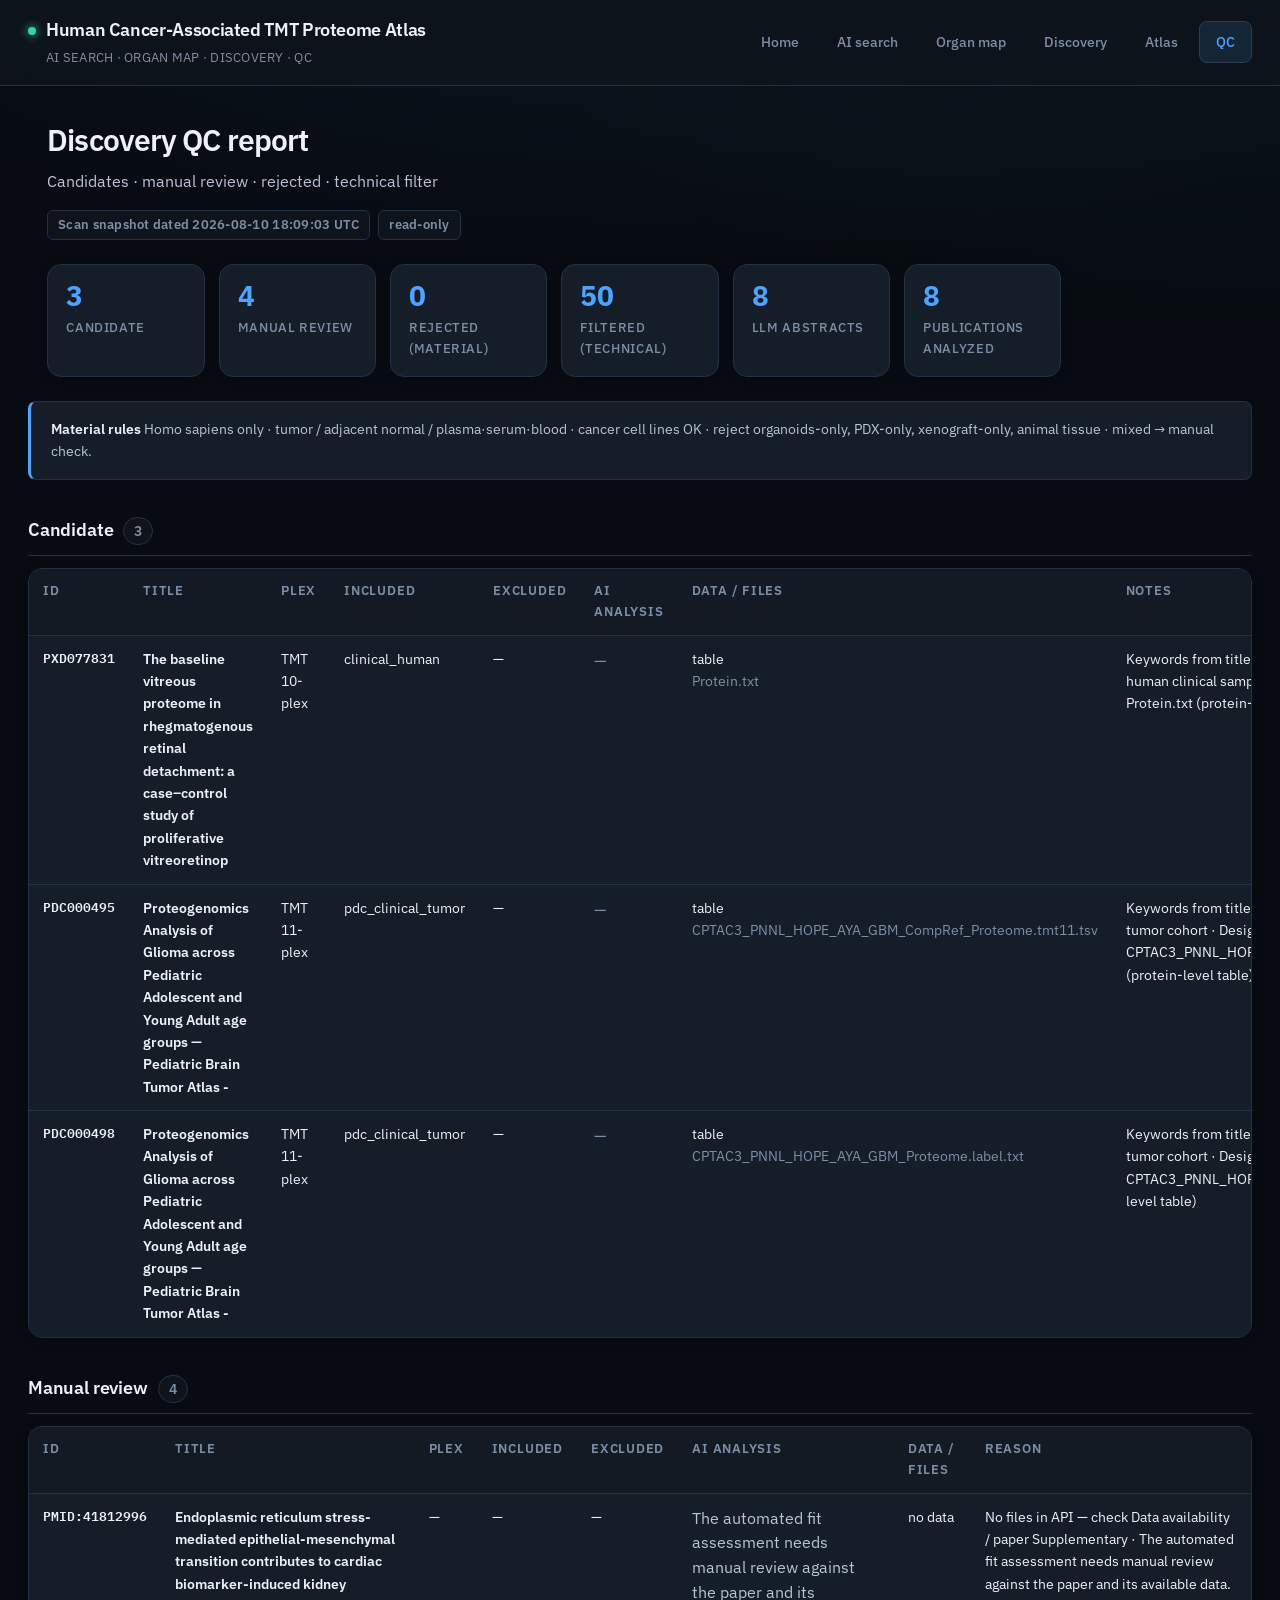
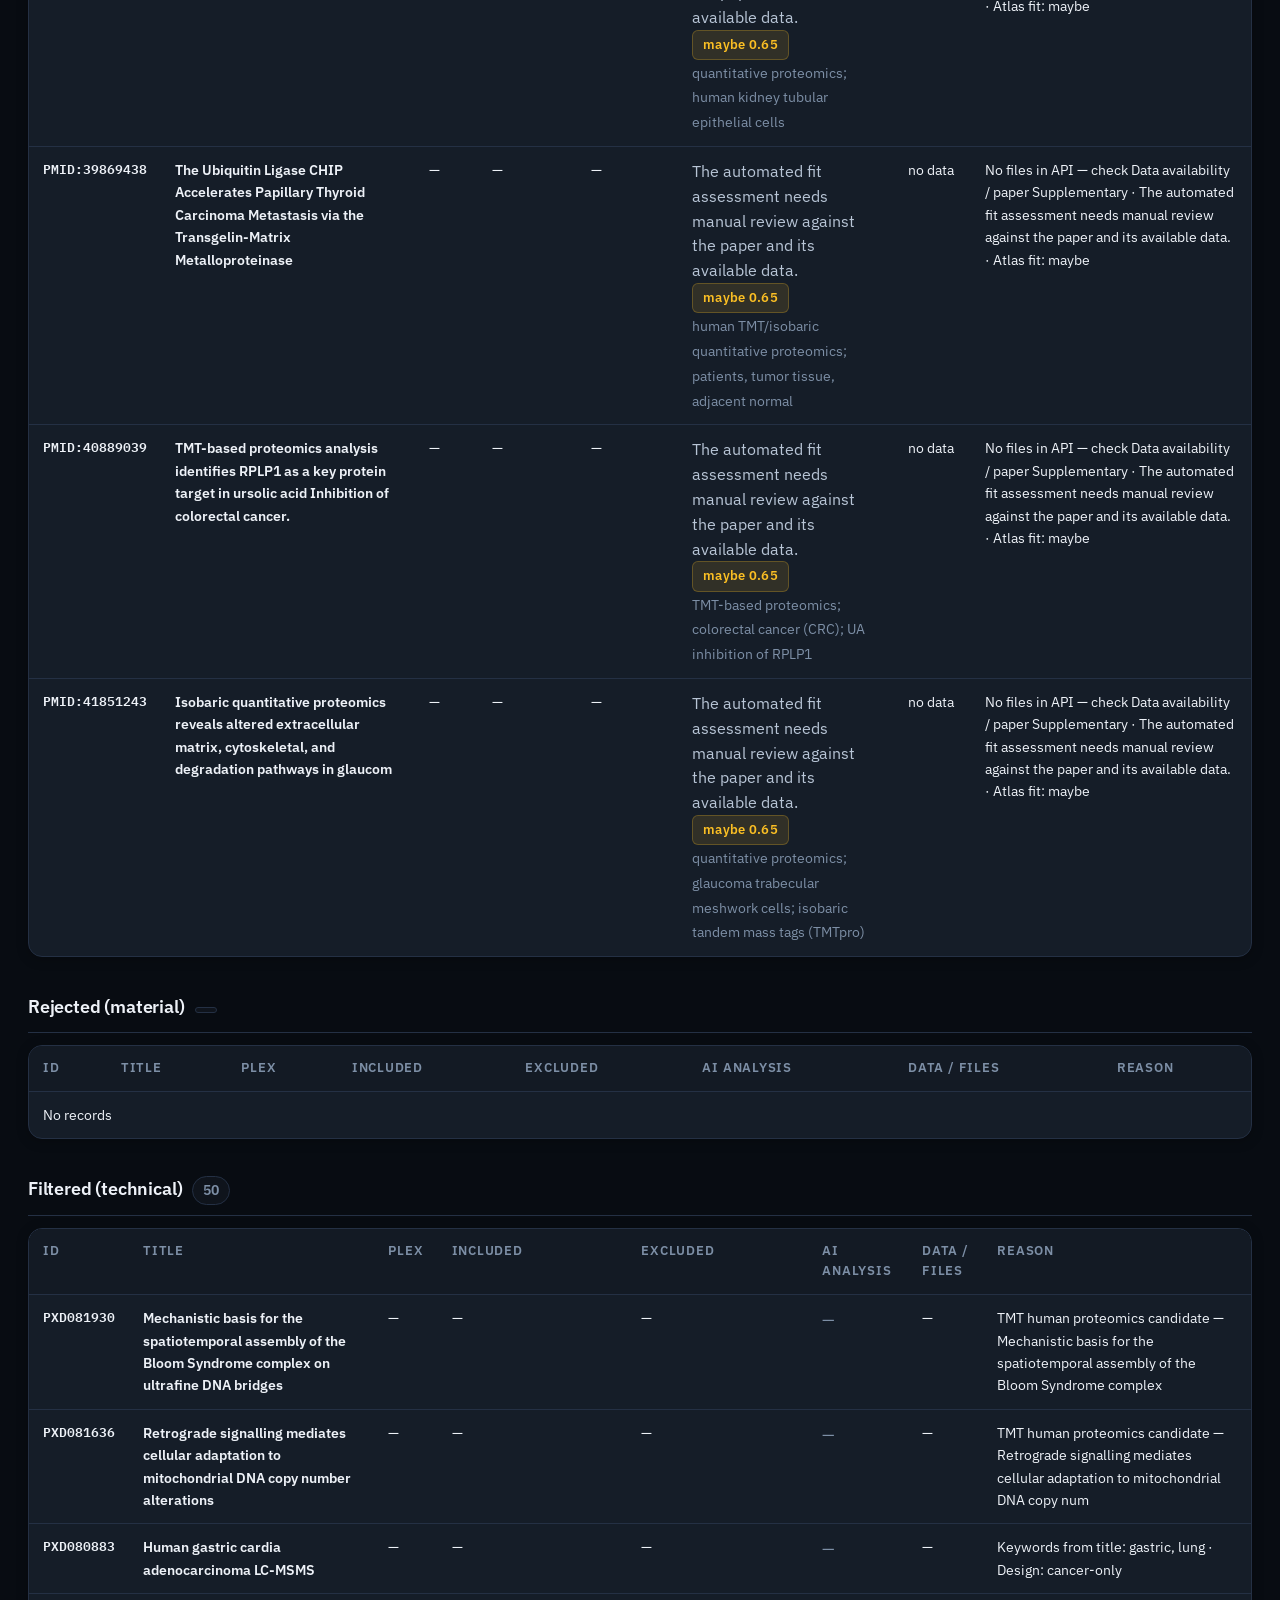
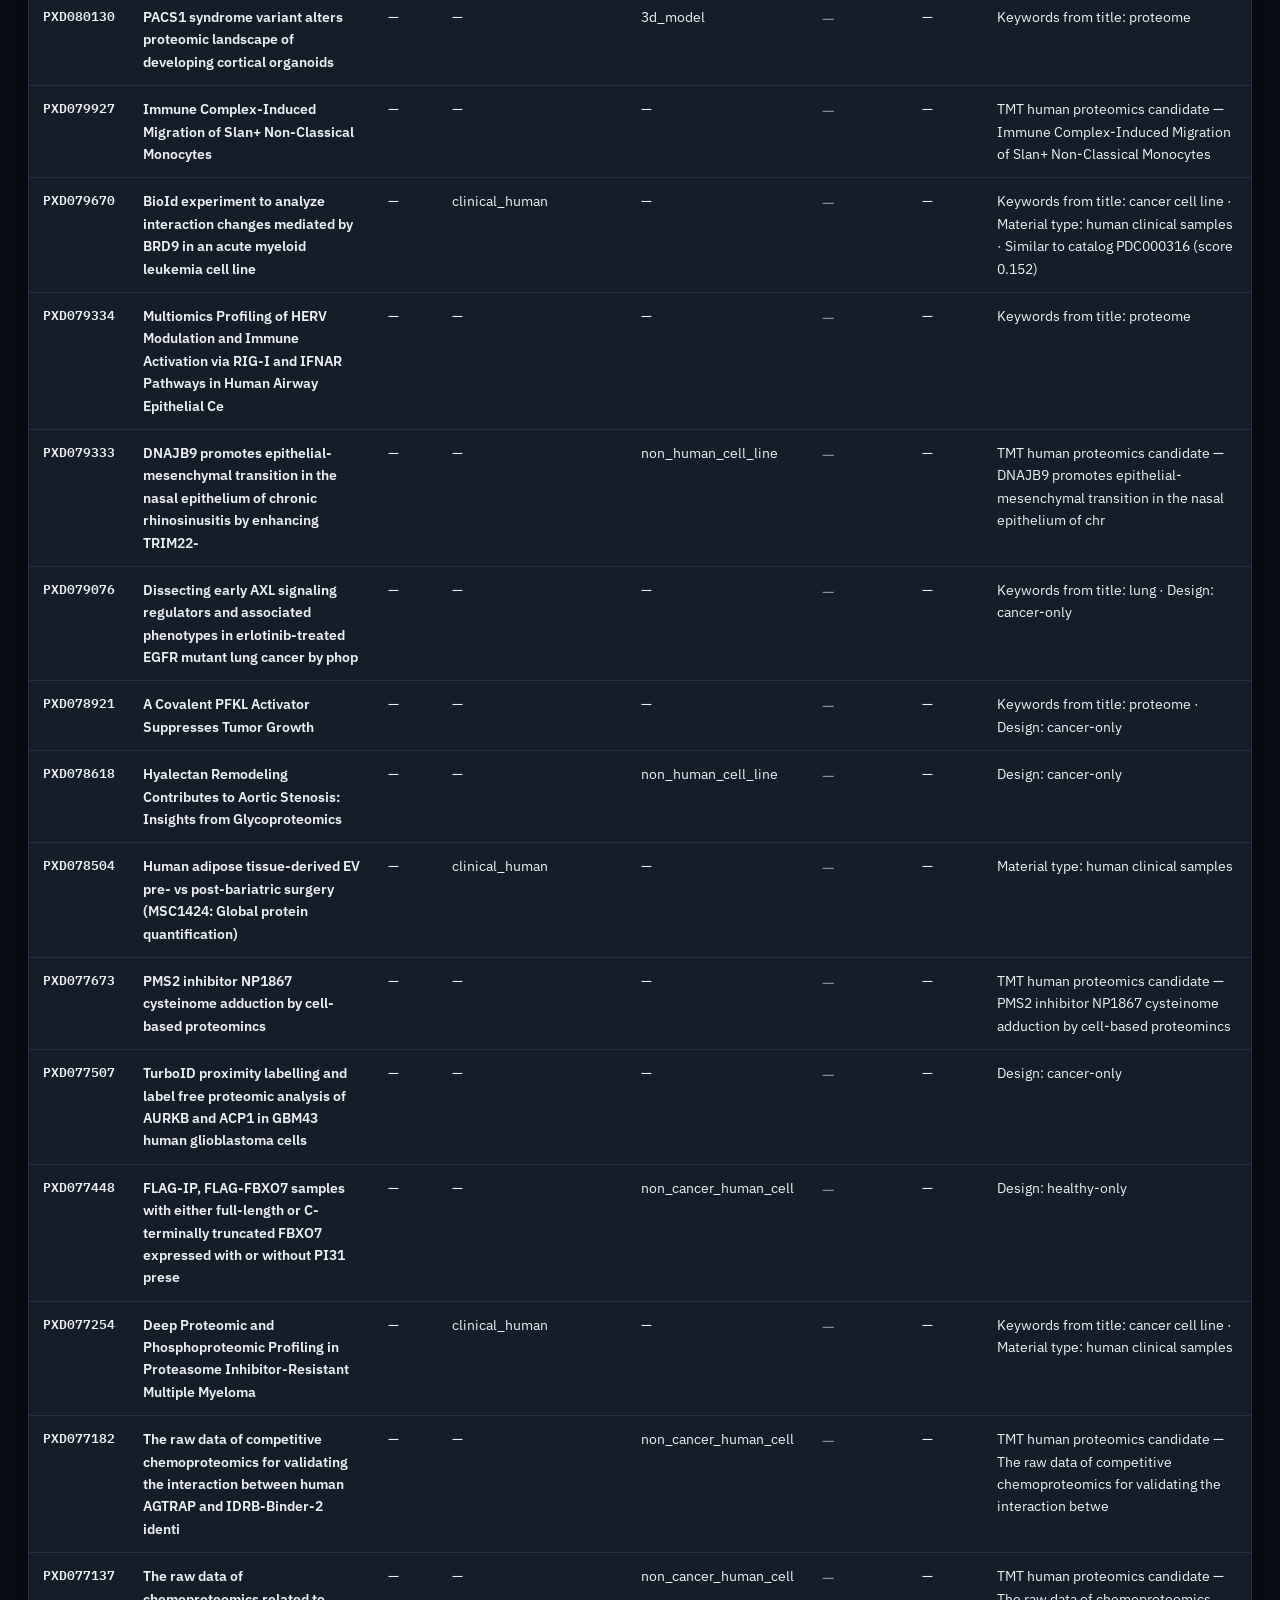
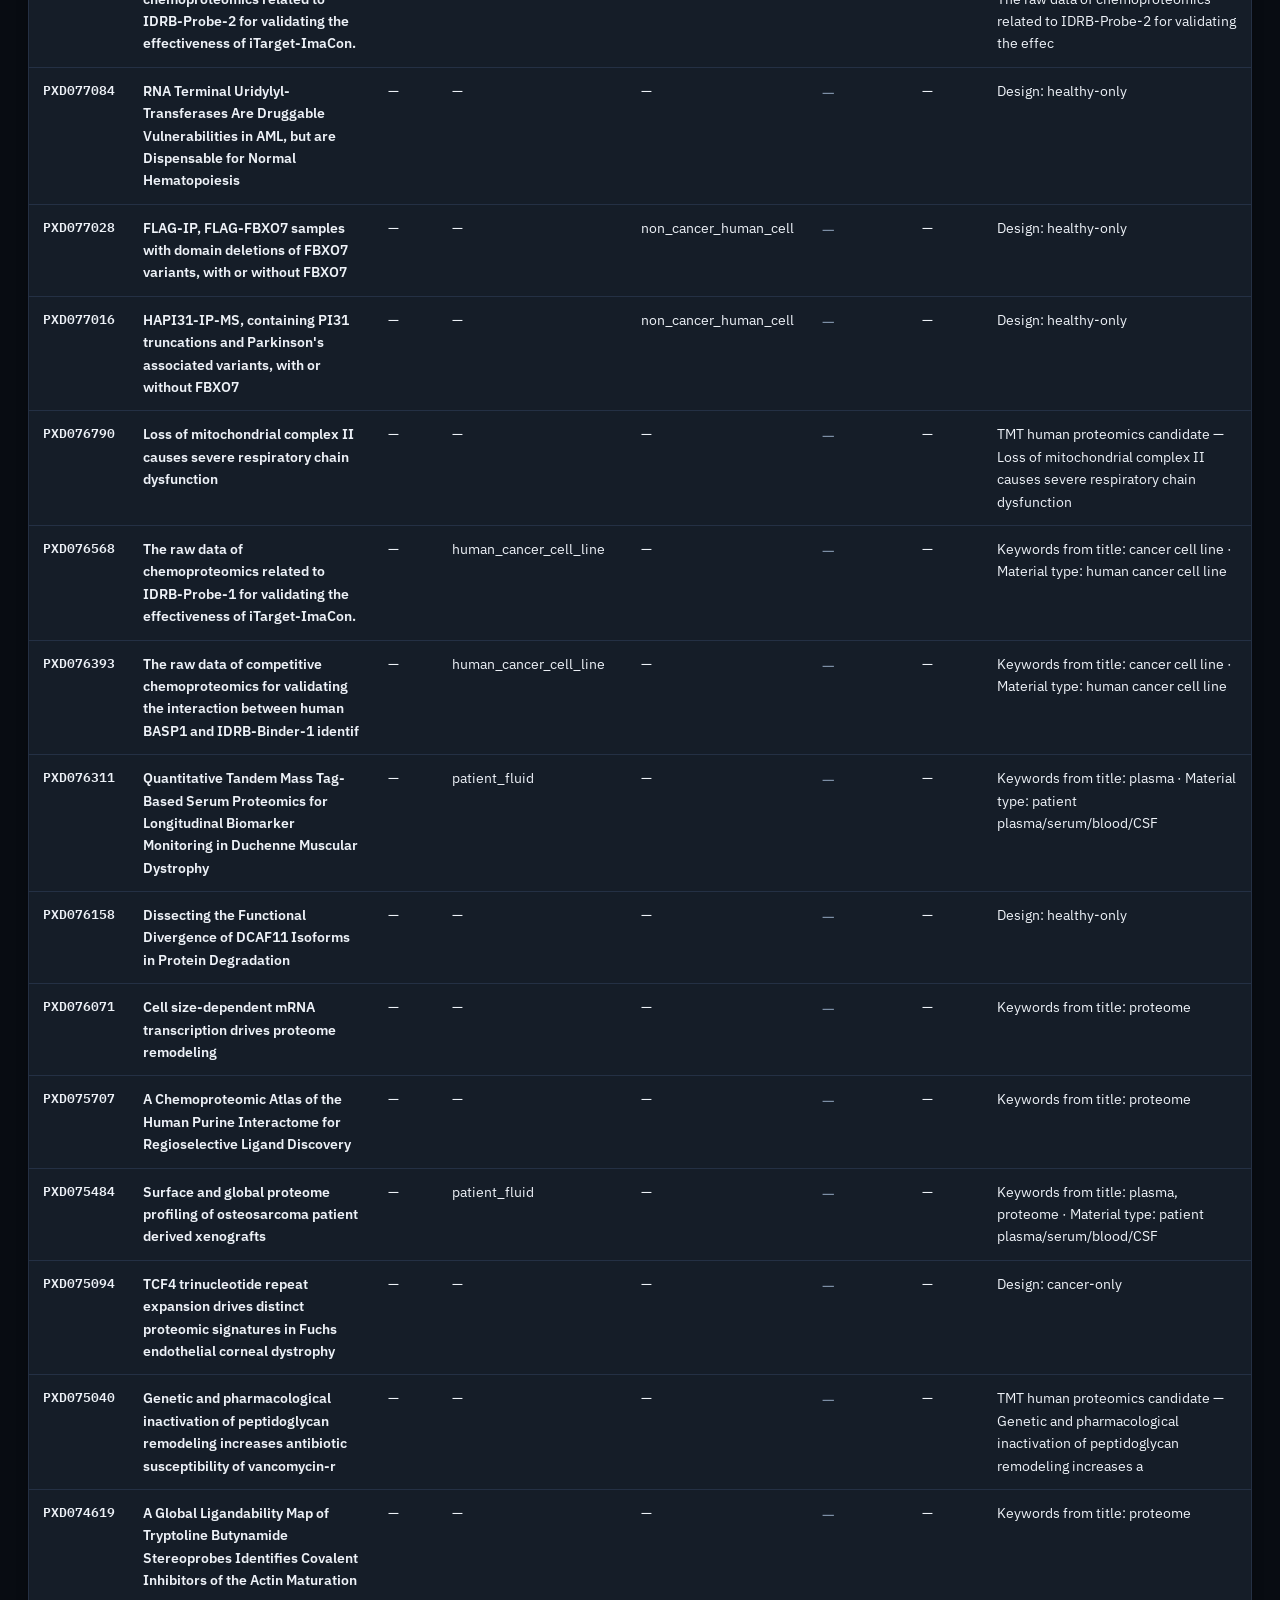
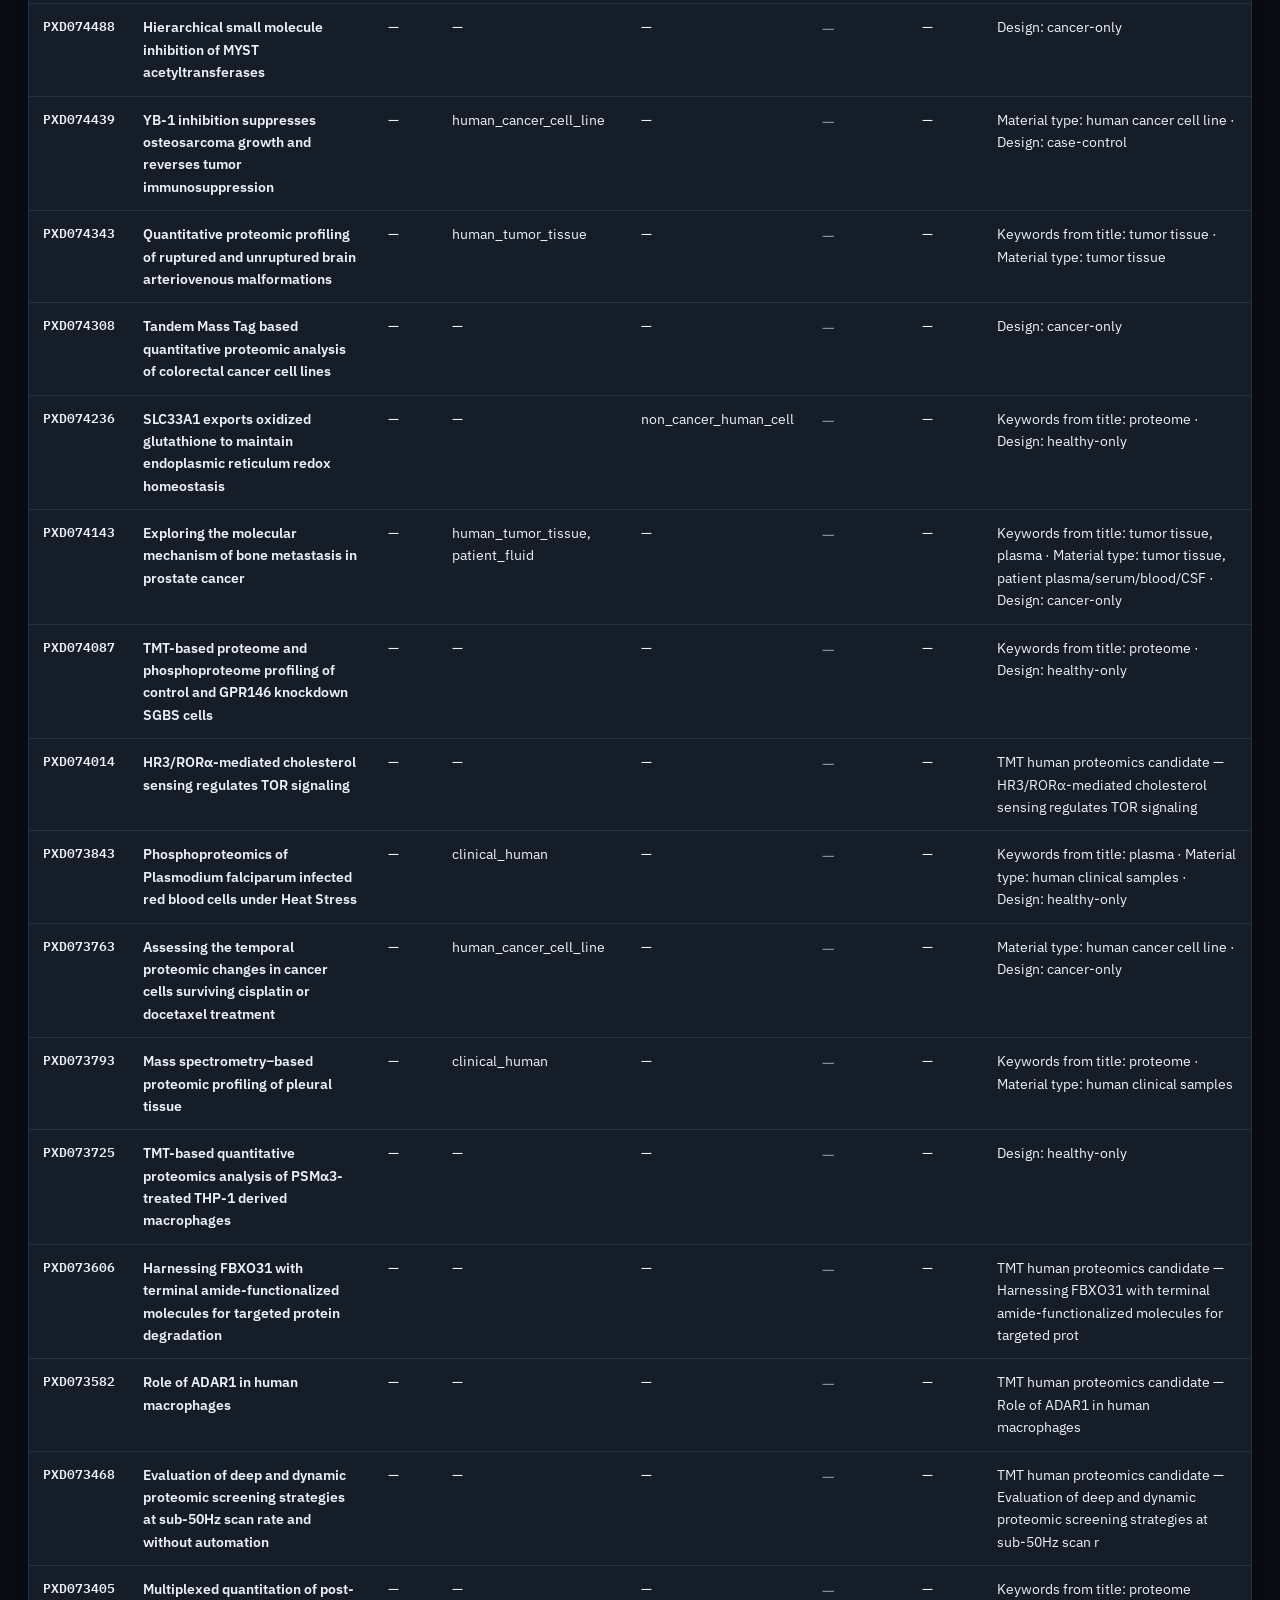
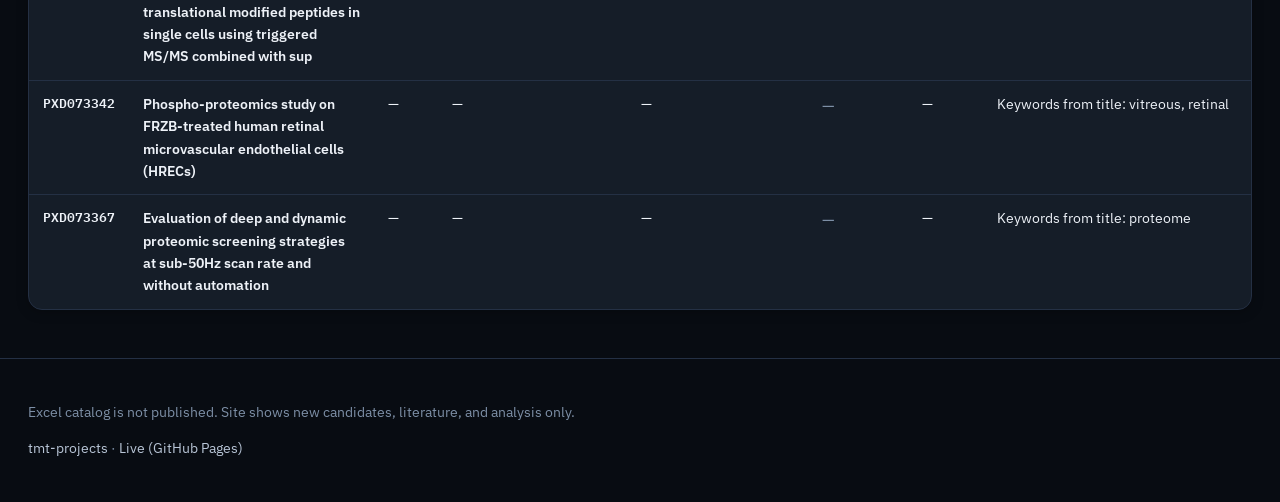
<file: discovery/qc.html>
<!DOCTYPE html>
<html lang="en">
<head>
  <meta charset="utf-8"/>
  <meta name="viewport" content="width=device-width, initial-scale=1"/>
  <meta name="description" content="Monitor human TMT in PRIDE, PDC, MassIVE, iProX · LLM abstract screening · large literature cohorts"/>
  <title>Human Cancer-Associated TMT Proteome Atlas</title>
  <link rel="stylesheet" href="assets/theme.css"/>
  <script src="assets/i18n.js?v=20261117-en" defer></script>
</head>
<body>
<header class="site-header">
  <div class="site-header-inner">
    <div class="brand">
      <span class="brand-title" data-i18n="brand_title">Human Cancer-Associated TMT Proteome Atlas</span>
      <span class="brand-sub" data-i18n="brand_sub">AI search · Organ map · Discovery · QC</span>
    </div>
    <nav class="site-nav">
      <a href="index.html" class="" data-i18n="nav_home">Home</a>
      <a href="ai_search.html" class="" data-i18n="nav_ai">AI search</a>
      <a href="../index.html" class="" data-i18n="nav_map">Organ map</a>
      <a href="discovery.html" class="" data-i18n="nav_discovery">Discovery</a>
      <a href="atlas.html" class="" data-i18n="nav_atlas">Atlas</a>
      <a href="qc.html" class="active" data-i18n="nav_qc">QC</a>
    </nav>
    
  </div>
</header>
<main class="site-main">

<div class="page-hero">
  <h1 data-i18n="qc_title">Discovery QC report</h1>
  <p class="lead" data-i18n="qc_lead">Candidates · manual review · rejected · technical filter</p>
  <div class="page-meta"><span class="meta-pill badge badge-muted"><span data-i18n="meta_updated">Updated</span> 2026-08-10 18:09:03 UTC</span> <span class="meta-pill badge badge-muted" data-i18n="badge_readonly"></span></div>
</div><div class="kpi-grid"><div class="kpi"><span class="kpi-value">3</span><span class="kpi-label" data-i18n="qc_candidate"></span></div><div class="kpi"><span class="kpi-value">4</span><span class="kpi-label" data-i18n="qc_manual"></span></div><div class="kpi"><span class="kpi-value">0</span><span class="kpi-label" data-i18n="qc_rejected"></span></div><div class="kpi"><span class="kpi-value">50</span><span class="kpi-label" data-i18n="qc_filtered"></span></div><div class="kpi"><span class="kpi-value">8</span><span class="kpi-label" data-i18n="kpi_abstracts_ai"></span></div><div class="kpi"><span class="kpi-value">8</span><span class="kpi-label" data-i18n="qc_pubs"></span></div></div>
<div class="page-content">
  <div class="note"><strong data-i18n="qc_rules_title"></strong> <span data-i18n="qc_rules"></span></div>

  <section class="section">
    <div class="section-head"><h2 data-i18n="qc_candidate"></h2><span class="section-count">3</span></div>
    <div class="table-wrap">
      <table><thead><tr>
      <th data-i18n="th_id"></th><th data-i18n="th_title"></th><th data-i18n="th_plex"></th>
      <th data-i18n="th_included"></th><th data-i18n="th_excluded"></th><th data-i18n="th_ai"></th>
      <th data-i18n="th_data"></th><th data-i18n="th_notes"></th>
    </tr></thead><tbody><tr><td class='cell-mono'><b>PXD077831</b></td><td class='cell-title'>The baseline vitreous proteome in rhegmatogenous retinal detachment: a case–control study of proliferative vitreoretinop</td><td>TMT 10-plex</td><td>clinical_human</td><td>—</td><td class='analysis-cell'><span class="cell-empty" data-i18n="cell_empty"></span></td><td>table<br/><span class='muted'>Protein.txt</span></td><td>Keywords from title: vitreous, retinal, proteome · Material type: human clinical samples · Design: case-control · Download: Protein.txt (protein-level table)</td></tr>
<tr><td class='cell-mono'><b>PDC000495</b></td><td class='cell-title'>Proteogenomics Analysis of Glioma across Pediatric Adolescent and Young Adult age groups — Pediatric Brain Tumor Atlas -</td><td>TMT 11-plex</td><td>pdc_clinical_tumor</td><td>—</td><td class='analysis-cell'><span class="cell-empty" data-i18n="cell_empty"></span></td><td>table<br/><span class='muted'>CPTAC3_PNNL_HOPE_AYA_GBM_CompRef_Proteome.tmt11.tsv</span></td><td>Keywords from title: proteome · Material type: PDC clinical tumor cohort · Design: cancer-only · Download: CPTAC3_PNNL_HOPE_AYA_GBM_CompRef_Proteome.tmt11.tsv (protein-level table)</td></tr>
<tr><td class='cell-mono'><b>PDC000498</b></td><td class='cell-title'>Proteogenomics Analysis of Glioma across Pediatric Adolescent and Young Adult age groups — Pediatric Brain Tumor Atlas -</td><td>TMT 11-plex</td><td>pdc_clinical_tumor</td><td>—</td><td class='analysis-cell'><span class="cell-empty" data-i18n="cell_empty"></span></td><td>table<br/><span class='muted'>CPTAC3_PNNL_HOPE_AYA_GBM_Proteome.label.txt</span></td><td>Keywords from title: proteome · Material type: PDC clinical tumor cohort · Design: cancer-only · Download: CPTAC3_PNNL_HOPE_AYA_GBM_Proteome.label.txt (protein-level table)</td></tr></tbody></table>
    </div>
  </section>

  <section class="section">
    <div class="section-head"><h2 data-i18n="qc_manual"></h2><span class="section-count">4</span></div>
    <div class="table-wrap">
      <table><thead><tr>
      <th data-i18n="th_id"></th><th data-i18n="th_title"></th><th data-i18n="th_plex"></th>
      <th data-i18n="th_included"></th><th data-i18n="th_excluded"></th><th data-i18n="th_ai"></th>
      <th data-i18n="th_data"></th><th data-i18n="th_reason"></th>
    </tr></thead><tbody><tr><td class='cell-mono'><b>PMID:41812996</b></td><td class='cell-title'>Endoplasmic reticulum stress-mediated epithelial-mesenchymal transition contributes to cardiac biomarker-induced kidney </td><td>—</td><td>—</td><td>—</td><td class='analysis-cell'>The automated fit assessment needs manual review against the paper and its available data.<br/><span class="badge fit-maybe">maybe 0.65</span><br/><span class="muted">quantitative proteomics; human kidney tubular epithelial cells</span></td><td>no data</td><td>No files in API — check Data availability / paper Supplementary · The automated fit assessment needs manual review against the paper and its available data. · Atlas fit: maybe</td></tr>
<tr><td class='cell-mono'><b>PMID:39869438</b></td><td class='cell-title'>The Ubiquitin Ligase CHIP Accelerates Papillary Thyroid Carcinoma Metastasis via the Transgelin-Matrix Metalloproteinase</td><td>—</td><td>—</td><td>—</td><td class='analysis-cell'>The automated fit assessment needs manual review against the paper and its available data.<br/><span class="badge fit-maybe">maybe 0.65</span><br/><span class="muted">human TMT/isobaric quantitative proteomics; patients, tumor tissue, adjacent normal</span></td><td>no data</td><td>No files in API — check Data availability / paper Supplementary · The automated fit assessment needs manual review against the paper and its available data. · Atlas fit: maybe</td></tr>
<tr><td class='cell-mono'><b>PMID:40889039</b></td><td class='cell-title'>TMT-based proteomics analysis identifies RPLP1 as a key protein target in ursolic acid Inhibition of colorectal cancer.</td><td>—</td><td>—</td><td>—</td><td class='analysis-cell'>The automated fit assessment needs manual review against the paper and its available data.<br/><span class="badge fit-maybe">maybe 0.65</span><br/><span class="muted">TMT-based proteomics; colorectal cancer (CRC); UA inhibition of RPLP1</span></td><td>no data</td><td>No files in API — check Data availability / paper Supplementary · The automated fit assessment needs manual review against the paper and its available data. · Atlas fit: maybe</td></tr>
<tr><td class='cell-mono'><b>PMID:41851243</b></td><td class='cell-title'>Isobaric quantitative proteomics reveals altered extracellular matrix, cytoskeletal, and degradation pathways in glaucom</td><td>—</td><td>—</td><td>—</td><td class='analysis-cell'>The automated fit assessment needs manual review against the paper and its available data.<br/><span class="badge fit-maybe">maybe 0.65</span><br/><span class="muted">quantitative proteomics; glaucoma trabecular meshwork cells; isobaric tandem mass tags (TMTpro)</span></td><td>no data</td><td>No files in API — check Data availability / paper Supplementary · The automated fit assessment needs manual review against the paper and its available data. · Atlas fit: maybe</td></tr></tbody></table>
    </div>
  </section>

  <section class="section">
    <div class="section-head"><h2 data-i18n="qc_rejected"></h2><span class="section-count"></span></div>
    <div class="table-wrap">
      <table><thead><tr>
      <th data-i18n="th_id"></th><th data-i18n="th_title"></th><th data-i18n="th_plex"></th>
      <th data-i18n="th_included"></th><th data-i18n="th_excluded"></th><th data-i18n="th_ai"></th>
      <th data-i18n="th_data"></th><th data-i18n="th_reason"></th>
    </tr></thead><tbody><tr><td colspan="8" data-i18n="no_rows"></td></tr></tbody></table>
    </div>
  </section>
  <section class="section">
    <div class="section-head"><h2 data-i18n="qc_filtered"></h2><span class="section-count">50</span></div>
    <div class="table-wrap">
      <table><thead><tr>
      <th data-i18n="th_id"></th><th data-i18n="th_title"></th><th data-i18n="th_plex"></th>
      <th data-i18n="th_included"></th><th data-i18n="th_excluded"></th><th data-i18n="th_ai"></th>
      <th data-i18n="th_data"></th><th data-i18n="th_reason"></th>
    </tr></thead><tbody><tr><td class='cell-mono'><b>PXD081930</b></td><td class='cell-title'>Mechanistic basis for the spatiotemporal assembly of the Bloom Syndrome complex on ultrafine DNA bridges</td><td>—</td><td>—</td><td>—</td><td class='analysis-cell'><span class="cell-empty" data-i18n="cell_empty"></span></td><td>—</td><td>TMT human proteomics candidate — Mechanistic basis for the spatiotemporal assembly of the Bloom Syndrome complex </td></tr>
<tr><td class='cell-mono'><b>PXD081636</b></td><td class='cell-title'>Retrograde signalling mediates cellular adaptation to mitochondrial DNA copy number alterations</td><td>—</td><td>—</td><td>—</td><td class='analysis-cell'><span class="cell-empty" data-i18n="cell_empty"></span></td><td>—</td><td>TMT human proteomics candidate — Retrograde signalling mediates cellular adaptation to mitochondrial DNA copy num</td></tr>
<tr><td class='cell-mono'><b>PXD080883</b></td><td class='cell-title'>Human gastric cardia adenocarcinoma LC-MSMS</td><td>—</td><td>—</td><td>—</td><td class='analysis-cell'><span class="cell-empty" data-i18n="cell_empty"></span></td><td>—</td><td>Keywords from title: gastric, lung · Design: cancer-only</td></tr>
<tr><td class='cell-mono'><b>PXD080130</b></td><td class='cell-title'>PACS1 syndrome variant alters proteomic landscape of developing cortical organoids</td><td>—</td><td>—</td><td>3d_model</td><td class='analysis-cell'><span class="cell-empty" data-i18n="cell_empty"></span></td><td>—</td><td>Keywords from title: proteome</td></tr>
<tr><td class='cell-mono'><b>PXD079927</b></td><td class='cell-title'>Immune Complex-Induced Migration of Slan+ Non-Classical Monocytes</td><td>—</td><td>—</td><td>—</td><td class='analysis-cell'><span class="cell-empty" data-i18n="cell_empty"></span></td><td>—</td><td>TMT human proteomics candidate — Immune Complex-Induced Migration of Slan+ Non-Classical Monocytes</td></tr>
<tr><td class='cell-mono'><b>PXD079670</b></td><td class='cell-title'>BioId experiment to analyze interaction changes mediated by BRD9 in an acute myeloid leukemia cell line</td><td>—</td><td>clinical_human</td><td>—</td><td class='analysis-cell'><span class="cell-empty" data-i18n="cell_empty"></span></td><td>—</td><td>Keywords from title: cancer cell line · Material type: human clinical samples · Similar to catalog PDC000316 (score 0.152)</td></tr>
<tr><td class='cell-mono'><b>PXD079334</b></td><td class='cell-title'>Multiomics Profiling of HERV Modulation and Immune Activation via RIG-I and IFNAR Pathways in Human Airway Epithelial Ce</td><td>—</td><td>—</td><td>—</td><td class='analysis-cell'><span class="cell-empty" data-i18n="cell_empty"></span></td><td>—</td><td>Keywords from title: proteome</td></tr>
<tr><td class='cell-mono'><b>PXD079333</b></td><td class='cell-title'>DNAJB9 promotes epithelial-mesenchymal transition in the nasal epithelium of chronic rhinosinusitis by enhancing TRIM22-</td><td>—</td><td>—</td><td>non_human_cell_line</td><td class='analysis-cell'><span class="cell-empty" data-i18n="cell_empty"></span></td><td>—</td><td>TMT human proteomics candidate — DNAJB9 promotes epithelial-mesenchymal transition in the nasal epithelium of chr</td></tr>
<tr><td class='cell-mono'><b>PXD079076</b></td><td class='cell-title'>Dissecting early AXL signaling regulators and associated phenotypes in erlotinib-treated EGFR mutant lung cancer by phop</td><td>—</td><td>—</td><td>—</td><td class='analysis-cell'><span class="cell-empty" data-i18n="cell_empty"></span></td><td>—</td><td>Keywords from title: lung · Design: cancer-only</td></tr>
<tr><td class='cell-mono'><b>PXD078921</b></td><td class='cell-title'>A Covalent PFKL Activator Suppresses Tumor Growth</td><td>—</td><td>—</td><td>—</td><td class='analysis-cell'><span class="cell-empty" data-i18n="cell_empty"></span></td><td>—</td><td>Keywords from title: proteome · Design: cancer-only</td></tr>
<tr><td class='cell-mono'><b>PXD078618</b></td><td class='cell-title'>Hyalectan Remodeling Contributes to Aortic Stenosis: Insights from Glycoproteomics</td><td>—</td><td>—</td><td>non_human_cell_line</td><td class='analysis-cell'><span class="cell-empty" data-i18n="cell_empty"></span></td><td>—</td><td>Design: cancer-only</td></tr>
<tr><td class='cell-mono'><b>PXD078504</b></td><td class='cell-title'>Human adipose tissue-derived EV pre- vs post-bariatric surgery (MSC1424: Global protein quantification)</td><td>—</td><td>clinical_human</td><td>—</td><td class='analysis-cell'><span class="cell-empty" data-i18n="cell_empty"></span></td><td>—</td><td>Material type: human clinical samples</td></tr>
<tr><td class='cell-mono'><b>PXD077673</b></td><td class='cell-title'>PMS2 inhibitor NP1867 cysteinome adduction by cell-based proteomincs</td><td>—</td><td>—</td><td>—</td><td class='analysis-cell'><span class="cell-empty" data-i18n="cell_empty"></span></td><td>—</td><td>TMT human proteomics candidate — PMS2 inhibitor NP1867 cysteinome adduction by cell-based proteomincs</td></tr>
<tr><td class='cell-mono'><b>PXD077507</b></td><td class='cell-title'>TurboID proximity labelling and label free proteomic analysis of AURKB and ACP1 in GBM43 human glioblastoma cells</td><td>—</td><td>—</td><td>—</td><td class='analysis-cell'><span class="cell-empty" data-i18n="cell_empty"></span></td><td>—</td><td>Design: cancer-only</td></tr>
<tr><td class='cell-mono'><b>PXD077448</b></td><td class='cell-title'>FLAG-IP, FLAG-FBXO7 samples with either full-length or C-terminally truncated FBXO7 expressed with or without PI31 prese</td><td>—</td><td>—</td><td>non_cancer_human_cell</td><td class='analysis-cell'><span class="cell-empty" data-i18n="cell_empty"></span></td><td>—</td><td>Design: healthy-only</td></tr>
<tr><td class='cell-mono'><b>PXD077254</b></td><td class='cell-title'>Deep Proteomic and Phosphoproteomic Profiling  in Proteasome Inhibitor-Resistant Multiple Myeloma</td><td>—</td><td>clinical_human</td><td>—</td><td class='analysis-cell'><span class="cell-empty" data-i18n="cell_empty"></span></td><td>—</td><td>Keywords from title: cancer cell line · Material type: human clinical samples</td></tr>
<tr><td class='cell-mono'><b>PXD077182</b></td><td class='cell-title'>The raw data of competitive chemoproteomics for validating the interaction between human AGTRAP and IDRB-Binder-2 identi</td><td>—</td><td>—</td><td>non_cancer_human_cell</td><td class='analysis-cell'><span class="cell-empty" data-i18n="cell_empty"></span></td><td>—</td><td>TMT human proteomics candidate — The raw data of competitive chemoproteomics for validating the interaction betwe</td></tr>
<tr><td class='cell-mono'><b>PXD077137</b></td><td class='cell-title'>The raw data of chemoproteomics related to IDRB-Probe-2 for validating the effectiveness of iTarget-ImaCon.</td><td>—</td><td>—</td><td>non_cancer_human_cell</td><td class='analysis-cell'><span class="cell-empty" data-i18n="cell_empty"></span></td><td>—</td><td>TMT human proteomics candidate — The raw data of chemoproteomics related to IDRB-Probe-2 for validating the effec</td></tr>
<tr><td class='cell-mono'><b>PXD077084</b></td><td class='cell-title'>RNA Terminal Uridylyl-Transferases Are Druggable Vulnerabilities in AML, but are Dispensable for Normal Hematopoiesis</td><td>—</td><td>—</td><td>—</td><td class='analysis-cell'><span class="cell-empty" data-i18n="cell_empty"></span></td><td>—</td><td>Design: healthy-only</td></tr>
<tr><td class='cell-mono'><b>PXD077028</b></td><td class='cell-title'>FLAG-IP, FLAG-FBXO7 samples with domain deletions of FBXO7 variants, with or without FBXO7</td><td>—</td><td>—</td><td>non_cancer_human_cell</td><td class='analysis-cell'><span class="cell-empty" data-i18n="cell_empty"></span></td><td>—</td><td>Design: healthy-only</td></tr>
<tr><td class='cell-mono'><b>PXD077016</b></td><td class='cell-title'>HAPI31-IP-MS, containing PI31 truncations and Parkinson&#x27;s associated variants, with or without FBXO7</td><td>—</td><td>—</td><td>non_cancer_human_cell</td><td class='analysis-cell'><span class="cell-empty" data-i18n="cell_empty"></span></td><td>—</td><td>Design: healthy-only</td></tr>
<tr><td class='cell-mono'><b>PXD076790</b></td><td class='cell-title'>Loss of mitochondrial complex II causes severe respiratory chain dysfunction</td><td>—</td><td>—</td><td>—</td><td class='analysis-cell'><span class="cell-empty" data-i18n="cell_empty"></span></td><td>—</td><td>TMT human proteomics candidate — Loss of mitochondrial complex II causes severe respiratory chain dysfunction</td></tr>
<tr><td class='cell-mono'><b>PXD076568</b></td><td class='cell-title'>The raw data of chemoproteomics related to IDRB-Probe-1 for validating the effectiveness of iTarget-ImaCon.</td><td>—</td><td>human_cancer_cell_line</td><td>—</td><td class='analysis-cell'><span class="cell-empty" data-i18n="cell_empty"></span></td><td>—</td><td>Keywords from title: cancer cell line · Material type: human cancer cell line</td></tr>
<tr><td class='cell-mono'><b>PXD076393</b></td><td class='cell-title'>The raw data of competitive chemoproteomics for validating the interaction between human BASP1 and IDRB-Binder-1 identif</td><td>—</td><td>human_cancer_cell_line</td><td>—</td><td class='analysis-cell'><span class="cell-empty" data-i18n="cell_empty"></span></td><td>—</td><td>Keywords from title: cancer cell line · Material type: human cancer cell line</td></tr>
<tr><td class='cell-mono'><b>PXD076311</b></td><td class='cell-title'>Quantitative Tandem Mass Tag-Based Serum Proteomics for Longitudinal Biomarker Monitoring in Duchenne Muscular Dystrophy</td><td>—</td><td>patient_fluid</td><td>—</td><td class='analysis-cell'><span class="cell-empty" data-i18n="cell_empty"></span></td><td>—</td><td>Keywords from title: plasma · Material type: patient plasma/serum/blood/CSF</td></tr>
<tr><td class='cell-mono'><b>PXD076158</b></td><td class='cell-title'>Dissecting the Functional Divergence of DCAF11 Isoforms in Protein Degradation</td><td>—</td><td>—</td><td>—</td><td class='analysis-cell'><span class="cell-empty" data-i18n="cell_empty"></span></td><td>—</td><td>Design: healthy-only</td></tr>
<tr><td class='cell-mono'><b>PXD076071</b></td><td class='cell-title'>Cell size-dependent mRNA transcription drives proteome remodeling</td><td>—</td><td>—</td><td>—</td><td class='analysis-cell'><span class="cell-empty" data-i18n="cell_empty"></span></td><td>—</td><td>Keywords from title: proteome</td></tr>
<tr><td class='cell-mono'><b>PXD075707</b></td><td class='cell-title'>A Chemoproteomic Atlas of the Human Purine Interactome for Regioselective Ligand Discovery</td><td>—</td><td>—</td><td>—</td><td class='analysis-cell'><span class="cell-empty" data-i18n="cell_empty"></span></td><td>—</td><td>Keywords from title: proteome</td></tr>
<tr><td class='cell-mono'><b>PXD075484</b></td><td class='cell-title'>Surface and global proteome profiling of osteosarcoma patient derived xenografts</td><td>—</td><td>patient_fluid</td><td>—</td><td class='analysis-cell'><span class="cell-empty" data-i18n="cell_empty"></span></td><td>—</td><td>Keywords from title: plasma, proteome · Material type: patient plasma/serum/blood/CSF</td></tr>
<tr><td class='cell-mono'><b>PXD075094</b></td><td class='cell-title'>TCF4 trinucleotide repeat expansion drives distinct proteomic signatures in Fuchs endothelial corneal dystrophy</td><td>—</td><td>—</td><td>—</td><td class='analysis-cell'><span class="cell-empty" data-i18n="cell_empty"></span></td><td>—</td><td>Design: cancer-only</td></tr>
<tr><td class='cell-mono'><b>PXD075040</b></td><td class='cell-title'>Genetic and pharmacological inactivation of peptidoglycan remodeling increases antibiotic susceptibility of vancomycin-r</td><td>—</td><td>—</td><td>—</td><td class='analysis-cell'><span class="cell-empty" data-i18n="cell_empty"></span></td><td>—</td><td>TMT human proteomics candidate — Genetic and pharmacological inactivation of peptidoglycan remodeling increases a</td></tr>
<tr><td class='cell-mono'><b>PXD074619</b></td><td class='cell-title'>A Global Ligandability Map of Tryptoline Butynamide Stereoprobes Identifies Covalent Inhibitors of the Actin Maturation </td><td>—</td><td>—</td><td>—</td><td class='analysis-cell'><span class="cell-empty" data-i18n="cell_empty"></span></td><td>—</td><td>Keywords from title: proteome</td></tr>
<tr><td class='cell-mono'><b>PXD074488</b></td><td class='cell-title'>Hierarchical small molecule inhibition of MYST acetyltransferases</td><td>—</td><td>—</td><td>—</td><td class='analysis-cell'><span class="cell-empty" data-i18n="cell_empty"></span></td><td>—</td><td>Design: cancer-only</td></tr>
<tr><td class='cell-mono'><b>PXD074439</b></td><td class='cell-title'>YB-1 inhibition suppresses osteosarcoma growth and reverses tumor immunosuppression</td><td>—</td><td>human_cancer_cell_line</td><td>—</td><td class='analysis-cell'><span class="cell-empty" data-i18n="cell_empty"></span></td><td>—</td><td>Material type: human cancer cell line · Design: case-control</td></tr>
<tr><td class='cell-mono'><b>PXD074343</b></td><td class='cell-title'>Quantitative proteomic profiling of ruptured and unruptured brain arteriovenous malformations</td><td>—</td><td>human_tumor_tissue</td><td>—</td><td class='analysis-cell'><span class="cell-empty" data-i18n="cell_empty"></span></td><td>—</td><td>Keywords from title: tumor tissue · Material type: tumor tissue</td></tr>
<tr><td class='cell-mono'><b>PXD074308</b></td><td class='cell-title'>Tandem Mass Tag based quantitative proteomic analysis of colorectal cancer cell lines</td><td>—</td><td>—</td><td>—</td><td class='analysis-cell'><span class="cell-empty" data-i18n="cell_empty"></span></td><td>—</td><td>Design: cancer-only</td></tr>
<tr><td class='cell-mono'><b>PXD074236</b></td><td class='cell-title'>SLC33A1 exports oxidized glutathione to maintain endoplasmic reticulum redox homeostasis</td><td>—</td><td>—</td><td>non_cancer_human_cell</td><td class='analysis-cell'><span class="cell-empty" data-i18n="cell_empty"></span></td><td>—</td><td>Keywords from title: proteome · Design: healthy-only</td></tr>
<tr><td class='cell-mono'><b>PXD074143</b></td><td class='cell-title'>Exploring the molecular mechanism of bone metastasis in prostate cancer</td><td>—</td><td>human_tumor_tissue, patient_fluid</td><td>—</td><td class='analysis-cell'><span class="cell-empty" data-i18n="cell_empty"></span></td><td>—</td><td>Keywords from title: tumor tissue, plasma · Material type: tumor tissue, patient plasma/serum/blood/CSF · Design: cancer-only</td></tr>
<tr><td class='cell-mono'><b>PXD074087</b></td><td class='cell-title'>TMT-based proteome and phosphoproteome profiling of control and GPR146 knockdown SGBS cells</td><td>—</td><td>—</td><td>—</td><td class='analysis-cell'><span class="cell-empty" data-i18n="cell_empty"></span></td><td>—</td><td>Keywords from title: proteome · Design: healthy-only</td></tr>
<tr><td class='cell-mono'><b>PXD074014</b></td><td class='cell-title'>HR3/RORα-mediated cholesterol sensing regulates TOR signaling</td><td>—</td><td>—</td><td>—</td><td class='analysis-cell'><span class="cell-empty" data-i18n="cell_empty"></span></td><td>—</td><td>TMT human proteomics candidate — HR3/RORα-mediated cholesterol sensing regulates TOR signaling</td></tr>
<tr><td class='cell-mono'><b>PXD073843</b></td><td class='cell-title'>Phosphoproteomics of Plasmodium falciparum infected red blood cells under Heat Stress</td><td>—</td><td>clinical_human</td><td>—</td><td class='analysis-cell'><span class="cell-empty" data-i18n="cell_empty"></span></td><td>—</td><td>Keywords from title: plasma · Material type: human clinical samples · Design: healthy-only</td></tr>
<tr><td class='cell-mono'><b>PXD073763</b></td><td class='cell-title'>Assessing the temporal proteomic changes in cancer cells surviving cisplatin or docetaxel treatment</td><td>—</td><td>human_cancer_cell_line</td><td>—</td><td class='analysis-cell'><span class="cell-empty" data-i18n="cell_empty"></span></td><td>—</td><td>Material type: human cancer cell line · Design: cancer-only</td></tr>
<tr><td class='cell-mono'><b>PXD073793</b></td><td class='cell-title'>Mass spectrometry–based proteomic profiling of pleural tissue</td><td>—</td><td>clinical_human</td><td>—</td><td class='analysis-cell'><span class="cell-empty" data-i18n="cell_empty"></span></td><td>—</td><td>Keywords from title: proteome · Material type: human clinical samples</td></tr>
<tr><td class='cell-mono'><b>PXD073725</b></td><td class='cell-title'>TMT-based quantitative proteomics analysis of PSMα3-treated THP-1 derived macrophages</td><td>—</td><td>—</td><td>—</td><td class='analysis-cell'><span class="cell-empty" data-i18n="cell_empty"></span></td><td>—</td><td>Design: healthy-only</td></tr>
<tr><td class='cell-mono'><b>PXD073606</b></td><td class='cell-title'>Harnessing FBXO31 with terminal amide-functionalized molecules for targeted protein degradation</td><td>—</td><td>—</td><td>—</td><td class='analysis-cell'><span class="cell-empty" data-i18n="cell_empty"></span></td><td>—</td><td>TMT human proteomics candidate — Harnessing FBXO31 with terminal amide-functionalized molecules for targeted prot</td></tr>
<tr><td class='cell-mono'><b>PXD073582</b></td><td class='cell-title'>Role of ADAR1 in human macrophages</td><td>—</td><td>—</td><td>—</td><td class='analysis-cell'><span class="cell-empty" data-i18n="cell_empty"></span></td><td>—</td><td>TMT human proteomics candidate — Role of ADAR1 in human macrophages</td></tr>
<tr><td class='cell-mono'><b>PXD073468</b></td><td class='cell-title'>Evaluation of deep and dynamic proteomic screening strategies at sub-50Hz scan rate and without automation</td><td>—</td><td>—</td><td>—</td><td class='analysis-cell'><span class="cell-empty" data-i18n="cell_empty"></span></td><td>—</td><td>TMT human proteomics candidate — Evaluation of deep and dynamic proteomic screening strategies at sub-50Hz scan r</td></tr>
<tr><td class='cell-mono'><b>PXD073405</b></td><td class='cell-title'>Multiplexed quantitation of post-translational modified peptides in single cells using triggered MS/MS combined with sup</td><td>—</td><td>—</td><td>—</td><td class='analysis-cell'><span class="cell-empty" data-i18n="cell_empty"></span></td><td>—</td><td>Keywords from title: proteome</td></tr>
<tr><td class='cell-mono'><b>PXD073342</b></td><td class='cell-title'>Phospho-proteomics study on FRZB-treated human retinal microvascular endothelial cells (HRECs)</td><td>—</td><td>—</td><td>—</td><td class='analysis-cell'><span class="cell-empty" data-i18n="cell_empty"></span></td><td>—</td><td>Keywords from title: vitreous, retinal</td></tr>
<tr><td class='cell-mono'><b>PXD073367</b></td><td class='cell-title'>Evaluation of deep and dynamic proteomic screening strategies at sub-50Hz scan rate and without automation</td><td>—</td><td>—</td><td>—</td><td class='analysis-cell'><span class="cell-empty" data-i18n="cell_empty"></span></td><td>—</td><td>Keywords from title: proteome</td></tr></tbody></table>
    </div>
  </section>
</div>
</main>
<footer class="footer">
  <p data-i18n="footer_policy">Excel catalog is not published. Site shows new candidates, literature, and analysis only.</p>
  <p>
    <a href="https://github.com/arinaatom-cyber/tmt-projects/tree/main/Projects" target="_blank" rel="noopener" data-i18n="footer_projects">tmt-projects</a> ·
    <a href="https://arinaatom-cyber.github.io/TMT/" target="_blank" rel="noopener" data-i18n="footer_live">Live (GitHub Pages)</a>
  </p>
</footer>
</body>
</html>
</file>
<file: discovery/assets/theme.css>
/* Human Cancser Assosiated TMT Proteome Atlas — Discovery UI */
@import url("https://fonts.googleapis.com/css2?family=IBM+Plex+Sans:wght@400;500;600;700&family=IBM+Plex+Mono:wght@400;500&display=swap");

:root {
  --bg: #080c12;
  --bg-elevated: #0f141c;
  --bg-subtle: #131a24;
  --card: #151d28;
  --card-hover: #1a2433;
  --border: #243044;
  --border-light: #2f3d52;
  --text: #eef2f8;
  --text-secondary: #b8c5d6;
  --muted: #7d8fa6;
  --accent: #4da3ff;
  --accent-soft: rgba(77, 163, 255, 0.12);
  --accent-dim: #1a3352;
  --ok: #34d399;
  --ok-soft: rgba(52, 211, 153, 0.12);
  --ok-dim: #143528;
  --warn: #fbbf24;
  --warn-soft: rgba(251, 191, 36, 0.12);
  --warn-dim: #3a2e14;
  --bad: #f87171;
  --bad-soft: rgba(248, 113, 113, 0.12);
  --bad-dim: #3a1c1c;
  --radius: 14px;
  --radius-sm: 8px;
  --radius-xs: 6px;
  --shadow: 0 8px 32px rgba(0, 0, 0, 0.45);
  --shadow-sm: 0 2px 12px rgba(0, 0, 0, 0.25);
  --font: "IBM Plex Sans", "Segoe UI", system-ui, sans-serif;
  --mono: "IBM Plex Mono", ui-monospace, Consolas, monospace;
  --max-w: 1680px;
  --text-base: 1rem;
  --text-sm: 0.875rem;
  --text-xs: 0.8125rem;
  --leading: 1.6;
}

* { box-sizing: border-box; }

html { scroll-behavior: smooth; }

body {
  margin: 0;
  font-family: var(--font);
  font-size: var(--text-base);
  line-height: var(--leading);
  background: var(--bg);
  color: var(--text);
  -webkit-font-smoothing: antialiased;
}

body::before {
  content: "";
  position: fixed;
  inset: 0;
  background:
    radial-gradient(ellipse 80% 50% at 50% -20%, rgba(77, 163, 255, 0.08), transparent),
    radial-gradient(ellipse 60% 40% at 100% 0%, rgba(52, 211, 153, 0.04), transparent);
  pointer-events: none;
  z-index: -1;
}

a {
  color: var(--accent);
  text-decoration: none;
  transition: color 0.15s;
}

a:hover { color: #7bb8ff; text-decoration: underline; }

code {
  font-family: var(--mono);
  font-size: 0.88em;
  background: var(--bg-elevated);
  border: 1px solid var(--border);
  border-radius: var(--radius-xs);
  padding: 2px 7px;
  color: var(--text-secondary);
}

.site-main { min-height: calc(100vh - 140px); }

/* Header */
.site-header {
  border-bottom: 1px solid var(--border);
  background: rgba(15, 20, 28, 0.92);
  position: sticky;
  top: 0;
  z-index: 100;
  backdrop-filter: blur(12px);
}

.site-header-inner {
  max-width: var(--max-w);
  margin: 0 auto;
  padding: 16px 28px;
  display: flex;
  flex-wrap: wrap;
  align-items: center;
  gap: 20px;
}

.brand {
  display: flex;
  flex-direction: column;
  gap: 3px;
  margin-right: auto;
}

.brand-title {
  font-size: 1.125rem;
  font-weight: 600;
  color: var(--text);
  letter-spacing: -0.02em;
}

.brand-title::before {
  content: "";
  display: inline-block;
  width: 8px;
  height: 8px;
  border-radius: 50%;
  background: var(--ok);
  margin-right: 10px;
  box-shadow: 0 0 10px var(--ok);
  vertical-align: middle;
}

.brand-sub {
  font-size: var(--text-xs);
  color: var(--muted);
  padding-left: 18px;
  letter-spacing: 0.02em;
  text-transform: uppercase;
}

.site-nav {
  display: flex;
  flex-wrap: wrap;
  gap: 4px;
}

.site-nav a {
  padding: 9px 16px;
  border-radius: var(--radius-sm);
  border: 1px solid transparent;
  color: var(--muted);
  font-size: var(--text-sm);
  font-weight: 500;
  text-decoration: none;
  transition: all 0.15s;
}

.site-nav a:hover {
  color: var(--text);
  background: var(--card);
  text-decoration: none;
}

.site-nav a.active {
  color: var(--accent);
  border-color: var(--border-light);
  background: var(--accent-soft);
}

/* Hero */
.page-hero {
  max-width: var(--max-w);
  margin: 0 auto;
  padding: 36px 28px 20px;
}

.page-hero h1 {
  margin: 0 0 10px;
  font-size: 1.875rem;
  font-weight: 600;
  letter-spacing: -0.03em;
  color: var(--text);
  line-height: 1.2;
}

.page-hero .lead {
  color: var(--text-secondary);
  margin: 0;
  max-width: 68ch;
  font-size: 1.02rem;
}

.page-meta {
  display: flex;
  flex-wrap: wrap;
  gap: 8px;
  margin-top: 16px;
}

.meta-pill { font-weight: 500; }

/* KPIs */
.kpi-grid {
  max-width: var(--max-w);
  margin: 0 auto;
  padding: 4px 28px 24px;
  display: grid;
  grid-template-columns: repeat(auto-fill, minmax(140px, 1fr));
  gap: 14px;
}

.kpi {
  background: var(--card);
  border: 1px solid var(--border);
  border-radius: var(--radius);
  padding: 16px 18px;
  box-shadow: var(--shadow-sm);
  transition: border-color 0.15s;
}

.kpi:hover { border-color: var(--border-light); }

.kpi-value {
  display: block;
  font-size: 1.75rem;
  font-weight: 700;
  color: var(--accent);
  line-height: 1.1;
  font-variant-numeric: tabular-nums;
}

.kpi-label {
  display: block;
  font-size: var(--text-xs);
  color: var(--muted);
  margin-top: 6px;
  text-transform: uppercase;
  letter-spacing: 0.05em;
  font-weight: 500;
}

/* Content */
.page-content {
  max-width: var(--max-w);
  margin: 0 auto;
  padding: 0 28px 48px;
}

.table-unified {
  overflow-x: auto;
  -webkit-overflow-scrolling: touch;
  border: 1px solid var(--border);
  border-radius: var(--radius-sm);
  background: var(--card);
}

.table-unified table.data-table {
  table-layout: fixed;
  width: 100%;
  min-width: 1680px;
  border-collapse: collapse;
}

.table-unified .data-table th,
.table-unified .data-table td {
  border-right: 1px solid var(--border);
  border-bottom: 1px solid var(--border);
  overflow: hidden;
  vertical-align: top;
  word-wrap: break-word;
  overflow-wrap: anywhere;
  padding: 10px 8px;
}

.table-unified .data-table th {
  max-width: none;
}

.table-unified .data-table td {
  max-width: 0;
}

.table-unified .data-table th:last-child,
.table-unified .data-table td:last-child {
  border-right: none;
}

.table-unified .col-split {
  border-right: 2px solid color-mix(in srgb, var(--accent) 35%, var(--border)) !important;
}

.table-unified tbody tr:nth-child(even) td {
  background: color-mix(in srgb, var(--bg-elevated) 55%, transparent);
}

.table-unified tbody tr:hover td {
  background: var(--card-hover);
}

.table-unified .th-group {
  text-align: center;
  font-size: 0.68rem;
  letter-spacing: 0.12em;
  color: var(--accent);
  background: color-mix(in srgb, var(--accent) 8%, var(--bg-subtle));
  padding: 8px 10px;
}

.table-unified .head-groups th {
  position: static;
}

.cell-stack {
  display: flex;
  flex-direction: column;
  gap: 8px;
  min-width: 0;
}

.cell-label {
  display: block;
  font-size: 0.68rem;
  font-weight: 700;
  letter-spacing: 0.1em;
  text-transform: uppercase;
  color: var(--muted);
}

.cell-bullets {
  margin: 0;
  padding-left: 1.1rem;
  color: var(--text-secondary);
  line-height: 1.45;
}

.cell-bullets li {
  margin: 0 0 6px;
}

.cell-bullets li:last-child {
  margin-bottom: 0;
}

.cell-summary,
.cell-cohort {
  margin: 0;
  color: var(--text-secondary);
  line-height: 1.5;
  font-size: var(--text-sm);
}

.file-name {
  display: block;
  margin-top: 2px;
  padding: 6px 8px;
  border-radius: 6px;
  background: var(--bg-elevated);
  border: 1px solid var(--border);
  font-family: var(--mono);
  font-size: 0.78rem;
  color: var(--text);
  word-break: break-all;
}

.link-stack {
  display: flex;
  flex-direction: column;
  gap: 6px;
}

.badge-stack {
  display: flex;
  flex-direction: column;
  align-items: stretch;
  gap: 6px;
  width: 100%;
}

.badge-stack .badge {
  white-space: normal;
  text-align: left;
  line-height: 1.35;
  max-width: 100%;
}

.cell-data .file-name,
.cell-links .link-chip {
  font-size: 0.78rem;
}

.cell-links .link-stack {
  gap: 5px;
}

.cell-links .link-chip {
  display: block;
  width: 100%;
  box-sizing: border-box;
  text-align: center;
  padding: 5px 8px;
}

.cell-data .file-name {
  display: block;
  overflow: hidden;
  text-overflow: ellipsis;
  white-space: nowrap;
  max-width: 100%;
}

.cell-analysis .cell-bullets {
  font-size: 0.82rem;
}

.cell-stack.cell-analysis,
.cell-stack.cell-data,
.cell-stack.cell-links {
  gap: 6px;
  max-width: 100%;
  min-width: 0;
}

.table-unified .cell-stack.cell-analysis,
.table-unified .cell-stack.cell-data,
.table-unified .cell-stack.cell-links {
  overflow: hidden;
}

.table-unified td.col-analysis,
.table-unified td.col-data,
.table-unified td.col-links {
  overflow: hidden;
  word-break: break-word;
  overflow-wrap: anywhere;
}

.table-unified .analysis-cell {
  min-width: 0;
  width: 100%;
  max-width: 100%;
  box-sizing: border-box;
}

.table-unified .cell-analysis .cell-summary,
.table-unified .cell-analysis .cell-bullets,
.table-unified .cell-analysis .cell-bullets li {
  word-break: break-word;
  overflow-wrap: anywhere;
  max-width: 100%;
}

.table-unified .cell-analysis .cell-bullets {
  max-height: 11em;
  overflow-y: auto;
  overflow-x: hidden;
  padding-right: 4px;
}

.table-unified .cell-data .file-hint,
.table-unified .cell-data .muted {
  display: block;
  word-break: break-word;
  overflow-wrap: anywhere;
  max-width: 100%;
}

.link-chip {
  display: inline-block;
  padding: 6px 10px;
  border-radius: 6px;
  border: 1px solid color-mix(in srgb, var(--accent) 40%, var(--border));
  background: color-mix(in srgb, var(--accent) 10%, var(--bg-elevated));
  color: var(--accent);
  font-size: 0.82rem;
  font-weight: 600;
  text-decoration: none;
  white-space: normal;
  word-break: break-word;
  max-width: 100%;
}

.link-chip:hover {
  background: color-mix(in srgb, var(--accent) 18%, var(--bg-elevated));
  text-decoration: none;
}

.table-unified .th-main {
  display: block;
  font-size: var(--text-sm);
}

.table-unified .th-hint {
  display: block;
  margin-top: 3px;
  font-size: 0.62rem;
  font-weight: 500;
  letter-spacing: 0.04em;
  text-transform: none;
  color: var(--muted);
  line-height: 1.2;
}

.id-cell .id-acc {
  font-size: 0.92rem;
}

.id-no-acc {
  display: block;
  font-weight: 600;
  color: var(--warn);
  text-decoration: none;
}

a.id-no-acc:hover {
  text-decoration: underline;
}

.id-fit {
  display: block;
  font-size: var(--text-sm);
  color: var(--muted);
}

.cell-clip {
  overflow: hidden;
  text-overflow: ellipsis;
  display: -webkit-box;
  -webkit-line-clamp: 4;
  -webkit-box-orient: vertical;
  line-height: 1.45;
  max-height: 6.2em;
  word-break: break-word;
  overflow-wrap: anywhere;
  max-width: 100%;
}

.table-cohort {
  overflow-x: auto;
  border: 1px solid var(--border);
  border-radius: var(--radius-sm);
  background: var(--card);
}

.table-cohort table.data-table {
  table-layout: fixed;
  width: 100%;
  min-width: 1100px;
  border-collapse: collapse;
}

.table-cohort .data-table th,
.table-cohort .data-table td {
  border: 1px solid var(--border);
  overflow: hidden;
  vertical-align: top;
  padding: 10px 8px;
  word-wrap: break-word;
}

.table-unified .col-type { width: 4%; }
.table-unified .col-id { width: 8%; }
.table-unified .col-year { width: 4%; }
.table-unified .col-title { width: 13%; }
.table-unified .col-src { width: 5%; }
.table-unified .col-design { width: 6%; }
.table-unified .col-omics { width: 6%; }
.table-unified .col-pat { width: 4%; }
.table-unified .col-n { width: 3%; }
.table-unified .col-verdict { width: 5%; }
.table-unified .col-confidence { width: 4%; }
.table-unified .col-weight { width: 5%; }
.table-unified .col-analysis { width: 20%; }
.table-unified .col-data { width: 10%; }
.table-unified .col-links { width: 8%; }
.table-unified .col-title { width: 12%; }

.table-unified .col-id { min-width: 0; }
.table-unified .col-year { min-width: 0; }
.table-unified .col-title { min-width: 0; }
.table-unified .col-src { min-width: 0; }
.table-unified .col-design { min-width: 0; }
.table-unified .col-omics { min-width: 0; }
.table-unified .col-pat { min-width: 0; }
.table-unified .col-n { min-width: 0; }
.table-unified .col-weight { min-width: 0; }
.table-unified .col-analysis { min-width: 0; }
.table-unified .col-data { min-width: 0; }
.table-unified .col-links { min-width: 0; }

.table-standard .col-year { width: 5%; }
.table-standard .col-journal { width: 8%; }
.table-standard .col-pat { width: 7%; }
.table-standard .col-n { width: 5%; }
.table-standard .col-omics { width: 9%; }
.table-standard .col-tmt { width: 5%; }

.disc-subnav {
  display: flex;
  flex-wrap: wrap;
  gap: 10px;
  margin: 0 0 28px;
  padding: 8px;
  background: var(--card);
  border: 1px solid var(--border);
  border-radius: var(--radius-sm);
}

.disc-subnav-link {
  padding: 10px 18px;
  border-radius: var(--radius-xs);
  font-weight: 600;
  font-size: var(--text-base);
  color: var(--text-secondary);
  text-decoration: none;
  border: 1px solid transparent;
}

.disc-subnav-link:hover,
.disc-subnav-link.active {
  color: var(--accent);
  background: var(--accent-soft);
  border-color: rgba(77, 163, 255, 0.35);
}

.page-content-wide,
.page-hero,
.kpi-grid {
  max-width: min(1760px, 97vw);
}

.site-main .table-wrap {
  font-size: 1rem;
}

.section { margin-top: 36px; }

.section-head {
  display: flex;
  align-items: baseline;
  gap: 10px;
  margin-bottom: 12px;
  padding-bottom: 10px;
  border-bottom: 1px solid var(--border);
}

.section-head h2 {
  margin: 0;
  font-size: 1.125rem;
  font-weight: 600;
  color: var(--text);
  letter-spacing: -0.01em;
}

.section-count {
  font-size: var(--text-sm);
  font-weight: 600;
  color: var(--muted);
  background: var(--bg-elevated);
  border: 1px solid var(--border);
  border-radius: 20px;
  padding: 2px 10px;
  font-variant-numeric: tabular-nums;
}

.section-desc {
  color: var(--text-secondary);
  font-size: var(--text-sm);
  margin: 0 0 14px;
  max-width: 72ch;
}

/* Cards */
.card-grid {
  display: grid;
  grid-template-columns: repeat(auto-fill, minmax(300px, 1fr));
  gap: 18px;
  margin-top: 8px;
}

.card {
  background: var(--card);
  border: 1px solid var(--border);
  border-radius: var(--radius);
  padding: 22px 24px;
  box-shadow: var(--shadow-sm);
  transition: border-color 0.2s, transform 0.2s;
  display: flex;
  flex-direction: column;
}

.card:hover {
  border-color: var(--border-light);
  transform: translateY(-1px);
}

.card h2 {
  margin: 0 0 10px;
  font-size: 1.05rem;
  font-weight: 600;
  color: var(--text);
}

.card p {
  color: var(--text-secondary);
  font-size: var(--text-sm);
  margin: 0 0 16px;
  flex: 1;
}

.card .btn-row {
  display: flex;
  flex-wrap: wrap;
  gap: 8px;
  margin-top: auto;
}

.btn {
  display: inline-flex;
  align-items: center;
  padding: 10px 18px;
  border-radius: var(--radius-sm);
  border: 1px solid var(--border);
  background: var(--bg-elevated);
  color: var(--text-secondary);
  font-size: var(--text-sm);
  font-weight: 500;
  text-decoration: none;
  transition: all 0.15s;
}

.btn:hover {
  border-color: var(--accent);
  color: var(--accent);
  text-decoration: none;
}

.btn-primary {
  background: var(--ok-soft);
  border-color: rgba(52, 211, 153, 0.35);
  color: var(--ok);
}

.btn-primary:hover {
  border-color: var(--ok);
  color: var(--ok);
  background: var(--ok-dim);
}

/* Toolbar */
.toolbar {
  display: flex;
  flex-wrap: wrap;
  gap: 10px;
  align-items: center;
  margin: 0 0 14px;
}

.toolbar input[type="search"] {
  flex: 1;
  min-width: 220px;
  padding: 11px 16px;
  border-radius: var(--radius-sm);
  border: 1px solid var(--border);
  background: var(--bg-elevated);
  color: var(--text);
  font-size: var(--text-sm);
  font-family: var(--font);
}

.toolbar input[type="search"]::placeholder { color: var(--muted); }

.toolbar input[type="search"]:focus {
  outline: none;
  border-color: var(--accent);
  box-shadow: 0 0 0 3px var(--accent-soft);
}

.chip {
  padding: 8px 16px;
  border-radius: 20px;
  border: 1px solid var(--border);
  background: var(--bg-elevated);
  cursor: pointer;
  color: var(--muted);
  font-size: var(--text-xs);
  font-weight: 500;
  font-family: var(--font);
  transition: all 0.15s;
}

.chip:hover { color: var(--text); border-color: var(--border-light); }

.chip.active {
  border-color: var(--accent);
  color: var(--accent);
  background: var(--accent-soft);
}

.count-badge {
  margin-left: auto;
  color: var(--muted);
  font-size: var(--text-sm);
  font-variant-numeric: tabular-nums;
}

/* Tables */
.table-wrap {
  overflow-x: auto;
  background: var(--card);
  border-radius: var(--radius);
  border: 1px solid var(--border);
  box-shadow: var(--shadow-sm);
}

table {
  width: 100%;
  border-collapse: collapse;
  font-size: var(--text-sm);
}

th, td {
  text-align: left;
  padding: 12px 14px;
  border-bottom: 1px solid var(--border);
  vertical-align: top;
}

th {
  color: var(--muted);
  font-weight: 600;
  font-size: var(--text-xs);
  text-transform: uppercase;
  letter-spacing: 0.06em;
  position: sticky;
  top: 0;
  background: var(--bg-subtle);
  z-index: 1;
}

tbody tr:last-child td { border-bottom: none; }

tbody tr:hover td { background: var(--card-hover); }

td b, .cell-title {
  font-weight: 600;
  color: var(--text);
}

.cell-mono {
  font-family: var(--mono);
  font-size: 0.9em;
}

.data-table {
  width: 100%;
  border-collapse: collapse;
  font-size: var(--text-base);
}

.data-table th {
  font-size: var(--text-sm);
  font-weight: 600;
  letter-spacing: 0.04em;
  text-transform: uppercase;
}

.data-table td {
  font-size: var(--text-base);
  vertical-align: top;
  padding: 14px 12px;
}

.analysis-cell {
  line-height: 1.55;
  color: var(--text-secondary);
  font-size: var(--text-base);
  min-width: 0;
}

.table-standard .analysis-cell {
  min-width: 300px;
}

.table-standard table.data-table {
  table-layout: fixed;
  width: 100%;
}

.table-standard .col-id { width: 10%; }
.table-standard .col-title { width: 22%; }
.table-standard .col-src { width: 8%; }
.table-standard .col-design { width: 9%; }
.table-standard .col-analysis { width: 32%; }
.table-standard .col-data { width: 14%; }
.table-standard .col-links { width: 10%; }
.table-standard .col-pmid { width: 8%; }
.table-standard .col-weight { width: 9%; }

.cell-src a {
  font-weight: 700;
  letter-spacing: 0.02em;
}

.file-hint {
  display: block;
  margin-top: 4px;
  font-size: var(--text-sm);
}

.link-epmc {
  font-weight: 600;
}

.llm-block {
  display: block;
  margin-top: 4px;
  font-size: var(--text-xs);
}

.note-box {
  margin: 1.5rem 0;
  padding: 12px 16px;
  background: var(--bg-subtle);
  border: 1px solid var(--border);
  border-radius: var(--radius-sm);
  font-size: var(--text-sm);
  color: var(--text-secondary);
}

.cell-links {
  white-space: nowrap;
}

.cell-links a,
a.cell-title,
a.cell-mono {
  color: var(--accent);
  text-decoration: none;
}

.cell-links a:hover,
a.cell-title:hover,
a.cell-mono:hover {
  text-decoration: underline;
}

.link-repo,
.link-pub {
  font-weight: 600;
  font-size: 0.9em;
}

.cell-empty {
  color: var(--muted);
  font-style: normal;
}

/* Badges */
.badge {
  display: inline-block;
  padding: 4px 10px;
  border-radius: 6px;
  font-size: var(--text-xs);
  font-weight: 600;
  letter-spacing: 0.02em;
  white-space: nowrap;
}

.badge-ok { background: var(--ok-soft); color: var(--ok); border: 1px solid rgba(52, 211, 153, 0.25); }
.badge-warn { background: var(--warn-soft); color: var(--warn); border: 1px solid rgba(251, 191, 36, 0.25); }
.badge-bad { background: var(--bad-soft); color: var(--bad); border: 1px solid rgba(248, 113, 113, 0.25); }
.badge-muted { background: var(--bg-elevated); color: var(--muted); border: 1px solid var(--border); }

.fit-yes { background: var(--ok-soft); color: var(--ok); border: 1px solid rgba(52, 211, 153, 0.25); }
.fit-maybe { background: var(--warn-soft); color: var(--warn); border: 1px solid rgba(251, 191, 36, 0.25); }
.fit-no { background: var(--bad-soft); color: var(--bad); border: 1px solid rgba(248, 113, 113, 0.25); }
.fit-unk { background: var(--bg-elevated); color: var(--muted); border: 1px solid var(--border); }

.tier-badge { min-width: 1.6rem; text-align: center; font-family: var(--font-mono, monospace); }
.tier-a { background: rgba(52, 211, 153, 0.15); color: #34d399; border: 1px solid rgba(52, 211, 153, 0.35); }
.tier-b { background: rgba(96, 165, 250, 0.12); color: #60a5fa; border: 1px solid rgba(96, 165, 250, 0.3); }
.tier-c { background: var(--warn-soft); color: var(--warn); border: 1px solid rgba(251, 191, 36, 0.25); }
.tier-d { background: var(--bad-soft); color: var(--bad); border: 1px solid rgba(248, 113, 113, 0.25); }
.tier-bullets { margin-top: 4px; font-size: var(--text-xs); color: var(--muted); }
.evidence-bullets { margin-top: 6px; }

.methods-panel { margin-bottom: 1.5rem; }
.methods-grid {
  display: grid;
  grid-template-columns: repeat(auto-fit, minmax(220px, 1fr));
  gap: 12px;
  margin-top: 12px;
}
.methods-card {
  background: var(--card);
  border: 1px solid var(--border);
  border-radius: 10px;
  padding: 14px 16px;
}
.methods-card h3, .methods-card h4 { font-size: var(--text-sm); margin: 0 0 8px; color: var(--text-secondary); }
.methods-stats { margin: 0; padding-left: 1.1rem; font-size: var(--text-sm); }
.methods-stats li { margin-bottom: 4px; }

.muted {
  color: var(--muted);
  font-size: var(--text-sm);
}

.text-secondary { color: var(--text-secondary); }

.note {
  background: var(--card);
  border: 1px solid var(--border);
  border-left: 3px solid var(--accent);
  border-radius: var(--radius-sm);
  padding: 16px 20px;
  margin: 0 0 20px;
  font-size: var(--text-sm);
  line-height: var(--leading);
  color: var(--text-secondary);
}

.note strong {
  color: var(--text);
  font-weight: 600;
}

.stats-line {
  color: var(--muted);
  font-size: var(--text-sm);
  margin: 0 0 14px;
  font-variant-numeric: tabular-nums;
}

/* Atlas profile */
.profile-grid {
  display: grid;
  grid-template-columns: repeat(auto-fill, minmax(280px, 1fr));
  gap: 18px;
}

.tag-list {
  display: flex;
  flex-wrap: wrap;
  gap: 8px;
  margin-top: 4px;
}

.tag {
  background: var(--bg-elevated);
  border: 1px solid var(--border);
  border-radius: 20px;
  padding: 5px 12px;
  font-size: var(--text-xs);
  color: var(--text-secondary);
}

.bar-row {
  display: flex;
  align-items: center;
  gap: 12px;
  margin: 8px 0;
  font-size: var(--text-sm);
}

.bar-label {
  min-width: 110px;
  color: var(--text-secondary);
  text-overflow: ellipsis;
  overflow: hidden;
  white-space: nowrap;
}

.bar-track {
  flex: 1;
  height: 6px;
  background: var(--bg-elevated);
  border-radius: 3px;
  overflow: hidden;
}

.bar-fill {
  height: 100%;
  background: linear-gradient(90deg, var(--accent-dim), var(--accent));
  border-radius: 3px;
}

.bar-val {
  min-width: 32px;
  text-align: right;
  color: var(--muted);
  font-size: var(--text-xs);
  font-variant-numeric: tabular-nums;
}

/* Footer */
.footer {
  max-width: var(--max-w);
  margin: 0 auto;
  padding: 28px;
  border-top: 1px solid var(--border);
  color: var(--muted);
  font-size: var(--text-sm);
  line-height: var(--leading);
}

.footer a { color: var(--text-secondary); }
.footer a:hover { color: var(--accent); }

/* Embedded map / Streamlit (Pf-HaploAtlas-style interactive panel) */
.embed-shell {
  margin: 0 28px 2rem;
  border: 1px solid var(--border);
  border-radius: var(--radius);
  background: var(--card);
  box-shadow: var(--shadow-sm);
  overflow: hidden;
}

.embed-shell-compact { margin-top: 1.5rem; }

.embed-frame {
  display: block;
  width: 100%;
  height: min(78vh, 820px);
  border: 0;
  background: var(--bg-elevated);
}

.embed-frame-tall { height: min(70vh, 720px); }

.embed-toolbar {
  display: flex;
  flex-wrap: wrap;
  align-items: center;
  gap: 12px 20px;
  padding: 12px 16px;
  border-top: 1px solid var(--border);
  background: var(--bg-subtle);
}

.embed-hint { font-size: var(--text-sm); }

.embed-fallback-note {
  padding: 10px 16px 14px;
  margin: 0;
  font-size: var(--text-sm);
}

.how-to-panel {
  margin: 0 28px 1.25rem;
  padding: 16px 20px;
  border: 1px solid var(--border);
  border-radius: var(--radius);
  background: var(--bg-subtle);
}

.how-to-panel h3 {
  margin: 0 0 10px;
  font-size: 1rem;
  font-weight: 600;
}

.how-to-steps {
  margin: 0;
  padding-left: 1.25rem;
  color: var(--text-secondary);
  font-size: var(--text-sm);
  line-height: 1.7;
}

.how-to-steps li { margin-bottom: 4px; }

.organ-chip-grid {
  display: flex;
  flex-wrap: wrap;
  gap: 8px;
  margin-top: 10px;
}

.organ-chip {
  display: inline-block;
  padding: 6px 12px;
  border-radius: 999px;
  border: 1px solid var(--border);
  background: var(--bg-elevated);
  font-size: var(--text-sm);
  color: var(--text-secondary);
  transition: border-color 0.15s, color 0.15s;
}

.organ-chip:hover {
  border-color: var(--accent);
  color: var(--accent);
  text-decoration: none;
}

.ai-launch-card { margin: 0 28px 1.5rem; }

.btn-lg {
  padding: 12px 22px;
  font-size: 1rem;
}

.code-block {
  margin-top: 12px;
  padding: 12px 14px;
  border-radius: var(--radius-sm);
  border: 1px solid var(--border);
  background: var(--bg-elevated);
  font-family: var(--mono);
  font-size: var(--text-sm);
  color: var(--text-secondary);
  white-space: pre-wrap;
  max-height: 160px;
  overflow: auto;
}

.section-block {
  margin: 0 28px 2rem;
}

.section-block h3 {
  margin: 0 0 8px;
  font-size: 1rem;
}

@media (max-width: 768px) {
  .site-header-inner { padding: 14px 18px; }
  .page-hero, .page-content, .kpi-grid { padding-left: 18px; padding-right: 18px; }
  .page-hero h1 { font-size: 1.5rem; }
  .site-nav { width: 100%; }
}
</file>
